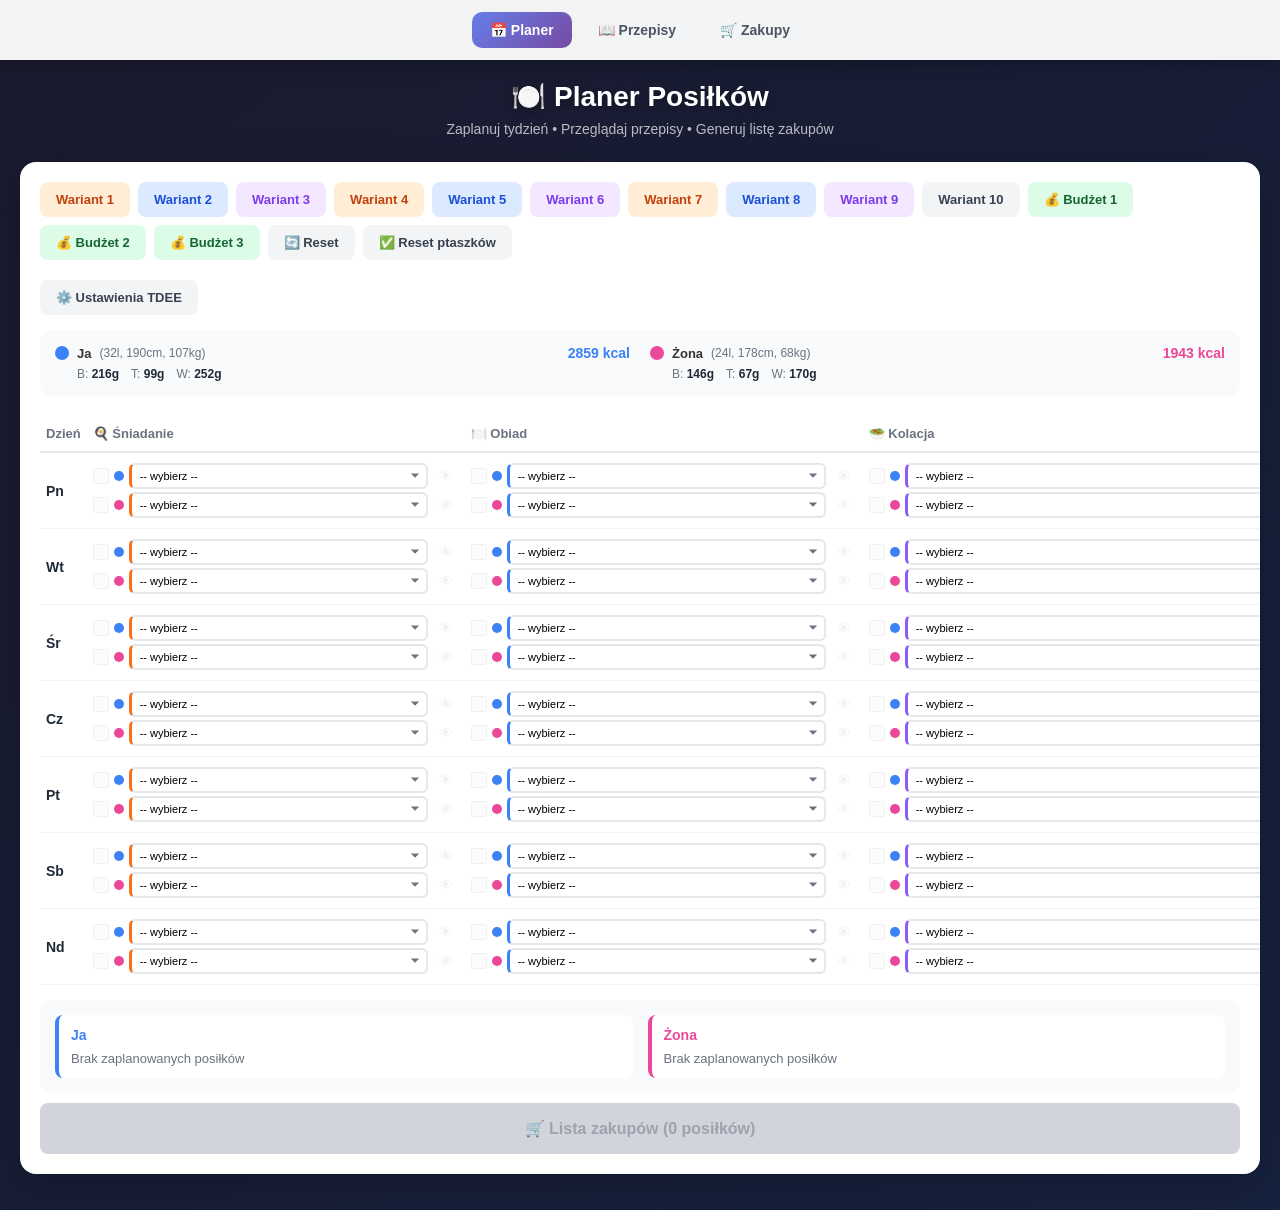
<file: Planer_Posilkow.html>
<!DOCTYPE html>
<html lang="pl">
<head>
    <meta charset="UTF-8">
    <meta name="viewport" content="width=device-width, initial-scale=1.0, maximum-scale=5.0, user-scalable=yes">
    <meta name="apple-mobile-web-app-capable" content="yes">
    <meta name="mobile-web-app-capable" content="yes">
    <title>Planer Posiłków</title>
    <style>
        * { margin: 0; padding: 0; box-sizing: border-box; }
        body { 
            font-family: -apple-system, BlinkMacSystemFont, 'Segoe UI', Roboto, sans-serif;
            background: linear-gradient(135deg, #1a1a2e 0%, #16213e 100%);
            min-height: 100vh;
            color: #333;
        }
        
        /* NAWIGACJA */
        .nav {
            background: rgba(255,255,255,0.95);
            padding: 12px 15px;
            display: flex;
            justify-content: center;
            gap: 8px;
            box-shadow: 0 2px 20px rgba(0,0,0,0.3);
            position: sticky;
            top: 0;
            z-index: 100;
            flex-wrap: wrap;
        }
        .nav-btn {
            padding: 10px 18px;
            border: none;
            border-radius: 10px;
            font-weight: 600;
            cursor: pointer;
            font-size: 14px;
            transition: all 0.2s;
            background: #f3f4f6;
            color: #4b5563;
        }
        .nav-btn:hover { background: #e5e7eb; }
        .nav-btn.active { background: linear-gradient(135deg, #667eea 0%, #764ba2 100%); color: white; }
        
        .container { max-width: 1500px; margin: 0 auto; padding: 20px; }
        
        h1 { 
            color: white; 
            text-align: center; 
            margin-bottom: 8px;
            font-size: 28px;
            text-shadow: 0 2px 10px rgba(0,0,0,0.3);
        }
        .subtitle {
            color: rgba(255,255,255,0.7);
            text-align: center;
            margin-bottom: 25px;
            font-size: 14px;
        }
        
        .card {
            background: white;
            border-radius: 16px;
            padding: 20px;
            margin-bottom: 16px;
            box-shadow: 0 10px 40px rgba(0,0,0,0.2);
            overflow-x: auto;
        }
        
        .section { display: none; }
        .section.active { display: block; }
        
        /* PRZYCISKI */
        .quick-buttons {
            display: flex;
            gap: 8px;
            flex-wrap: wrap;
            margin-bottom: 20px;
        }
        .btn {
            padding: 10px 16px;
            border: none;
            border-radius: 8px;
            font-weight: 600;
            cursor: pointer;
            font-size: 13px;
            transition: all 0.15s;
        }
        .btn:hover { transform: translateY(-2px); box-shadow: 0 4px 12px rgba(0,0,0,0.15); }
        .btn-orange { background: #ffedd5; color: #c2410c; }
        .btn-blue { background: #dbeafe; color: #1d4ed8; }
        .btn-purple { background: #f3e8ff; color: #7c3aed; }
        .btn-gray { background: #f3f4f6; color: #374151; }
        .btn-budget { background: #dcfce7; color: #166534; }
        .btn-green { background: linear-gradient(135deg, #22c55e 0%, #16a34a 100%); color: white; width: 100%; padding: 16px; font-size: 16px; margin-top: 10px; }
        .btn-green:disabled { background: #d1d5db; color: #9ca3af; cursor: not-allowed; transform: none; box-shadow: none; }
        .btn-share { background: linear-gradient(135deg, #8b5cf6 0%, #7c3aed 100%); color: white; }
        
        /* TABELA */
        .plan-table { width: 100%; border-collapse: collapse; min-width: 900px; }
        .plan-table th { 
            text-align: left; 
            padding: 10px 6px; 
            font-size: 13px;
            color: #6b7280;
            border-bottom: 2px solid #e5e7eb;
        }
        .plan-table td { 
            padding: 10px 6px; 
            border-bottom: 1px solid #f3f4f6;
            vertical-align: middle;
        }
        .day-name { font-weight: 700; color: #1f2937; font-size: 14px; }
        
        /* SELECT */
        .meal-select {
            width: 100%;
            padding: 8px 10px;
            border: 2px solid #e5e7eb;
            border-radius: 8px;
            font-size: 12px;
            cursor: pointer;
            background: white;
            transition: border-color 0.2s;
            appearance: none;
            background-image: url("data:image/svg+xml,%3Csvg xmlns='http://www.w3.org/2000/svg' width='12' height='12' viewBox='0 0 12 12'%3E%3Cpath fill='%236b7280' d='M6 8L1 3h10z'/%3E%3C/svg%3E");
            background-repeat: no-repeat;
            background-position: right 8px center;
            padding-right: 28px;
        }
        .meal-select:focus { outline: none; border-color: #8b5cf6; }
        .meal-select.breakfast { border-left: 4px solid #f97316; }
        .meal-select.lunch { border-left: 4px solid #3b82f6; }
        .meal-select.dinner { border-left: 4px solid #8b5cf6; }
        .meal-select.has-value.breakfast { background-color: #fff7ed; }
        .meal-select.has-value.lunch { background-color: #eff6ff; }
        .meal-select.has-value.dinner { background-color: #faf5ff; }
        
        .kcal-cell { text-align: right; font-weight: 700; font-size: 15px; }
        .kcal-value { color: #22c55e; }
        .kcal-empty { color: #d1d5db; }

        /* PANEL OSÓB */
        .persons-panel {
            display: flex;
            gap: 20px;
            padding: 15px;
            background: #f9fafb;
            border-radius: 12px;
            margin-bottom: 20px;
            flex-wrap: wrap;
        }
        .person-config {
            display: flex;
            align-items: center;
            gap: 10px;
            flex: 1;
            min-width: 200px;
        }
        .person-dot {
            width: 14px;
            height: 14px;
            border-radius: 50%;
            flex-shrink: 0;
        }
        .person-name {
            width: 80px;
            padding: 6px 10px;
            border: 2px solid #e5e7eb;
            border-radius: 6px;
            font-size: 13px;
            font-weight: 600;
        }
        .person-name:focus { outline: none; border-color: #8b5cf6; }
        .portion-slider {
            width: 80px;
            height: 6px;
            -webkit-appearance: none;
            appearance: none;
            background: #e5e7eb;
            border-radius: 3px;
            cursor: pointer;
        }
        .portion-slider::-webkit-slider-thumb {
            -webkit-appearance: none;
            width: 18px;
            height: 18px;
            background: linear-gradient(135deg, #667eea 0%, #764ba2 100%);
            border-radius: 50%;
            cursor: pointer;
        }
        .portion-value {
            font-weight: 700;
            font-size: 13px;
            color: #6b7280;
            min-width: 35px;
        }

        /* PODWÓJNE DROPDOWNY DLA OSÓB */
        .meal-cell-dual {
            display: flex;
            flex-direction: column;
            gap: 3px;
        }
        .person-meal-row {
            display: flex;
            align-items: center;
            gap: 5px;
        }
        .person-indicator {
            width: 10px;
            height: 10px;
            border-radius: 50%;
            flex-shrink: 0;
        }
        .meal-select-compact {
            flex: 1;
            padding: 5px 8px;
            border: 2px solid #e5e7eb;
            border-radius: 6px;
            font-size: 11px;
            cursor: pointer;
            background: white;
            transition: border-color 0.2s;
            appearance: none;
            background-image: url("data:image/svg+xml,%3Csvg xmlns='http://www.w3.org/2000/svg' width='10' height='10' viewBox='0 0 12 12'%3E%3Cpath fill='%236b7280' d='M6 8L1 3h10z'/%3E%3C/svg%3E");
            background-repeat: no-repeat;
            background-position: right 6px center;
            padding-right: 22px;
        }
        .meal-select-compact:focus { outline: none; border-color: #8b5cf6; }
        .meal-select-compact.breakfast { border-left: 3px solid #f97316; }
        .meal-select-compact.lunch { border-left: 3px solid #3b82f6; }
        .meal-select-compact.dinner { border-left: 3px solid #8b5cf6; }
        .meal-select-compact.has-value.breakfast { background-color: #fff7ed; }
        .meal-select-compact.has-value.lunch { background-color: #eff6ff; }
        .meal-select-compact.has-value.dinner { background-color: #faf5ff; }

        /* Style dla optgroup w dropdownach */
        .meal-select-compact optgroup {
            font-weight: bold;
            color: #374151;
            background: #f3f4f6;
            font-size: 11px;
        }
        .meal-select-compact option {
            font-weight: normal;
            padding-left: 10px;
            color: #1f2937;
        }

        /* KOLUMNY KALORII DLA OSÓB */
        .kcal-person {
            text-align: center;
            font-weight: 700;
            font-size: 13px;
            min-width: 50px;
        }
        .kcal-person.blue { color: #3b82f6; }
        .kcal-person.pink { color: #ec4899; }
        .kcal-person.empty { color: #d1d5db; }

        /* PANEL USTAWIEŃ TDEE */
        .settings-toggle {
            display: flex;
            align-items: center;
            gap: 8px;
            padding: 10px 16px;
            background: #f3f4f6;
            border: none;
            border-radius: 8px;
            cursor: pointer;
            font-weight: 600;
            font-size: 13px;
            color: #374151;
            margin-bottom: 15px;
            transition: all 0.2s;
        }
        .settings-toggle:hover { background: #e5e7eb; }
        .settings-toggle.active { background: #dbeafe; color: #1d4ed8; }
        .settings-panel {
            display: none;
            background: #f9fafb;
            border-radius: 12px;
            padding: 20px;
            margin-bottom: 20px;
        }
        .settings-panel.active { display: block; }
        .settings-grid {
            display: grid;
            grid-template-columns: repeat(auto-fit, minmax(280px, 1fr));
            gap: 20px;
        }
        .person-settings {
            background: white;
            border-radius: 10px;
            padding: 15px;
            border-left: 4px solid;
        }
        .person-settings.blue { border-color: #3b82f6; }
        .person-settings.pink { border-color: #ec4899; }
        .person-settings h4 {
            margin-bottom: 12px;
            font-size: 14px;
            display: flex;
            align-items: center;
            gap: 8px;
        }
        .settings-row {
            display: flex;
            gap: 10px;
            margin-bottom: 10px;
            flex-wrap: wrap;
        }
        .settings-field {
            display: flex;
            flex-direction: column;
            gap: 4px;
            flex: 1;
            min-width: 70px;
        }
        .settings-field label {
            font-size: 11px;
            color: #6b7280;
            text-transform: uppercase;
        }
        .settings-field input,
        .settings-field select {
            padding: 8px;
            border: 2px solid #e5e7eb;
            border-radius: 6px;
            font-size: 13px;
            font-weight: 600;
        }
        .settings-field input:focus,
        .settings-field select:focus {
            outline: none;
            border-color: #8b5cf6;
        }
        .tdee-result {
            background: #f3f4f6;
            padding: 10px;
            border-radius: 8px;
            margin-top: 10px;
            font-size: 12px;
            line-height: 1.6;
        }
        .tdee-result strong {
            color: #1f2937;
        }

        /* PODSUMOWANIE KALORII */
        .kcal-summary {
            display: flex;
            gap: 15px;
            margin-top: 15px;
            padding: 15px;
            background: #f9fafb;
            border-radius: 12px;
            flex-wrap: wrap;
        }
        .person-summary {
            flex: 1;
            min-width: 200px;
            padding: 12px;
            background: white;
            border-radius: 8px;
            border-left: 4px solid;
        }
        .person-summary.blue { border-color: #3b82f6; }
        .person-summary.pink { border-color: #ec4899; }
        .person-summary-header {
            display: flex;
            justify-content: space-between;
            align-items: center;
            margin-bottom: 8px;
        }
        .person-summary-name {
            font-weight: 700;
            font-size: 14px;
        }
        .person-summary-name.blue { color: #3b82f6; }
        .person-summary-name.pink { color: #ec4899; }
        .person-summary-percent {
            font-weight: 700;
            font-size: 13px;
            padding: 4px 8px;
            border-radius: 6px;
        }
        .person-summary-percent.good { background: #dcfce7; color: #16a34a; }
        .person-summary-percent.over { background: #fee2e2; color: #dc2626; }
        .person-summary-percent.under { background: #fef3c7; color: #d97706; }
        .person-summary-values {
            font-size: 13px;
            color: #6b7280;
        }
        .person-summary-values strong {
            color: #1f2937;
        }
        .progress-bar {
            height: 6px;
            background: #e5e7eb;
            border-radius: 3px;
            margin-top: 8px;
            overflow: hidden;
        }
        .progress-fill {
            height: 100%;
            border-radius: 3px;
            transition: width 0.3s;
        }
        .progress-fill.blue { background: #3b82f6; }
        .progress-fill.pink { background: #ec4899; }
        .progress-fill.over { background: #dc2626; }

        /* NAGŁÓWKI TABELI Z CELEM */
        .kcal-header {
            font-size: 11px;
            text-align: center;
        }
        .kcal-header-target {
            font-weight: 700;
            font-size: 12px;
        }

        /* ALERT LOADED */
        .loaded-alert {
            background: linear-gradient(135deg, #22c55e 0%, #16a34a 100%);
            color: white;
            padding: 15px 20px;
            border-radius: 12px;
            margin-bottom: 20px;
            display: flex;
            align-items: center;
            gap: 15px;
            flex-wrap: wrap;
        }
        .loaded-alert span { flex: 1; }
        .loaded-alert .btn { background: white; color: #16a34a; }
        
        /* LISTA ZAKUPÓW */
        .list-header {
            display: flex;
            justify-content: space-between;
            align-items: center;
            margin-bottom: 20px;
            flex-wrap: wrap;
            gap: 10px;
        }
        .list-header h2 { color: #16a34a; font-size: 22px; }
        
        .category {
            background: #f9fafb;
            border-radius: 12px;
            padding: 16px;
            margin-bottom: 12px;
        }
        .category h3 {
            font-size: 16px;
            color: #374151;
            margin-bottom: 12px;
            padding-bottom: 8px;
            border-bottom: 2px solid #e5e7eb;
        }
        .item {
            display: flex;
            align-items: center;
            gap: 12px;
            padding: 10px 0;
            border-bottom: 1px solid #e5e7eb;
        }
        .item:last-child { border-bottom: none; }
        .item input[type="checkbox"] {
            width: 22px;
            height: 22px;
            cursor: pointer;
            accent-color: #22c55e;
        }
        .item-name { flex: 1; color: #374151; font-size: 14px; }
        .item-name.checked { text-decoration: line-through; color: #9ca3af; }
        .item-amount {
            background: #dcfce7;
            color: #16a34a;
            padding: 5px 12px;
            border-radius: 8px;
            font-weight: 700;
            font-size: 13px;
        }

        /* PANEL FILTRÓW ZAKUPÓW */
        .shopping-filters {
            background: #f8fafc;
            border-radius: 12px;
            padding: 20px;
            margin-bottom: 20px;
        }
        .shopping-filter-section {
            margin-bottom: 15px;
        }
        .shopping-filter-section:last-child {
            margin-bottom: 0;
        }
        .shopping-filter-section h4 {
            margin: 0 0 10px 0;
            font-size: 14px;
            color: #374151;
        }
        .shopping-days-grid {
            display: grid;
            grid-template-columns: repeat(7, 1fr);
            gap: 8px;
            margin-bottom: 10px;
        }
        .shopping-day-checkbox {
            display: flex;
            flex-direction: column;
            align-items: center;
            padding: 10px 4px;
            background: white;
            border: 2px solid #e5e7eb;
            border-radius: 8px;
            cursor: pointer;
            transition: all 0.2s;
            user-select: none;
        }
        .shopping-day-checkbox:hover {
            border-color: #3b82f6;
        }
        .shopping-day-checkbox.selected {
            background: #3b82f6;
            border-color: #3b82f6;
            color: white;
        }
        .shopping-day-checkbox input {
            display: none;
        }
        .shopping-day-name {
            font-size: 12px;
            font-weight: 600;
        }
        .shopping-quick-btns {
            display: flex;
            gap: 8px;
            flex-wrap: wrap;
        }
        .shopping-quick-btns button {
            padding: 6px 12px;
            font-size: 12px;
            background: white;
            border: 1px solid #d1d5db;
            border-radius: 6px;
            cursor: pointer;
            transition: all 0.2s;
        }
        .shopping-quick-btns button:hover {
            background: #f3f4f6;
            border-color: #3b82f6;
        }
        .shopping-meals-grid {
            display: flex;
            gap: 12px;
            flex-wrap: wrap;
        }
        .shopping-meal-checkbox {
            display: flex;
            align-items: center;
            gap: 8px;
            padding: 10px 16px;
            background: white;
            border: 2px solid #e5e7eb;
            border-radius: 8px;
            cursor: pointer;
            transition: all 0.2s;
            user-select: none;
        }
        .shopping-meal-checkbox:hover {
            border-color: #10b981;
        }
        .shopping-meal-checkbox:has(input:checked) {
            border-color: #10b981;
            background: #ecfdf5;
        }
        .shopping-meal-checkbox input {
            display: none;
        }
        .shopping-meal-checkbox .meal-label {
            font-weight: 500;
        }
        .shopping-meal-checkbox .meal-label.breakfast { color: #f97316; }
        .shopping-meal-checkbox .meal-label.lunch { color: #3b82f6; }
        .shopping-meal-checkbox .meal-label.dinner { color: #8b5cf6; }
        .shopping-summary {
            text-align: center;
            padding: 12px;
            background: #e0f2fe;
            border-radius: 8px;
            font-size: 14px;
            color: #0369a1;
            margin-top: 15px;
        }

        /* PRZEPISY */
        .recipes-grid {
            display: grid;
            grid-template-columns: repeat(auto-fill, minmax(280px, 1fr));
            gap: 16px;
        }
        .recipe-card {
            background: white;
            border-radius: 16px;
            overflow: hidden;
            box-shadow: 0 4px 20px rgba(0,0,0,0.1);
            transition: transform 0.2s, box-shadow 0.2s;
            cursor: pointer;
        }
        .recipe-card:hover {
            transform: translateY(-5px);
            box-shadow: 0 10px 40px rgba(0,0,0,0.15);
        }
        .recipe-header {
            padding: 16px;
            color: white;
        }
        .recipe-header.breakfast { background: linear-gradient(135deg, #f97316 0%, #ea580c 100%); }
        .recipe-header.lunch { background: linear-gradient(135deg, #3b82f6 0%, #2563eb 100%); }
        .recipe-header.dinner { background: linear-gradient(135deg, #8b5cf6 0%, #7c3aed 100%); }
        
        .recipe-type {
            font-size: 11px;
            text-transform: uppercase;
            letter-spacing: 1px;
            opacity: 0.9;
            margin-bottom: 4px;
        }
        .recipe-name {
            font-size: 17px;
            font-weight: 700;
        }
        .recipe-body {
            padding: 16px;
        }
        .recipe-macros {
            display: flex;
            gap: 10px;
            margin-bottom: 12px;
            flex-wrap: wrap;
        }
        .macro {
            background: #f3f4f6;
            padding: 6px 10px;
            border-radius: 6px;
            font-size: 12px;
        }
        .macro strong { color: #1f2937; }
        .recipe-preview {
            color: #6b7280;
            font-size: 13px;
            line-height: 1.4;
        }
        
        /* FILTER TABS */
        .filter-tabs {
            display: flex;
            gap: 8px;
            margin-bottom: 20px;
            flex-wrap: wrap;
        }
        .filter-tab {
            padding: 8px 16px;
            border: 2px solid #e5e7eb;
            border-radius: 8px;
            background: white;
            cursor: pointer;
            font-weight: 600;
            font-size: 13px;
            transition: all 0.2s;
        }
        .filter-tab:hover { border-color: #d1d5db; }
        .filter-tab.active { border-color: #8b5cf6; background: #faf5ff; color: #7c3aed; }

        /* WYSZUKIWARKA PRZEPISÓW */
        .search-container {
            position: relative;
            margin-bottom: 20px;
            max-width: 400px;
        }
        .recipe-search-input {
            width: 100%;
            padding: 12px 40px 12px 16px;
            border: 2px solid #e5e7eb;
            border-radius: 8px;
            font-size: 16px;
            transition: border-color 0.2s;
            box-sizing: border-box;
        }
        .recipe-search-input:focus {
            outline: none;
            border-color: #3b82f6;
        }
        .search-clear-btn {
            position: absolute;
            right: 10px;
            top: 50%;
            transform: translateY(-50%);
            background: none;
            border: none;
            color: #9ca3af;
            cursor: pointer;
            font-size: 18px;
            display: none;
        }
        .search-clear-btn.visible { display: block; }
        .no-results {
            text-align: center;
            padding: 40px;
            color: #6b7280;
            grid-column: 1 / -1;
        }
        .no-results button {
            margin-top: 15px;
            padding: 8px 16px;
            background: #3b82f6;
            color: white;
            border: none;
            border-radius: 8px;
            cursor: pointer;
        }

        /* MODAL PRZEPISU */
        .modal-overlay {
            display: none;
            position: fixed;
            top: 0; left: 0; right: 0; bottom: 0;
            background: rgba(0,0,0,0.7);
            z-index: 200;
            padding: 20px;
            overflow-y: auto;
        }
        .modal-overlay.active { display: flex; justify-content: center; align-items: flex-start; }
        
        .modal {
            background: white;
            border-radius: 20px;
            max-width: 600px;
            width: 100%;
            margin: 30px auto;
            overflow: hidden;
            box-shadow: 0 20px 60px rgba(0,0,0,0.3);
        }
        .modal-header {
            padding: 25px;
            color: white;
        }
        .modal-header.breakfast { background: linear-gradient(135deg, #f97316 0%, #ea580c 100%); }
        .modal-header.lunch { background: linear-gradient(135deg, #3b82f6 0%, #2563eb 100%); }
        .modal-header.dinner { background: linear-gradient(135deg, #8b5cf6 0%, #7c3aed 100%); }
        
        .modal-close {
            float: right;
            background: rgba(255,255,255,0.2);
            border: none;
            color: white;
            width: 36px;
            height: 36px;
            border-radius: 50%;
            font-size: 22px;
            cursor: pointer;
            transition: background 0.2s;
        }
        .modal-close:hover { background: rgba(255,255,255,0.3); }
        
        .modal-type {
            font-size: 12px;
            text-transform: uppercase;
            letter-spacing: 1px;
            opacity: 0.9;
            margin-bottom: 6px;
        }
        .modal-name {
            font-size: 24px;
            font-weight: 700;
        }
        
        .modal-body {
            padding: 25px;
        }
        .modal-macros {
            display: flex;
            gap: 12px;
            margin-bottom: 25px;
            flex-wrap: wrap;
        }
        .modal-macro {
            background: #f3f4f6;
            padding: 10px 16px;
            border-radius: 10px;
            text-align: center;
        }
        .modal-macro-value {
            font-size: 20px;
            font-weight: 700;
            color: #1f2937;
        }
        .modal-macro-label {
            font-size: 11px;
            color: #6b7280;
            text-transform: uppercase;
        }
        
        .modal-section {
            margin-bottom: 20px;
        }
        .modal-section h3 {
            font-size: 16px;
            color: #1f2937;
            margin-bottom: 12px;
            padding-bottom: 8px;
            border-bottom: 2px solid #e5e7eb;
        }
        .modal-section ul {
            list-style: none;
        }
        .modal-section li {
            padding: 8px 0;
            border-bottom: 1px solid #f3f4f6;
            display: flex;
            align-items: center;
            gap: 10px;
            font-size: 14px;
        }
        .modal-section li:last-child { border-bottom: none; }
        .modal-section li::before {
            content: "•";
            color: #8b5cf6;
            font-weight: bold;
            font-size: 18px;
        }
        
        .modal-steps li {
            counter-increment: step;
            padding-left: 0;
        }
        .modal-steps {
            counter-reset: step;
        }
        .modal-steps li::before {
            content: counter(step);
            background: linear-gradient(135deg, #667eea 0%, #764ba2 100%);
            color: white;
            min-width: 26px;
            height: 26px;
            border-radius: 50%;
            display: flex;
            align-items: center;
            justify-content: center;
            font-size: 13px;
            font-weight: 600;
        }
        
        /* PRZEŁĄCZNIK OSÓB W MODALU */
        .modal-persons-toggle {
            display: flex;
            gap: 8px;
            margin-bottom: 15px;
            background: #f3f4f6;
            padding: 6px;
            border-radius: 10px;
        }
        .modal-person-btn {
            flex: 1;
            padding: 10px 12px;
            border: none;
            border-radius: 8px;
            font-weight: 600;
            font-size: 13px;
            cursor: pointer;
            background: transparent;
            color: #6b7280;
            transition: all 0.2s;
            display: flex;
            align-items: center;
            justify-content: center;
            gap: 6px;
        }
        .modal-person-btn:hover { background: rgba(255,255,255,0.5); }
        .modal-person-btn.active {
            background: white;
            box-shadow: 0 2px 8px rgba(0,0,0,0.1);
        }
        .modal-person-btn.active.blue { color: #3b82f6; }
        .modal-person-btn.active.pink { color: #ec4899; }
        .modal-person-btn.active.both { color: #7c3aed; }
        .modal-person-dot {
            width: 10px;
            height: 10px;
            border-radius: 50%;
        }
        .modal-multiplier {
            font-size: 11px;
            color: #9ca3af;
            text-align: center;
            margin-bottom: 15px;
        }

        /* PRZYCISK PODGLĄDU PRZEPISU */
        .preview-btn {
            background: none;
            border: none;
            cursor: pointer;
            padding: 2px 6px;
            font-size: 14px;
            opacity: 0.6;
            transition: opacity 0.2s;
        }
        .preview-btn:hover {
            opacity: 1;
        }
        .preview-btn:disabled {
            opacity: 0.2;
            cursor: default;
        }

        .hidden { display: none; }

        /* CHECKBOX DLA ZJEDZONYCH POSIŁKÓW */
        .eaten-checkbox {
            width: 16px;
            height: 16px;
            cursor: pointer;
            accent-color: #22c55e;
            flex-shrink: 0;
        }
        .eaten-checkbox:disabled {
            opacity: 0.3;
            cursor: default;
        }
        .person-meal-row.eaten {
            background-color: #f0fdf4;
            border-radius: 4px;
            padding: 2px 4px;
            margin: -2px -4px;
        }
        .person-meal-row.eaten .meal-select-compact {
            opacity: 0.6;
            text-decoration: line-through;
        }
        .kcal-split {
            display: flex;
            flex-direction: column;
            align-items: center;
            gap: 1px;
        }
        .kcal-eaten {
            color: #22c55e;
            font-weight: 700;
        }
        .kcal-planned {
            color: #9ca3af;
            font-size: 10px;
        }
        .eaten-summary {
            margin-top: 8px;
            padding-top: 8px;
            border-top: 1px dashed #e5e7eb;
        }
        .eaten-progress-bar {
            height: 4px;
            background: #e5e7eb;
            border-radius: 2px;
            margin-top: 4px;
        }
        .eaten-progress-fill {
            height: 100%;
            background: #22c55e;
            border-radius: 2px;
            transition: width 0.3s;
        }

        /* SERDUSZKA - ULUBIONE PRZEPISY */
        .favorite-btn {
            position: absolute;
            top: 10px;
            right: 10px;
            background: rgba(255,255,255,0.9);
            border: none;
            border-radius: 50%;
            width: 32px;
            height: 32px;
            cursor: pointer;
            font-size: 16px;
            display: flex;
            align-items: center;
            justify-content: center;
            transition: all 0.2s;
            box-shadow: 0 2px 8px rgba(0,0,0,0.1);
            z-index: 10;
        }
        .favorite-btn:hover {
            transform: scale(1.15);
            box-shadow: 0 4px 12px rgba(0,0,0,0.2);
        }
        .favorite-btn.active {
            background: #fef2f2;
        }
        .recipe-header {
            position: relative;
        }
        .filter-tab.favorites {
            background: #fef2f2;
            border-color: #fecaca;
            color: #dc2626;
        }
        .filter-tab.favorites:hover {
            background: #fee2e2;
        }
        .filter-tab.favorites.active {
            background: #fee2e2;
            border-color: #ef4444;
            color: #dc2626;
        }
        .no-favorites {
            grid-column: 1 / -1;
            text-align: center;
            padding: 40px;
            color: #9ca3af;
        }
        .no-favorites-icon {
            font-size: 48px;
            margin-bottom: 16px;
        }
        .no-favorites-text {
            font-size: 16px;
        }
        .no-favorites-hint {
            font-size: 14px;
            margin-top: 8px;
        }

        /* RESPONSYWNOŚĆ - Tablet */
        @media (max-width: 1024px) {
            .container { max-width: 100%; padding: 15px; }
            .plan-table { min-width: 800px; }
        }

        /* RESPONSYWNOŚĆ - iPhone 14 Pro Max i podobne (430px szerokości) */
        @media (max-width: 500px) {
            /* Nawigacja */
            .nav { padding: 8px; gap: 4px; }
            .nav-btn { padding: 8px 10px; font-size: 11px; }

            /* Kontener i karty */
            .container { padding: 10px; }
            .card { padding: 12px; overflow-x: auto; }
            h1 { font-size: 20px; }
            .subtitle { font-size: 12px; }

            /* Przyciski wariantów */
            .quick-buttons { gap: 5px; }
            .quick-buttons .btn {
                padding: 8px 10px;
                font-size: 11px;
                flex: 1 1 calc(33% - 5px);
                min-width: 90px;
            }

            /* Tabela planera - scroll poziomy */
            .plan-table { min-width: 600px; font-size: 10px; }
            .plan-table th { padding: 6px 4px; font-size: 10px; }
            .plan-table td { padding: 5px 3px; }
            .day-name { font-size: 11px; }

            /* Dropdowny posiłków */
            .meal-select-compact {
                padding: 4px 6px;
                font-size: 9px;
                padding-right: 18px;
                background-position: right 4px center;
            }
            .person-indicator { width: 8px; height: 8px; }
            .person-meal-row { gap: 3px; }
            .preview-btn { font-size: 12px; padding: 2px 4px; }

            /* Kolumny kalorii */
            .kcal-person { font-size: 11px !important; padding: 4px 2px !important; }

            /* Panel osób/ustawień */
            .persons-panel {
                flex-direction: column;
                gap: 12px;
                padding: 10px;
            }
            .person-config {
                min-width: 100%;
                flex-wrap: wrap;
                gap: 8px;
            }
            .person-name { width: 70px; font-size: 12px; padding: 5px 8px; }
            .portion-slider { width: 60px; }
            .portion-value { font-size: 11px; }

            /* Panel ustawień TDEE */
            .settings-panel { padding: 12px; }
            .settings-panel .input-group { flex-direction: column; gap: 8px; }
            .settings-panel input, .settings-panel select {
                width: 100%;
                font-size: 14px;
                padding: 10px;
            }
            .settings-toggle { font-size: 12px; padding: 8px 12px; }

            /* Podsumowanie kalorii */
            .kcal-summary {
                flex-direction: column;
                gap: 8px;
                padding: 12px;
            }
            .kcal-summary-item {
                padding: 8px 12px;
                font-size: 12px;
            }

            /* Przepisy */
            .recipes-grid { grid-template-columns: 1fr; gap: 12px; }
            .recipe-card { padding: 12px; }
            .recipe-name { font-size: 14px; }
            .recipe-macros { gap: 8px; }
            .macro { padding: 4px 8px; font-size: 11px; }

            /* Modal przepisu */
            .modal {
                width: 95%;
                max-height: 90vh;
                margin: 5vh auto;
                -webkit-transform: translateZ(0);
                transform: translateZ(0);
            }
            .modal-header { padding: 15px; }
            .modal-name { font-size: 18px; }
            .modal-body {
                padding: 15px;
                max-height: calc(90vh - 120px);
                overflow-y: auto;
                -webkit-overflow-scrolling: touch;
            }
            .modal-overlay.active {
                -webkit-overflow-scrolling: touch;
            }
            .modal-macros { gap: 8px; }
            .modal-macro { padding: 8px 10px; }
            .modal-macro-value { font-size: 16px; }
            .modal-persons-toggle { flex-direction: column; gap: 6px; }
            .modal-person-btn { padding: 10px; font-size: 12px; }

            /* Lista zakupów */
            .shopping-list { padding: 12px; }
            .shopping-category h3 { font-size: 14px; }
            .shopping-item { font-size: 13px; padding: 8px 0; }

            /* Filtry zakupów - mobilne */
            .shopping-filters { padding: 15px; }
            .shopping-days-grid { grid-template-columns: repeat(4, 1fr); }
            .shopping-day-name { font-size: 10px; }
            .shopping-day-checkbox { padding: 8px 2px; }
            .shopping-meals-grid { flex-direction: column; gap: 8px; }
            .shopping-meal-checkbox { justify-content: center; }
            .shopping-quick-btns { justify-content: center; }
            .shopping-quick-btns button { padding: 5px 10px; font-size: 11px; }
            .shopping-summary { font-size: 12px; padding: 10px; }

            /* Przyciski akcji */
            .btn-green { padding: 12px; font-size: 14px; }
            .btn-share { padding: 10px 15px; font-size: 12px; }

            /* Alert */
            .loaded-alert {
                flex-direction: column;
                gap: 10px;
                padding: 12px;
                font-size: 13px;
            }
        }

        /* RESPONSYWNOŚĆ - Bardzo małe ekrany (iPhone SE, itp.) */
        @media (max-width: 380px) {
            .nav-btn { padding: 6px 8px; font-size: 10px; }
            h1 { font-size: 18px; }
            .quick-buttons .btn {
                flex: 1 1 calc(50% - 5px);
                font-size: 10px;
                padding: 6px 8px;
            }
            .plan-table { min-width: 550px; }
            .meal-select-compact { font-size: 8px; }
        }

        /* RESPONSYWNOŚĆ - iPhone poziomo */
        @media (max-height: 500px) and (orientation: landscape) {
            .nav { padding: 5px; }
            .nav-btn { padding: 6px 10px; }
            h1 { font-size: 18px; margin-bottom: 5px; }
            .subtitle { display: none; }
            .container { padding: 8px; }
            .card { padding: 10px; }
            .quick-buttons { margin-bottom: 10px; }
            .quick-buttons .btn { padding: 6px 10px; font-size: 10px; }
            .plan-table { min-width: 700px; }
            .settings-panel { max-height: 200px; overflow-y: auto; }

            /* Modal w poziomie */
            .modal {
                max-height: 95vh;
                margin: 2vh auto;
            }
            .modal-body {
                max-height: 60vh;
                overflow-y: auto;
            }
        }
    </style>
</head>
<body>
    <nav class="nav">
        <button class="nav-btn active" onclick="showSection('planner', this)">📅 Planer</button>
        <button class="nav-btn" onclick="showSection('recipes', this)">📖 Przepisy</button>
        <button class="nav-btn" onclick="showSection('shopping', this)">🛒 Zakupy</button>
    </nav>

    <div class="container">
        <h1>🍽️ Planer Posiłków</h1>
        <p class="subtitle">Zaplanuj tydzień • Przeglądaj przepisy • Generuj listę zakupów</p>
        
        <!-- ALERT: Plan załadowany z linku -->
        <div id="loaded-alert" class="loaded-alert" style="display: none;">
            <span>✅ Plan został załadowany z linku!</span>
            <button class="btn" onclick="hideLoadedAlert()">OK</button>
        </div>
        
        <!-- SEKCJA: PLANER -->
        <div id="section-planner" class="section active">
            <div class="card">
                <div class="quick-buttons">
                    <button class="btn btn-orange" onclick="fillAllWith(1)">Wariant 1</button>
                    <button class="btn btn-blue" onclick="fillAllWith(2)">Wariant 2</button>
                    <button class="btn btn-purple" onclick="fillAllWith(3)">Wariant 3</button>
                    <button class="btn btn-orange" onclick="fillAllWith(4)">Wariant 4</button>
                    <button class="btn btn-blue" onclick="fillAllWith(5)">Wariant 5</button>
                    <button class="btn btn-purple" onclick="fillAllWith(6)">Wariant 6</button>
                    <button class="btn btn-orange" onclick="fillAllWith(7)">Wariant 7</button>
                    <button class="btn btn-blue" onclick="fillAllWith(8)">Wariant 8</button>
                    <button class="btn btn-purple" onclick="fillAllWith(9)">Wariant 9</button>
                    <button class="btn btn-gray" onclick="fillAllWith(10)">Wariant 10</button>
                    <button class="btn btn-budget" onclick="fillAllWith(11)">💰 Budżet 1</button>
                    <button class="btn btn-budget" onclick="fillAllWith(12)">💰 Budżet 2</button>
                    <button class="btn btn-budget" onclick="fillAllWith(13)">💰 Budżet 3</button>
                    <button class="btn btn-gray" onclick="resetPlan()">🔄 Reset</button>
                    <button class="btn btn-gray" onclick="resetEatenStatus()">✅ Reset ptaszków</button>
                </div>

                <!-- Przycisk toggle ustawień -->
                <button class="settings-toggle" id="settings-toggle" onclick="toggleSettings()">
                    ⚙️ Ustawienia TDEE
                </button>

                <!-- Panel ustawień TDEE -->
                <div class="settings-panel" id="settings-panel"></div>

                <!-- Podsumowanie osób (kompaktowe) -->
                <div class="persons-panel" id="persons-panel"></div>

                <table class="plan-table">
                    <thead>
                        <tr>
                            <th style="width: 50px;">Dzień</th>
                            <th>🍳 Śniadanie</th>
                            <th>🍽️ Obiad</th>
                            <th>🥗 Kolacja</th>
                            <th id="kcal-header-1" class="kcal-header" style="width: 55px;"></th>
                            <th id="kcal-header-2" class="kcal-header" style="width: 55px;"></th>
                        </tr>
                    </thead>
                    <tbody id="plan-table-body"></tbody>
                </table>

                <!-- Podsumowanie kalorii -->
                <div class="kcal-summary" id="kcal-summary"></div>

                <button class="btn btn-green" id="generate-btn" onclick="showSection('shopping')" disabled>
                    🛒 Lista zakupów (0 posiłków)
                </button>
            </div>
        </div>
        
        <!-- SEKCJA: PRZEPISY -->
        <div id="section-recipes" class="section">
            <div class="card">
                <div class="filter-tabs">
                    <button class="filter-tab active" onclick="filterRecipes('all', this)">Wszystkie</button>
                    <button class="filter-tab favorites" onclick="filterRecipes('favorites', this)">❤️ Ulubione</button>
                    <button class="filter-tab" onclick="filterRecipes('breakfast', this)">🍳 Śniadania</button>
                    <button class="filter-tab" onclick="filterRecipes('lunch', this)">🍽️ Obiady</button>
                    <button class="filter-tab" onclick="filterRecipes('dinner', this)">🥗 Kolacje</button>
                </div>
                <div class="search-container">
                    <input type="text"
                           id="recipeSearch"
                           class="recipe-search-input"
                           placeholder="Szukaj przepisu po nazwie..."
                           oninput="searchRecipes(this.value)">
                    <button class="search-clear-btn" onclick="clearSearch()">✕</button>
                </div>
                <div class="recipes-grid" id="recipes-grid"></div>
            </div>
        </div>
        
        <!-- SEKCJA: LISTA ZAKUPÓW -->
        <div id="section-shopping" class="section">
            <div class="card">
                <div class="list-header">
                    <h2>🛒 Lista zakupów</h2>
                    <button class="btn btn-share" onclick="copyShoppingList()">📋 Kopiuj listę</button>
                </div>
                <p id="shopping-info" style="color: #6b7280; margin-bottom: 15px;"></p>

                <!-- Panel filtrów zakupów -->
                <div class="shopping-filters">
                    <div class="shopping-filter-section">
                        <h4>📅 Wybierz dni:</h4>
                        <div class="shopping-days-grid" id="shopping-days"></div>
                        <div class="shopping-quick-btns">
                            <button onclick="selectAllDays()">Wszystkie</button>
                            <button onclick="selectWeekdays()">Pon-Pt</button>
                            <button onclick="selectWeekend()">Sob-Nd</button>
                            <button onclick="deselectAllDays()">Odznacz</button>
                        </div>
                    </div>
                    <div class="shopping-filter-section">
                        <h4>🍽️ Wybierz posiłki:</h4>
                        <div class="shopping-meals-grid" id="shopping-meals">
                            <label class="shopping-meal-checkbox">
                                <input type="checkbox" id="meal-breakfast" checked onchange="toggleShoppingMealType('breakfast')">
                                <span class="meal-label breakfast">🍳 Śniadania</span>
                            </label>
                            <label class="shopping-meal-checkbox">
                                <input type="checkbox" id="meal-lunch" checked onchange="toggleShoppingMealType('lunch')">
                                <span class="meal-label lunch">🍲 Obiady</span>
                            </label>
                            <label class="shopping-meal-checkbox">
                                <input type="checkbox" id="meal-dinner" checked onchange="toggleShoppingMealType('dinner')">
                                <span class="meal-label dinner">🥗 Kolacje</span>
                            </label>
                        </div>
                    </div>
                    <div class="shopping-summary" id="shopping-summary"></div>
                </div>

                <div id="shopping-list"></div>
            </div>
        </div>
    </div>
    
    <!-- MODAL: PRZEPIS -->
    <div class="modal-overlay" id="modal-overlay" onclick="closeModal(event)">
        <div class="modal" onclick="event.stopPropagation()">
            <div class="modal-header" id="modal-header">
                <button class="modal-close" onclick="closeModal()">&times;</button>
                <div class="modal-type" id="modal-type"></div>
                <div class="modal-name" id="modal-name"></div>
            </div>
            <div class="modal-body">
                <div class="modal-persons-toggle" id="modal-persons-toggle"></div>
                <div class="modal-multiplier" id="modal-multiplier"></div>
                <div class="modal-macros" id="modal-macros"></div>
                <div class="modal-section">
                    <h3>📝 Składniki</h3>
                    <ul id="modal-ingredients"></ul>
                </div>
                <div class="modal-section">
                    <h3>👨‍🍳 Przygotowanie</h3>
                    <ul class="modal-steps" id="modal-steps"></ul>
                </div>
            </div>
        </div>
    </div>

    <script>
        // ===========================================
        // BAZA PRZEPISÓW
        // ===========================================
        const recipes = {
            breakfast: [
                {
                    id: 'b1',
                    name: "Jajecznica z szynką + kanapki",
                    category: "🍳 Jajka",
                    kcal: 820, protein: 62, fat: 28, carbs: 72,
                    ingredients: [
                        { item: "Jajka", amount: 4, unit: "szt" },
                        { item: "Szynka z indyka", amount: 150, unit: "g" },
                        { item: "Chleb żytni razowy", amount: 3, unit: "kromki" },
                        { item: "Masło", amount: 8, unit: "g" },
                        { item: "Pomidor", amount: 1, unit: "szt" },
                        { item: "Serek wiejski", amount: 100, unit: "g" }
                    ],
                    steps: [
                        "Rozgrzej patelnię z masłem na średnim ogniu.",
                        "Wbij jajka i mieszaj łopatką do ścięcia.",
                        "Pod koniec dodaj pokrojoną szynkę.",
                        "Dopraw solą i pieprzem.",
                        "Podawaj z chlebem, serkiem wiejskim i pomidorem."
                    ]
                },
                {
                    id: 'b2',
                    name: "Tosty z jajkiem i serem",
                    category: "🍳 Jajka",
                    kcal: 820, protein: 62, fat: 28, carbs: 72,
                    ingredients: [
                        { item: "Chleb tostowy pełnoziarnisty", amount: 4, unit: "kromki" },
                        { item: "Jajka", amount: 4, unit: "szt" },
                        { item: "Ser żółty (gouda)", amount: 60, unit: "g" },
                        { item: "Szynka z kurczaka", amount: 120, unit: "g" },
                        { item: "Masło", amount: 10, unit: "g" },
                        { item: "Ogórek", amount: 1, unit: "szt" }
                    ],
                    steps: [
                        "Usmaż jajka sadzone na maśle.",
                        "Złóż tosty: chleb + ser + szynka + jajko.",
                        "Opiecz w tosterze aż ser się roztopi.",
                        "Podawaj z ogórkiem."
                    ]
                },
                {
                    id: 'b3',
                    name: "Kanapki z łososiem",
                    category: "🥪 Kanapki/Wrapy",
                    kcal: 820, protein: 62, fat: 28, carbs: 72,
                    ingredients: [
                        { item: "Bułki grahamki", amount: 2, unit: "szt" },
                        { item: "Łosoś wędzony", amount: 120, unit: "g" },
                        { item: "Serek śmietankowy", amount: 40, unit: "g" },
                        { item: "Jajka", amount: 4, unit: "szt" },
                        { item: "Pomidorki koktajlowe", amount: 8, unit: "szt" }
                    ],
                    steps: [
                        "Ugotuj jajka na twardo (8 min).",
                        "Przekrój bułki, posmaruj serkiem.",
                        "Ułóż łososia i pokrojone jajka.",
                        "Podawaj z pomidorkami."
                    ]
                },
                {
                    id: 'b4',
                    name: "Skyr z orzechami i bananem",
                    category: "🥛 Nabiał",
                    kcal: 820, protein: 62, fat: 28, carbs: 72,
                    ingredients: [
                        { item: "Jogurt Skyr naturalny", amount: 400, unit: "g" },
                        { item: "Banan", amount: 1, unit: "szt" },
                        { item: "Mieszanka orzechów", amount: 35, unit: "g" },
                        { item: "Odżywka białkowa", amount: 15, unit: "g" }
                    ],
                    steps: [
                        "Banana pokrój w plastry.",
                        "Jogurt wymieszaj z odżywką białkową.",
                        "Dodaj orzechy i banana."
                    ]
                },
                {
                    id: 'b5',
                    name: "Tost z mozzarellą i szynką",
                    category: "🥪 Kanapki/Wrapy",
                    kcal: 820, protein: 62, fat: 28, carbs: 72,
                    ingredients: [
                        { item: "Chleb żytni razowy", amount: 3, unit: "kromki" },
                        { item: "Ser mozzarella", amount: 100, unit: "g" },
                        { item: "Szynka z kurczaka", amount: 150, unit: "g" },
                        { item: "Pomidorki koktajlowe", amount: 10, unit: "szt" },
                        { item: "Jajka", amount: 2, unit: "szt" }
                    ],
                    steps: [
                        "Jajka usmaż na patelni.",
                        "Na kromce chleba ułóż mozzarellę i szynkę, przykryj drugą kromką.",
                        "Podpiekaj na patelni 3 min pod przykryciem, obróć na kolejne 3 min.",
                        "Podawaj z jajkami i pomidorkami."
                    ]
                },
                {
                    id: 'b6',
                    name: "Sałatka a la cezar",
                    category: "🍲 Inne",
                    kcal: 820, protein: 62, fat: 28, carbs: 72,
                    ingredients: [
                        { item: "Pierś z kurczaka", amount: 200, unit: "g" },
                        { item: "Batat", amount: 200, unit: "g" },
                        { item: "Miks sałat", amount: 100, unit: "g" },
                        { item: "Pomidorki koktajlowe", amount: 6, unit: "szt" },
                        { item: "Ogórek", amount: 1, unit: "szt" },
                        { item: "Parmezan", amount: 15, unit: "g" },
                        { item: "Jogurt naturalny 2%", amount: 100, unit: "g" },
                        { item: "Oliwa z oliwek", amount: 1, unit: "łyżka" }
                    ],
                    steps: [
                        "Piekarnik nagrzej do 200°C.",
                        "Kurczaka dopraw i smaż na patelni 4 min z każdej strony.",
                        "Batata pokrój w kostkę, piecz 25 min.",
                        "Sałatę porwij, warzywa pokrój.",
                        "Dressing: jogurt + parmezan + sól + pieprz.",
                        "Ułóż sałatkę, na wierzch kurczaka i bataty, polej dressingiem."
                    ]
                },
                {
                    id: 'b7',
                    name: "Quesadilla z kurczakiem",
                    category: "🥪 Kanapki/Wrapy",
                    kcal: 820, protein: 62, fat: 28, carbs: 72,
                    ingredients: [
                        { item: "Pierś z kurczaka", amount: 180, unit: "g" },
                        { item: "Tortilla pełnoziarnista", amount: 1, unit: "szt" },
                        { item: "Papryka czerwona", amount: 0.5, unit: "szt" },
                        { item: "Cebula czerwona", amount: 0.5, unit: "szt" },
                        { item: "Ser mozzarella", amount: 50, unit: "g" },
                        { item: "Jogurt grecki", amount: 80, unit: "g" },
                        { item: "Oliwa z oliwek", amount: 8, unit: "g" }
                    ],
                    steps: [
                        "Kurczaka pokrój w paski, dopraw i usmaż.",
                        "Paprykę i cebulę pokrój w paski, podsmaż.",
                        "Tortillę posmaruj jogurtem, ułóż kurczaka, warzywa, ser.",
                        "Złóż na pół i podpiekaj aż ser się rozpuści."
                    ]
                },
                {
                    id: 'b8',
                    name: "Fit Placuszki proteinowe",
                    category: "🥞 Naleśniki",
                    kcal: 820, protein: 62, fat: 28, carbs: 72,
                    ingredients: [
                        { item: "Jajka", amount: 3, unit: "szt" },
                        { item: "Mąka pszenna pełnoziarnista", amount: 60, unit: "g" },
                        { item: "Odżywka białkowa", amount: 40, unit: "g" },
                        { item: "Mleko 1.5%", amount: 100, unit: "ml" },
                        { item: "Borówki amerykańskie", amount: 50, unit: "g" },
                        { item: "Jogurt Skyr naturalny", amount: 150, unit: "g" },
                        { item: "Olej rzepakowy", amount: 10, unit: "g" }
                    ],
                    steps: [
                        "Wymieszaj jajka z mlekiem, mąką i odżywką.",
                        "Smaż placuszki na oleju z obu stron.",
                        "Podawaj z jogurtem i borówkami."
                    ]
                },
                {
                    id: 'b9',
                    name: "Chrupiące tosty z jajkiem i szpinakiem",
                    category: "🍳 Jajka",
                    kcal: 820, protein: 62, fat: 28, carbs: 72,
                    ingredients: [
                        { item: "Chleb żytni razowy", amount: 3, unit: "kromki" },
                        { item: "Jajka", amount: 4, unit: "szt" },
                        { item: "Szpinak świeży", amount: 50, unit: "g" },
                        { item: "Serek śmietankowy", amount: 30, unit: "g" },
                        { item: "Szynka z indyka", amount: 100, unit: "g" },
                        { item: "Pomidor", amount: 1, unit: "szt" }
                    ],
                    steps: [
                        "Jajka usmaż na patelni.",
                        "Chleb podpiecz, posmaruj serkiem.",
                        "Ułóż szpinak, szynkę i jajka.",
                        "Podawaj z pomidorem."
                    ]
                },
                {
                    id: 'b10',
                    name: "Kanapki z serkiem i wędliną",
                    category: "🥪 Kanapki/Wrapy",
                    kcal: 820, protein: 62, fat: 28, carbs: 72,
                    ingredients: [
                        { item: "Chleb pszenny", amount: 4, unit: "kromki" },
                        { item: "Serek śmietankowy", amount: 75, unit: "g" },
                        { item: "Szynka z kurczaka", amount: 150, unit: "g" },
                        { item: "Pomidor", amount: 1, unit: "szt" },
                        { item: "Ogórek świeży", amount: 1, unit: "szt" },
                        { item: "Natka pietruszki", amount: 10, unit: "g" },
                        { item: "Oliwa z oliwek", amount: 5, unit: "g" },
                        { item: "Jajka", amount: 2, unit: "szt" }
                    ],
                    steps: [
                        "Ogórka obieramy i kroimy na plasterki.",
                        "Pomidora sparzamy, obieramy ze skórki i kroimy w kostkę.",
                        "Jajka ugotuj na twardo.",
                        "Pieczywo smarujemy serkiem, układamy wędlinę i kawałki ogórka.",
                        "Pomidora układamy obok kanapek, skrapiamy oliwą i posypujemy natką pietruszki.",
                        "Kanapki zjadamy z sałatką z pomidora i jajkami."
                    ]
                },
                {
                    id: 'b11',
                    name: "Pinsa z szynką i pomidorami",
                    category: "🍲 Inne",
                    kcal: 820, protein: 62, fat: 28, carbs: 72,
                    ingredients: [
                        { item: "Pinsa", amount: 0.5, unit: "szt" },
                        { item: "Pomidory z puszki", amount: 40, unit: "g" },
                        { item: "Ser mozzarella żółta", amount: 20, unit: "g" },
                        { item: "Rukola", amount: 20, unit: "g" },
                        { item: "Ser mozzarella kulka", amount: 80, unit: "g" },
                        { item: "Pomidorki koktajlowe", amount: 5, unit: "szt" },
                        { item: "Szynka z kurczaka", amount: 100, unit: "g" },
                        { item: "Pomidory suszone w oleju", amount: 40, unit: "g" },
                        { item: "Ser Grana Padano", amount: 10, unit: "g" },
                        { item: "Jajka", amount: 2, unit: "szt" }
                    ],
                    steps: [
                        "Nagrzewamy piekarnik według instrukcji na opakowaniu.",
                        "Pinsę smarujemy pomidorami z puszki, nakładamy tartą mozzarellę. Pieczemy tyle czasu, ile podaje producent.",
                        "Jajka ugotuj na twardo lub usmaż.",
                        "Na ciepłą pinsę nakładamy rukolę, mozzarellę pokrojoną w plasterki, pomidorki pokrojone na pół, porwaną szynkę, suszone pomidory oraz ser grana padano.",
                        "Podawaj z jajkami."
                    ]
                },
                {
                    id: 'b12',
                    name: "Sałatka z melonem i fetą",
                    category: "🍲 Inne",
                    kcal: 820, protein: 62, fat: 28, carbs: 72,
                    ingredients: [
                        { item: "Szpinak", amount: 100, unit: "g" },
                        { item: "Brzoskwinia świeża lub mrożona", amount: 90, unit: "g" },
                        { item: "Melon", amount: 95, unit: "g" },
                        { item: "Ser typu Feta", amount: 150, unit: "g" },
                        { item: "Orzechy włoskie", amount: 20, unit: "g" },
                        { item: "Chleb żytni razowy", amount: 2, unit: "kromki" },
                        { item: "Oliwa z oliwek", amount: 5, unit: "g" },
                        { item: "Sok z limonki", amount: 6, unit: "g" },
                        { item: "Miód", amount: 6, unit: "g" },
                        { item: "Pierś z kurczaka", amount: 100, unit: "g" }
                    ],
                    steps: [
                        "Kurczaka usmaż na patelni, dopraw solą i pieprzem.",
                        "Pieczywo kroimy w niewielką kostkę. Podsmażamy na suchej patelni do zarumienienia.",
                        "Owoce kroimy w kostkę. Orzechy siekamy.",
                        "Na talerzu układamy szpinak, kawałki owoców, grzanki, orzechy, pokruszony ser i kurczaka.",
                        "W małej miseczce mieszamy składniki dressingu (oliwę, sok z limonki oraz miód).",
                        "Sałatkę przed podaniem polewamy dressingiem."
                    ]
                },
                {
                    id: 'b13',
                    name: "Waniliowa owsianka z wiśniami",
                    category: "🥣 Owsianki",
                    kcal: 820, protein: 62, fat: 28, carbs: 72,
                    ingredients: [
                        { item: "Płatki owsiane górskie", amount: 50, unit: "g" },
                        { item: "Mleko 1.5%", amount: 200, unit: "ml" },
                        { item: "Jogurt Skyr naturalny", amount: 200, unit: "g" },
                        { item: "Wiśnie świeże lub mrożone", amount: 100, unit: "g" },
                        { item: "Migdały", amount: 25, unit: "g" },
                        { item: "Odżywka białkowa waniliowa", amount: 25, unit: "g" },
                        { item: "Wanilia ekstrakt", amount: 1.5, unit: "g" }
                    ],
                    steps: [
                        "Płatki owsiane gotujemy w mleku do miękkości, można dodać odrobinę wody.",
                        "Płatki owsiane mieszamy ze skyrem, odżywką i ekstraktem waniliowym.",
                        "Wiśnie podgrzewamy na patelni, aż puszczą sok.",
                        "Owsiankę podajemy z wiśniami i migdałami."
                    ]
                },
                {
                    id: 'b14',
                    name: "Pieczywo z serkiem wiejskim i warzywami",
                    category: "🥛 Nabiał",
                    kcal: 820, protein: 62, fat: 28, carbs: 72,
                    ingredients: [
                        { item: "Serek wiejski naturalny", amount: 350, unit: "g" },
                        { item: "Rzodkiewka", amount: 6, unit: "szt" },
                        { item: "Ogórek świeży", amount: 1, unit: "szt" },
                        { item: "Szczypiorek siekany", amount: 10, unit: "g" },
                        { item: "Koper posiekany", amount: 4, unit: "g" },
                        { item: "Chleb żytni razowy", amount: 4, unit: "kromki" },
                        { item: "Oliwa z oliwek", amount: 10, unit: "g" },
                        { item: "Jajka", amount: 2, unit: "szt" }
                    ],
                    steps: [
                        "Jajka ugotuj na twardo.",
                        "Warzywa kroimy w drobną kostkę. Koperek oraz szczypiorek siekamy, dodajemy do serka. Serek doprawiamy solą oraz pieprzem.",
                        "Serek wiejski z warzywami podajemy z pieczywem skropionym oliwą i jajkami."
                    ]
                },
                {
                    id: 'b15',
                    name: "Jogurt skyr z waflami ryżowymi",
                    category: "🥛 Nabiał",
                    kcal: 820, protein: 62, fat: 28, carbs: 72,
                    ingredients: [
                        { item: "Jogurt Skyr naturalny", amount: 300, unit: "g" },
                        { item: "Wafle ryżowe", amount: 5, unit: "szt" },
                        { item: "Mieszanka orzechów", amount: 35, unit: "g" },
                        { item: "Banan", amount: 1, unit: "szt" },
                        { item: "Odżywka białkowa", amount: 25, unit: "g" }
                    ],
                    steps: [
                        "Jogurt skyr wymieszaj z odżywką białkową.",
                        "Zjedz z waflami ryżowymi, orzechami oraz bananem."
                    ]
                },
                {
                    id: 'b16',
                    name: "Sałatka z serem i kukurydzą",
                    category: "🍲 Inne",
                    kcal: 820, protein: 62, fat: 28, carbs: 72,
                    ingredients: [
                        { item: "Miks sałat", amount: 25, unit: "g" },
                        { item: "Kukurydza konserwowa", amount: 80, unit: "g" },
                        { item: "Ser typu Feta", amount: 150, unit: "g" },
                        { item: "Pomidorki koktajlowe", amount: 5, unit: "szt" },
                        { item: "Oliwa z oliwek", amount: 10, unit: "g" },
                        { item: "Sok z cytryny", amount: 6, unit: "g" },
                        { item: "Chleb żytni razowy", amount: 3, unit: "kromki" },
                        { item: "Pierś z kurczaka", amount: 100, unit: "g" }
                    ],
                    steps: [
                        "Kurczaka usmaż na patelni, dopraw solą i pieprzem.",
                        "Kromki chleba żytniego razowego podpiekamy na suchej patelni lub w piekarniku.",
                        "Sałatę, kukurydzę konserwową, pokruszony ser typu Feta, kurczaka oraz pomidorki koktajlowe umieszczamy w misce.",
                        "Oliwę mieszamy z sokiem z cytryny, polewamy sałatkę. Całość oprószamy pieprzem. Podajemy z grzankami."
                    ]
                },
                {
                    id: 'b17',
                    name: "Tost z szynką, serem i warzywami",
                    category: "🥪 Kanapki/Wrapy",
                    kcal: 820, protein: 62, fat: 28, carbs: 72,
                    ingredients: [
                        { item: "Chleb żytni razowy", amount: 4, unit: "kromki" },
                        { item: "Serek śmietankowy", amount: 50, unit: "g" },
                        { item: "Szynka z kurczaka", amount: 100, unit: "g" },
                        { item: "Ser mozzarella kulka", amount: 120, unit: "g" },
                        { item: "Pomidor", amount: 1, unit: "szt" },
                        { item: "Rzodkiewka", amount: 5, unit: "szt" },
                        { item: "Szczypiorek siekany", amount: 5, unit: "g" },
                        { item: "Jajka", amount: 2, unit: "szt" }
                    ],
                    steps: [
                        "Piekarnik nagrzewamy do 180 stopni z funkcją termoobieg.",
                        "Jajka ugotuj na twardo.",
                        "Pieczywo smarujemy serkiem śmietankowym. Na pieczywie kładziemy mozzarellę oraz szynkę z kurczaka.",
                        "Wkładamy do piekarnika i pieczemy około 6 minut, do momentu rozpuszczenia się sera.",
                        "Na zapiekance układamy pomidora, jajka oraz rzodkiewkę. Posypujemy szczypiorkiem."
                    ]
                },
                {
                    id: 'b18',
                    name: "Tost z mozzarellą i szynką z kurczaka",
                    category: "🥪 Kanapki/Wrapy",
                    kcal: 820, protein: 62, fat: 28, carbs: 72,
                    ingredients: [
                        { item: "Chleb żytni razowy", amount: 4, unit: "kromki" },
                        { item: "Ser mozzarella kulka", amount: 120, unit: "g" },
                        { item: "Szynka z kurczaka", amount: 100, unit: "g" },
                        { item: "Pomidorki koktajlowe", amount: 8, unit: "szt" },
                        { item: "Jajka", amount: 2, unit: "szt" }
                    ],
                    steps: [
                        "Jajka ugotuj na twardo.",
                        "Na kromce chleba układamy mozzarellę oraz szynkę z kurczaka, przykrywamy drugą kromką.",
                        "Tosty podpiekamy na patelni przez 3 minuty pod przykryciem, następnie obracamy na kolejne 3 minuty.",
                        "Podajemy z pomidorkami koktajlowymi i jajkami."
                    ]
                },
                {
                    id: 'b19',
                    name: "Kanapki z kiszonym kalafiorem",
                    category: "🥪 Kanapki/Wrapy",
                    kcal: 820, protein: 62, fat: 28, carbs: 72,
                    ingredients: [
                        { item: "Chleb żytni razowy", amount: 4, unit: "kromki" },
                        { item: "Kalafior kiszony z kurkumą", amount: 125, unit: "g" },
                        { item: "Ser gouda", amount: 60, unit: "g" },
                        { item: "Szynka z kurczaka", amount: 100, unit: "g" },
                        { item: "Pomidor", amount: 1, unit: "szt" },
                        { item: "Cebula czerwona", amount: 0.5, unit: "szt" },
                        { item: "Majonez", amount: 20, unit: "g" },
                        { item: "Sos sriracha", amount: 10, unit: "g" },
                        { item: "Jajka", amount: 2, unit: "szt" }
                    ],
                    steps: [
                        "Jajka ugotuj na twardo.",
                        "W małej miseczce mieszamy składniki sosu (majonez, sos sriracha, sól oraz pieprz).",
                        "Kromki smarujemy sosem (pieczywo możemy najpierw przygrzać w tosterze lub piekarniku, aby było chrupiące).",
                        "Na pieczywie układamy ser gouda, szynkę z kurczaka, jajka oraz plastry pomidora. Posypujemy posiekaną cebulą.",
                        "Podajemy z różyczkami kalafiora."
                    ]
                },
                {
                    id: 'b20',
                    name: "Kanapka z jajkiem, awokado i serem cheddar",
                    category: "🥪 Kanapki/Wrapy",
                    kcal: 820, protein: 62, fat: 28, carbs: 72,
                    ingredients: [
                        { item: "Jajka", amount: 4, unit: "szt" },
                        { item: "Ser cheddar", amount: 60, unit: "g" },
                        { item: "Awokado", amount: 30, unit: "g" },
                        { item: "Chleb żytni razowy", amount: 4, unit: "kromki" },
                        { item: "Pomidor", amount: 0.5, unit: "szt" },
                        { item: "Szynka z kurczaka", amount: 80, unit: "g" }
                    ],
                    steps: [
                        "Jajka umieszczamy w garnku i zalewamy wodą tak, aby je przykryła. Gotujemy na średnim ogniu przez ok. 6-7 minut od momentu zagotowania.",
                        "Awokado przekrawamy na pół, usuwamy pestkę, obieramy i kroimy w cienkie plasterki.",
                        "Na każdej kromce chleba układamy plasterki sera cheddar, szynkę, następnie plasterki awokado, a na wierzchu kawałki jajka. Doprawiamy solą oraz pieprzem.",
                        "Pomidora kroimy na mniejsze kawałki. Gotowe kanapki podajemy z pomidorem."
                    ]
                },
                {
                    id: 'b21',
                    name: "Serek proteinowy z owocami",
                    category: "🥛 Nabiał",
                    kcal: 820, protein: 62, fat: 28, carbs: 72,
                    ingredients: [
                        { item: "Serek high protein", amount: 200, unit: "g" },
                        { item: "Płatki owsiane górskie", amount: 40, unit: "g" },
                        { item: "Borówki amerykańskie", amount: 100, unit: "g" },
                        { item: "Pomarańcza", amount: 1, unit: "szt" },
                        { item: "Mieszanka orzechów", amount: 35, unit: "g" },
                        { item: "Odżywka białkowa", amount: 20, unit: "g" }
                    ],
                    steps: [
                        "Pomarańczę obieramy, dzielimy na cząstki, które następnie kroimy na mniejsze kawałki.",
                        "Do miseczki dodajemy płatki, orzechy oraz owoce. Następnie dodajemy serek proteinowy wymieszany z odżywką i mieszamy."
                    ]
                },
                {
                    id: 'b22',
                    name: "Omlet z serem gouda i szynką",
                    category: "🍳 Jajka",
                    kcal: 820, protein: 62, fat: 28, carbs: 72,
                    ingredients: [
                        { item: "Jajka", amount: 4, unit: "szt" },
                        { item: "Ser gouda", amount: 30, unit: "g" },
                        { item: "Szynka z kurczaka", amount: 80, unit: "g" },
                        { item: "Cebula", amount: 0.5, unit: "szt" },
                        { item: "Czosnek świeży", amount: 2, unit: "ząbki" },
                        { item: "Pieczarki", amount: 100, unit: "g" },
                        { item: "Pomidorki koktajlowe", amount: 10, unit: "szt" },
                        { item: "Oliwa z oliwek", amount: 10, unit: "g" },
                        { item: "Chleb żytni razowy", amount: 4, unit: "kromki" }
                    ],
                    steps: [
                        "Jajka wbijamy do miski, dodajemy starty ser, sól i pieprz. Dokładnie mieszamy.",
                        "Na rozgrzanej patelni z oliwą smażymy pokrojone szynkę z kurczaka, cebulę, czosnek oraz pieczarki.",
                        "Do usmażonych warzyw dodajemy pomidorki koktajlowe i zalewamy masą jajeczną. Całość dusimy pod przykryciem na małym ogniu, aż jajka się zetną.",
                        "Gotowy omlet przekładamy na talerz. Podajemy z pieczywem."
                    ]
                },
                {
                    id: 'b23',
                    name: "Jajecznica z kiełbaską roślinną",
                    category: "🍳 Jajka",
                    kcal: 820, protein: 62, fat: 28, carbs: 72,
                    ingredients: [
                        { item: "Oliwa z oliwek", amount: 5, unit: "g" },
                        { item: "Kiełbaski roślinne", amount: 90, unit: "g" },
                        { item: "Jajka", amount: 4, unit: "szt" },
                        { item: "Chleb żytni razowy", amount: 4, unit: "kromki" },
                        { item: "Ogórek świeży", amount: 0.5, unit: "szt" },
                        { item: "Szynka z kurczaka", amount: 80, unit: "g" }
                    ],
                    steps: [
                        "Oliwę rozgrzewamy na patelni. Dodajemy pokrojoną kiełbaskę, smażymy, aż się zarumieni.",
                        "Wbijamy jajko i smażymy.",
                        "Podajemy z pieczywem, szynką i warzywami."
                    ]
                },
                {
                    id: 'b24',
                    name: "Tosty a la pizza",
                    category: "🥪 Kanapki/Wrapy",
                    kcal: 820, protein: 62, fat: 28, carbs: 72,
                    ingredients: [
                        { item: "Chleb tostowy pełnoziarnisty", amount: 4, unit: "kromki" },
                        { item: "Koncentrat pomidorowy", amount: 2, unit: "łyżki" },
                        { item: "Ser mozzarella", amount: 80, unit: "g" },
                        { item: "Szynka z indyka", amount: 150, unit: "g" },
                        { item: "Pieczarki", amount: 100, unit: "g" },
                        { item: "Papryka czerwona", amount: 0.5, unit: "szt" },
                        { item: "Oregano", amount: 1, unit: "szczypta" },
                        { item: "Białko w proszku neutralne", amount: 20, unit: "g" }
                    ],
                    steps: [
                        "Piekarnik rozgrzewamy do 200°C.",
                        "Kromki chleba smarujemy koncentratem pomidorowym.",
                        "Na każdą kromkę układamy szynkę, pokrojone pieczarki i paprykę.",
                        "Posypujemy startym serem mozzarella i oregano.",
                        "Pieczemy przez 10-12 minut, aż ser się rozpuści i lekko zarumieni.",
                        "Podajemy z koktajlem proteinowym (białko w proszku z wodą)."
                    ]
                },
                {
                    id: 'b25',
                    name: "Chrupiące tosty z serkiem, szpinakiem i pomidorem",
                    category: "🍳 Jajka",
                    kcal: 820, protein: 62, fat: 28, carbs: 72,
                    ingredients: [
                        { item: "Chleb tostowy pełnoziarnisty", amount: 4, unit: "kromki" },
                        { item: "Serek kremowy", amount: 60, unit: "g" },
                        { item: "Szpinak świeży", amount: 50, unit: "g" },
                        { item: "Pomidor", amount: 1, unit: "szt" },
                        { item: "Szynka z indyka", amount: 150, unit: "g" },
                        { item: "Jajka", amount: 3, unit: "szt" },
                        { item: "Masło", amount: 10, unit: "g" }
                    ],
                    steps: [
                        "Tosty opiekamy w tosterze lub na suchej patelni.",
                        "Smarujemy każdy tost serkiem kremowym.",
                        "Układamy liście szpinaku i plastry pomidora.",
                        "Na patelni z masłem smażymy jajka sadzone.",
                        "Na tosty układamy szynkę i jajka sadzone.",
                        "Doprawiamy solą i pieprzem do smaku."
                    ]
                },
                {
                    id: 'b26',
                    name: "Jajka w koszulkach z bułką",
                    category: "🍳 Jajka",
                    kcal: 820, protein: 62, fat: 28, carbs: 72,
                    ingredients: [
                        { item: "Jajka", amount: 4, unit: "szt" },
                        { item: "Bułka graham", amount: 2, unit: "szt" },
                        { item: "Masło", amount: 15, unit: "g" },
                        { item: "Szynka z indyka", amount: 150, unit: "g" },
                        { item: "Rukola", amount: 30, unit: "g" },
                        { item: "Ser żółty", amount: 40, unit: "g" },
                        { item: "Ocet winny", amount: 1, unit: "łyżka" }
                    ],
                    steps: [
                        "W garnku zagotowujemy wodę z odrobiną octu.",
                        "Jajka wbijamy pojedynczo do miseczki, a następnie delikatnie wsuwamy do wirującej wody.",
                        "Gotujemy 3-4 minuty na jajka z płynnym żółtkiem.",
                        "Bułki przekrawamy i smarujemy masłem, lekko opiekamy.",
                        "Na bułki układamy rukolę, szynkę, ser i jajka w koszulkach.",
                        "Doprawiamy solą i pieprzem."
                    ]
                },
                {
                    id: 'b27',
                    name: "Tosty z serem pleśniowym i szynką",
                    category: "🥪 Kanapki/Wrapy",
                    kcal: 820, protein: 62, fat: 28, carbs: 72,
                    ingredients: [
                        { item: "Chleb tostowy pełnoziarnisty", amount: 4, unit: "kromki" },
                        { item: "Ser pleśniowy", amount: 60, unit: "g" },
                        { item: "Szynka parmeńska", amount: 80, unit: "g" },
                        { item: "Pierś z kurczaka gotowana", amount: 100, unit: "g" },
                        { item: "Rukola", amount: 30, unit: "g" },
                        { item: "Miód", amount: 1, unit: "łyżeczka" },
                        { item: "Orzechy włoskie", amount: 20, unit: "g" },
                        { item: "Jajka", amount: 2, unit: "szt" }
                    ],
                    steps: [
                        "Tosty opiekamy do złotego koloru.",
                        "Na każdy tost układamy ser pleśniowy.",
                        "Dodajemy pokrojoną pierś z kurczaka i szynkę parmeńską.",
                        "Posypujemy posiekanymi orzechami włoskimi.",
                        "Skrapiamy miodem i układamy rukolę.",
                        "Jajka gotujemy na miękko i podajemy obok tostów."
                    ]
                },
                {
                    id: 'b28',
                    name: "Quesadilla z kurczakiem",
                    category: "🥪 Kanapki/Wrapy",
                    kcal: 820, protein: 62, fat: 28, carbs: 72,
                    ingredients: [
                        { item: "Tortilla pszenna", amount: 2, unit: "szt" },
                        { item: "Pierś z kurczaka", amount: 200, unit: "g" },
                        { item: "Ser żółty", amount: 60, unit: "g" },
                        { item: "Papryka czerwona", amount: 0.5, unit: "szt" },
                        { item: "Cebula", amount: 0.5, unit: "szt" },
                        { item: "Śmietana 18%", amount: 2, unit: "łyżki" },
                        { item: "Oliwa z oliwek", amount: 10, unit: "g" },
                        { item: "Przyprawy meksykańskie", amount: 1, unit: "łyżeczka" }
                    ],
                    steps: [
                        "Pierś z kurczaka kroimy w kostkę i smażymy na patelni z oliwą.",
                        "Dodajemy pokrojoną paprykę i cebulę, smażymy do miękkości.",
                        "Doprawiamy przyprawami meksykańskimi.",
                        "Na tortillę układamy połowę sera, mięso z warzywami i resztę sera.",
                        "Przykrywamy drugą tortillą i smażymy na suchej patelni z obu stron.",
                        "Kroimy na trójkąty i podajemy ze śmietaną."
                    ]
                },
                {
                    id: 'b29',
                    name: "Tosty z kurczakiem i awokado",
                    category: "🥪 Kanapki/Wrapy",
                    kcal: 820, protein: 62, fat: 28, carbs: 72,
                    ingredients: [
                        { item: "Chleb tostowy pełnoziarnisty", amount: 4, unit: "kromki" },
                        { item: "Pierś z kurczaka", amount: 200, unit: "g" },
                        { item: "Awokado", amount: 1, unit: "szt" },
                        { item: "Jajka", amount: 2, unit: "szt" },
                        { item: "Pomidor", amount: 1, unit: "szt" },
                        { item: "Sok z limonki", amount: 1, unit: "łyżka" },
                        { item: "Oliwa z oliwek", amount: 5, unit: "g" }
                    ],
                    steps: [
                        "Pierś z kurczaka doprawiamy i smażymy na patelni z oliwą. Kroimy w plastry.",
                        "Awokado rozgniatamy widelcem z sokiem z limonki, solą i pieprzem.",
                        "Tosty opiekamy do złotego koloru.",
                        "Jajka gotujemy na miękko (6 minut).",
                        "Na tosty nakładamy pastę z awokado, plastry kurczaka, pomidora i przekrojone jajka.",
                        "Doprawiamy solą i pieprzem."
                    ]
                },
                {
                    id: 'b30',
                    name: "Bajgiel z domowym twarożkiem",
                    category: "🥪 Kanapki/Wrapy",
                    kcal: 820, protein: 62, fat: 28, carbs: 72,
                    ingredients: [
                        { item: "Bajgiel pełnoziarnisty", amount: 2, unit: "szt" },
                        { item: "Twaróg półtłusty", amount: 150, unit: "g" },
                        { item: "Szczypiorek", amount: 2, unit: "łyżki" },
                        { item: "Rzodkiewka", amount: 4, unit: "szt" },
                        { item: "Łosoś wędzony", amount: 100, unit: "g" },
                        { item: "Jajka", amount: 2, unit: "szt" },
                        { item: "Ogórek świeży", amount: 0.5, unit: "szt" }
                    ],
                    steps: [
                        "Twaróg mieszamy z posiekanym szczypiorkiem, solą i pieprzem.",
                        "Bajgle przekrawamy na pół i lekko opiekamy.",
                        "Jajka gotujemy na twardo (10 minut), obieramy i kroimy w plastry.",
                        "Na bajgle nakładamy twarożek, łososia wędzonego, plastry jajek.",
                        "Dodajemy pokrojone rzodkiewki i ogórek.",
                        "Doprawiamy pieprzem i podajemy."
                    ]
                },
                {
                    id: 'b31',
                    name: "Nadziewane kajzerki z kurczakiem",
                    category: "🥪 Kanapki/Wrapy",
                    kcal: 820, protein: 65, fat: 24, carbs: 86,
                    ingredients: [
                        { item: "Kajzerki", amount: 2.5, unit: "szt" },
                        { item: "Pierś z kurczaka", amount: 190, unit: "g" },
                        { item: "Mozzarella", amount: 25, unit: "g" },
                        { item: "Papryka czerwona", amount: 0.3, unit: "szt" },
                        { item: "Cebula czerwona", amount: 0.3, unit: "szt" },
                        { item: "Jajko", amount: 0.6, unit: "szt" },
                        { item: "Oliwa", amount: 13, unit: "ml" },
                        { item: "Czosnek", amount: 1, unit: "ząbek" },
                        { item: "Natka pietruszki", amount: 5, unit: "g" }
                    ],
                    steps: [
                        "Kurczaka pokrój w kostkę, obtocz w oliwie i przyprawach, usmaż 2 min z każdej strony.",
                        "Paprykę i cebulę pokrój w kostkę, wymieszaj z kurczakiem i serem.",
                        "Dodaj roztrzepane jajko z mlekiem i przyprawami.",
                        "Kajzerki natnij gwiaździście, uklepnij środek, posmaruj oliwą z czosnkiem.",
                        "Nadziej kajzerki farszem, posyp serem i piecz 8-10 min w 200°C."
                    ]
                },
                {
                    id: 'b32',
                    name: "Owsianka proteinowa z masłem orzechowym",
                    category: "🥣 Owsianki",
                    kcal: 820, protein: 58, fat: 32, carbs: 78,
                    ingredients: [
                        { item: "Płatki owsiane górskie", amount: 80, unit: "g" },
                        { item: "Mleko 2%", amount: 300, unit: "ml" },
                        { item: "Odżywka białkowa (whey)", amount: 30, unit: "g" },
                        { item: "Masło orzechowe", amount: 30, unit: "g" },
                        { item: "Banan", amount: 1, unit: "szt" },
                        { item: "Miód", amount: 15, unit: "g" }
                    ],
                    steps: [
                        "Płatki zalej mlekiem i gotuj 5 min mieszając.",
                        "Zdejmij z ognia, dodaj odżywkę białkową i wymieszaj.",
                        "Pokrój banana, dodaj na wierzch.",
                        "Polej masłem orzechowym i miodem."
                    ]
                },
                {
                    id: 'b33',
                    name: "Jajecznica na bekonie z tostami",
                    category: "🍳 Jajka",
                    kcal: 820, protein: 62, fat: 38, carbs: 58,
                    ingredients: [
                        { item: "Jajka", amount: 5, unit: "szt" },
                        { item: "Bekon", amount: 80, unit: "g" },
                        { item: "Chleb tostowy", amount: 4, unit: "kromki" },
                        { item: "Masło", amount: 15, unit: "g" },
                        { item: "Ser żółty", amount: 40, unit: "g" },
                        { item: "Pomidor", amount: 1, unit: "szt" },
                        { item: "Szczypiorek", amount: 10, unit: "g" }
                    ],
                    steps: [
                        "Bekon pokrój i podsmaż na patelni do chrupkości.",
                        "Na tym samym tłuszczu usmaż jajecznicę.",
                        "Tosty opiecz, posmaruj masłem.",
                        "Podawaj z serem, pomidorem i szczypiorkiem."
                    ]
                },
                {
                    id: 'b34',
                    name: "Wrap śniadaniowy z kurczakiem i jajkiem",
                    category: "🥪 Kanapki/Wrapy",
                    kcal: 820, protein: 64, fat: 28, carbs: 76,
                    ingredients: [
                        { item: "Tortilla pszenna", amount: 2, unit: "szt" },
                        { item: "Pierś z kurczaka (plastry)", amount: 150, unit: "g" },
                        { item: "Jajka", amount: 3, unit: "szt" },
                        { item: "Ser żółty", amount: 50, unit: "g" },
                        { item: "Sałata lodowa", amount: 50, unit: "g" },
                        { item: "Pomidor", amount: 1, unit: "szt" },
                        { item: "Sos czosnkowy", amount: 30, unit: "g" }
                    ],
                    steps: [
                        "Kurczaka pokrój i podsmaż na patelni 5 min.",
                        "Na drugiej patelni zrób jajecznicę.",
                        "Tortille podgrzej, posmaruj sosem.",
                        "Nałóż sałatę, kurczaka, jajecznicę, ser i pomidor.",
                        "Zwiń w wrap i podawaj."
                    ]
                },
                {
                    id: 'b35',
                    name: "Shakshuka ekspresowa z fetą",
                    category: "🍳 Jajka",
                    kcal: 820, protein: 56, fat: 34, carbs: 72,
                    ingredients: [
                        { item: "Jajka", amount: 4, unit: "szt" },
                        { item: "Pomidory krojone (puszka)", amount: 400, unit: "g" },
                        { item: "Ser feta", amount: 80, unit: "g" },
                        { item: "Cebula", amount: 1, unit: "szt" },
                        { item: "Papryka", amount: 1, unit: "szt" },
                        { item: "Chleb pszenny", amount: 3, unit: "kromki" },
                        { item: "Oliwa", amount: 15, unit: "ml" },
                        { item: "Czosnek", amount: 2, unit: "ząbki" }
                    ],
                    steps: [
                        "Cebulę i paprykę pokrój, podsmaż na oliwie 3 min.",
                        "Dodaj czosnek, pomidory, przyprawy. Gotuj 5 min.",
                        "Zrób 4 wgłębienia, wbij jajka.",
                        "Przykryj i gotuj 5-7 min aż białka zetną się.",
                        "Pokrusz fetę na wierzch, podawaj z chlebem."
                    ]
                },
                {
                    id: 'b36',
                    name: "Serek wiejski z owocami i orzechami",
                    category: "🥛 Nabiał",
                    kcal: 820, protein: 58, fat: 32, carbs: 72,
                    ingredients: [
                        { item: "Serek wiejski wysokobiałkowy", amount: 400, unit: "g" },
                        { item: "Banan", amount: 1.5, unit: "szt" },
                        { item: "Jagody/borówki", amount: 100, unit: "g" },
                        { item: "Orzechy włoskie", amount: 40, unit: "g" },
                        { item: "Miód", amount: 25, unit: "g" }
                    ],
                    steps: [
                        "Serek przełóż do pojemnika.",
                        "Dodaj pokrojonego banana i jagody.",
                        "Posyp orzechami, polej miodem.",
                        "Zamknij i zabierz do pracy!"
                    ]
                },
                {
                    id: 'b37',
                    name: "Jogurt grecki z granolą i owocami",
                    category: "🥛 Nabiał",
                    kcal: 820, protein: 52, fat: 30, carbs: 82,
                    ingredients: [
                        { item: "Jogurt grecki", amount: 300, unit: "g" },
                        { item: "Granola", amount: 80, unit: "g" },
                        { item: "Banan", amount: 1, unit: "szt" },
                        { item: "Truskawki", amount: 100, unit: "g" },
                        { item: "Masło orzechowe", amount: 25, unit: "g" },
                        { item: "Miód", amount: 15, unit: "g" }
                    ],
                    steps: [
                        "Jogurt przełóż do pojemnika.",
                        "Granolę spakuj osobno (żeby nie zmiękła).",
                        "Owoce pokrój, dodaj masło orzechowe.",
                        "W pracy połącz wszystko i jedz!"
                    ]
                },
                {
                    id: 'b38',
                    name: "Skyr z bananem i masłem orzechowym",
                    category: "🥛 Nabiał",
                    kcal: 820, protein: 62, fat: 28, carbs: 76,
                    ingredients: [
                        { item: "Skyr naturalny", amount: 350, unit: "g" },
                        { item: "Banan", amount: 2, unit: "szt" },
                        { item: "Masło orzechowe", amount: 40, unit: "g" },
                        { item: "Płatki owsiane", amount: 40, unit: "g" },
                        { item: "Miód", amount: 20, unit: "g" }
                    ],
                    steps: [
                        "Skyr wymieszaj z płatkami owsianymi.",
                        "Dodaj masło orzechowe i miód.",
                        "Banana pokrój na wierzch.",
                        "Gotowe do zabrania - pojemnik zamykany!"
                    ]
                },
                {
                    id: 'b39',
                    name: "Twarożek z rodzynkami i jabłkiem",
                    category: "🥛 Nabiał",
                    kcal: 820, protein: 56, fat: 26, carbs: 84,
                    ingredients: [
                        { item: "Twaróg półtłusty", amount: 300, unit: "g" },
                        { item: "Jogurt naturalny", amount: 100, unit: "g" },
                        { item: "Jabłko", amount: 1.5, unit: "szt" },
                        { item: "Rodzynki", amount: 40, unit: "g" },
                        { item: "Orzechy laskowe", amount: 30, unit: "g" },
                        { item: "Miód", amount: 25, unit: "g" },
                        { item: "Cynamon", amount: 3, unit: "g" }
                    ],
                    steps: [
                        "Twaróg wymieszaj z jogurtem.",
                        "Jabłko zetrzyj na tarce lub pokrój w kostkę.",
                        "Dodaj rodzynki, orzechy, cynamon i miód.",
                        "Zamknij w pojemniku - śniadanie gotowe!"
                    ]
                },
                {
                    id: 'b40',
                    name: "Jajka w koszulce na tostach z awokado",
                    category: "🍳 Jajka",
                    kcal: 820, protein: 42, fat: 48, carbs: 56,
                    ingredients: [
                        { item: "Jajka", amount: 4, unit: "szt" },
                        { item: "Chleb pszenny (tosty)", amount: 4, unit: "kromki" },
                        { item: "Awokado", amount: 1, unit: "szt" },
                        { item: "Bekon", amount: 60, unit: "g" },
                        { item: "Masło", amount: 20, unit: "g" },
                        { item: "Ocet winny", amount: 15, unit: "ml" },
                        { item: "Szczypiorek", amount: 10, unit: "g" },
                        { item: "Cytryna (sok)", amount: 5, unit: "ml" }
                    ],
                    steps: [
                        "Wodę zagotuj z octem (pomaga utrzymać kształt jajek).",
                        "Zmniejsz ogień - woda ma się lekko gotować, nie wrzeć.",
                        "Jajko wbij do miseczki, a potem delikatnie wsuń do wody.",
                        "Gotuj 3-4 min (białko ścięte, żółtko płynne). Wyjmij łyżką cedzakową.",
                        "Bekon usmaż na chrupko.",
                        "Awokado rozgnieć z sokiem z cytryny, solą i pieprzem.",
                        "Tosty opiecz i posmaruj masłem.",
                        "Na tostach ułóż pastę z awokado, bekon i jajka w koszulce.",
                        "Posyp szczypiorkiem i podawaj od razu."
                    ]
                },
                {
                    id: 'b41',
                    name: "Jajka w koszulce po benedyktyńsku",
                    category: "🍳 Jajka",
                    kcal: 820, protein: 48, fat: 52, carbs: 46,
                    ingredients: [
                        { item: "Jajka", amount: 4, unit: "szt" },
                        { item: "Bułka angielska (English muffin)", amount: 2, unit: "szt" },
                        { item: "Szynka", amount: 100, unit: "g" },
                        { item: "Żółtko jajka (do sosu)", amount: 2, unit: "szt" },
                        { item: "Masło", amount: 60, unit: "g" },
                        { item: "Cytryna (sok)", amount: 10, unit: "ml" },
                        { item: "Ocet winny", amount: 15, unit: "ml" },
                        { item: "Szczypiorek", amount: 5, unit: "g" }
                    ],
                    steps: [
                        "Sos holenderski: masło rozpuść. Żółtka ubij z sokiem z cytryny.",
                        "Powoli wlewaj ciepłe masło do żółtek, cały czas mieszając.",
                        "Dopraw solą i pieprzem - sos ma być gładki i kremowy.",
                        "Jajka ugotuj w koszulkach (jak w poprzednim przepisie).",
                        "Bułki przekrój i opiecz na maśle.",
                        "Szynkę lekko podsmaż na patelni.",
                        "Na bułki połóż szynkę, jajka w koszulce.",
                        "Polej sosem holenderskim i posyp szczypiorkiem."
                    ]
                },
                // ============ OWSIANKI ============
                {
                    id: 'b42',
                    name: "Overnight oats - owsianka na zimno",
                    category: "🥣 Owsianki",
                    kcal: 820, protein: 52, fat: 28, carbs: 92,
                    ingredients: [
                        { item: "Płatki owsiane górskie", amount: 100, unit: "g" },
                        { item: "Mleko 2%", amount: 250, unit: "ml" },
                        { item: "Jogurt grecki", amount: 150, unit: "g" },
                        { item: "Odżywka białkowa waniliowa", amount: 25, unit: "g" },
                        { item: "Banan", amount: 1, unit: "szt" },
                        { item: "Jagody", amount: 80, unit: "g" },
                        { item: "Miód", amount: 20, unit: "g" },
                        { item: "Nasiona chia", amount: 10, unit: "g" }
                    ],
                    steps: [
                        "Wieczorem: płatki zalej mlekiem, dodaj jogurt i odżywkę.",
                        "Dodaj nasiona chia, wymieszaj dokładnie.",
                        "Przykryj i wstaw do lodówki na noc (min. 6h).",
                        "Rano: dodaj pokrojonego banana i jagody.",
                        "Polej miodem i gotowe - bez gotowania!"
                    ]
                },
                {
                    id: 'b43',
                    name: "Owsianka jabłkowo-cynamonowa",
                    category: "🥣 Owsianki",
                    kcal: 820, protein: 48, fat: 26, carbs: 102,
                    ingredients: [
                        { item: "Płatki owsiane górskie", amount: 100, unit: "g" },
                        { item: "Mleko 2%", amount: 350, unit: "ml" },
                        { item: "Jabłko", amount: 2, unit: "szt" },
                        { item: "Odżywka białkowa waniliowa", amount: 25, unit: "g" },
                        { item: "Masło", amount: 15, unit: "g" },
                        { item: "Miód", amount: 25, unit: "g" },
                        { item: "Cynamon", amount: 5, unit: "g" },
                        { item: "Orzechy włoskie", amount: 25, unit: "g" }
                    ],
                    steps: [
                        "Jedno jabłko pokrój w kostkę, podsmaż na maśle z cynamonem i miodem.",
                        "Płatki zalej mlekiem, gotuj 5 min mieszając.",
                        "Zdejmij z ognia, dodaj odżywkę białkową, wymieszaj.",
                        "Drugie jabłko zetrzyj na tarce, dodaj do owsianki.",
                        "Na wierzch połóż karmelizowane jabłko i orzechy.",
                        "Smakuje jak szarlotka!"
                    ]
                },
                {
                    id: 'b44',
                    name: "Owsianka z owocami leśnymi",
                    category: "🥣 Owsianki",
                    kcal: 820, protein: 50, fat: 24, carbs: 104,
                    ingredients: [
                        { item: "Płatki owsiane górskie", amount: 100, unit: "g" },
                        { item: "Mleko 2%", amount: 300, unit: "ml" },
                        { item: "Mrożone owoce leśne", amount: 150, unit: "g" },
                        { item: "Jogurt grecki", amount: 100, unit: "g" },
                        { item: "Odżywka białkowa", amount: 25, unit: "g" },
                        { item: "Miód", amount: 25, unit: "g" },
                        { item: "Migdały płatki", amount: 20, unit: "g" }
                    ],
                    steps: [
                        "Owoce leśne podgrzej na patelni z łyżką miodu aż puszczą sok.",
                        "Płatki zalej mlekiem, gotuj 5 min.",
                        "Zdejmij z ognia, dodaj odżywkę i jogurt, wymieszaj.",
                        "Przełóż do miski, na wierzch połóż ciepłe owoce.",
                        "Posyp płatkami migdałów i polej resztą miodu."
                    ]
                },
                {
                    id: 'b45',
                    name: "Owsianka bananowo-orzechowa",
                    category: "🥣 Owsianki",
                    kcal: 820, protein: 54, fat: 32, carbs: 86,
                    ingredients: [
                        { item: "Płatki owsiane górskie", amount: 80, unit: "g" },
                        { item: "Mleko 2%", amount: 300, unit: "ml" },
                        { item: "Banan", amount: 2, unit: "szt" },
                        { item: "Masło orzechowe", amount: 40, unit: "g" },
                        { item: "Odżywka białkowa", amount: 30, unit: "g" },
                        { item: "Miód", amount: 15, unit: "g" },
                        { item: "Orzechy nerkowca", amount: 20, unit: "g" }
                    ],
                    steps: [
                        "Jednego banana rozgnieć widelcem.",
                        "Płatki zalej mlekiem, dodaj rozgniecionego banana.",
                        "Gotuj 5 min mieszając.",
                        "Zdejmij z ognia, dodaj odżywkę białkową.",
                        "Drugiego banana pokrój w plastry.",
                        "Na owsiankę połóż banana, masło orzechowe i orzechy.",
                        "Polej miodem."
                    ]
                },
                {
                    id: 'b46',
                    name: "Owsianka z karmelizowaną gruszką",
                    category: "🥣 Owsianki",
                    kcal: 820, protein: 46, fat: 28, carbs: 98,
                    ingredients: [
                        { item: "Płatki owsiane górskie", amount: 100, unit: "g" },
                        { item: "Mleko 2%", amount: 350, unit: "ml" },
                        { item: "Gruszka", amount: 2, unit: "szt" },
                        { item: "Masło", amount: 20, unit: "g" },
                        { item: "Miód", amount: 30, unit: "g" },
                        { item: "Jogurt grecki", amount: 100, unit: "g" },
                        { item: "Cynamon", amount: 3, unit: "g" },
                        { item: "Orzechy pekan", amount: 25, unit: "g" }
                    ],
                    steps: [
                        "Gruszki pokrój w ćwiartki, usuń gniazda nasienne.",
                        "Na maśle smaż gruszki z miodem i cynamonem 5-7 min.",
                        "Płatki zalej mlekiem, gotuj 5 min.",
                        "Dodaj jogurt grecki, wymieszaj.",
                        "Na wierzch ułóż karmelizowane gruszki.",
                        "Posyp posiekanymi orzechami pekan."
                    ]
                },
                {
                    id: 'b47',
                    name: "Owsianka tiramisu",
                    category: "🥣 Owsianki",
                    kcal: 820, protein: 52, fat: 26, carbs: 94,
                    ingredients: [
                        { item: "Płatki owsiane górskie", amount: 80, unit: "g" },
                        { item: "Mleko 2%", amount: 300, unit: "ml" },
                        { item: "Serek mascarpone", amount: 60, unit: "g" },
                        { item: "Odżywka białkowa waniliowa", amount: 30, unit: "g" },
                        { item: "Kawa rozpuszczalna", amount: 2, unit: "łyżeczki" },
                        { item: "Kakao", amount: 10, unit: "g" },
                        { item: "Miód", amount: 20, unit: "g" },
                        { item: "Biszkopty", amount: 30, unit: "g" }
                    ],
                    steps: [
                        "Kawę rozpuść w 50ml ciepłej wody.",
                        "Płatki zalej mlekiem z połową kawy, gotuj 5 min.",
                        "Zdejmij z ognia, dodaj odżywkę i mascarpone, wymieszaj.",
                        "Biszkopty pokrusz, zamocz w reszcie kawy.",
                        "Na owsiankę połóż biszkopty.",
                        "Posyp kakao i polej miodem.",
                        "Smakuje jak deser tiramisu!"
                    ]
                },
                {
                    id: 'b48',
                    name: "Owsianka słony karmel",
                    category: "🥣 Owsianki",
                    kcal: 820, protein: 50, fat: 30, carbs: 90,
                    ingredients: [
                        { item: "Płatki owsiane górskie", amount: 80, unit: "g" },
                        { item: "Mleko 2%", amount: 300, unit: "ml" },
                        { item: "Odżywka białkowa waniliowa", amount: 30, unit: "g" },
                        { item: "Masło orzechowe", amount: 30, unit: "g" },
                        { item: "Daktyle", amount: 50, unit: "g" },
                        { item: "Banan", amount: 1, unit: "szt" },
                        { item: "Sól morska", amount: 2, unit: "g" },
                        { item: "Orzechy laskowe", amount: 20, unit: "g" }
                    ],
                    steps: [
                        "Daktyle zalej wrzątkiem na 10 min, zblenduj na pastę.",
                        "Płatki zalej mlekiem, gotuj 5 min.",
                        "Zdejmij z ognia, dodaj odżywkę.",
                        "Na wierzch połóż masło orzechowe i pastę daktylową.",
                        "Dodaj pokrojonego banana i orzechy.",
                        "Posyp szczyptą soli morskiej - to robi różnicę!"
                    ]
                },
                // ============ NALEŚNIKI ============
                {
                    id: 'b49',
                    name: "Naleśniki z serem i truskawkami",
                    category: "🥞 Naleśniki",
                    kcal: 820, protein: 48, fat: 28, carbs: 94,
                    ingredients: [
                        { item: "Mąka pszenna", amount: 100, unit: "g" },
                        { item: "Jajka", amount: 2, unit: "szt" },
                        { item: "Mleko 2%", amount: 250, unit: "ml" },
                        { item: "Twaróg", amount: 200, unit: "g" },
                        { item: "Truskawki", amount: 150, unit: "g" },
                        { item: "Cukier", amount: 30, unit: "g" },
                        { item: "Masło", amount: 20, unit: "g" },
                        { item: "Śmietana", amount: 50, unit: "g" }
                    ],
                    steps: [
                        "Ciasto: mąkę, jajka, mleko i szczyptę soli zmiksuj na gładką masę.",
                        "Smaż cienkie naleśniki na maśle.",
                        "Twaróg wymieszaj z cukrem i połową truskawek (pokrojonych).",
                        "Na każdy naleśnik nałóż porcję farszu.",
                        "Zwiń w rulonik lub koperty.",
                        "Podawaj ze śmietaną i resztą truskawek."
                    ]
                },
                {
                    id: 'b50',
                    name: "Pancakes amerykańskie z syropem",
                    category: "🥞 Naleśniki",
                    kcal: 820, protein: 42, fat: 32, carbs: 96,
                    ingredients: [
                        { item: "Mąka pszenna", amount: 120, unit: "g" },
                        { item: "Jajka", amount: 2, unit: "szt" },
                        { item: "Mleko 2%", amount: 150, unit: "ml" },
                        { item: "Proszek do pieczenia", amount: 5, unit: "g" },
                        { item: "Masło", amount: 30, unit: "g" },
                        { item: "Syrop klonowy", amount: 50, unit: "ml" },
                        { item: "Banan", amount: 1, unit: "szt" },
                        { item: "Jagody", amount: 80, unit: "g" },
                        { item: "Bita śmietana", amount: 40, unit: "g" }
                    ],
                    steps: [
                        "Mąkę wymieszaj z proszkiem do pieczenia.",
                        "Dodaj jajka, mleko, rozpuszczone masło. Wymieszaj do gładkości.",
                        "Na rozgrzanej patelni smaż małe placki (średnica ~10cm).",
                        "Gdy pojawią się bąbelki, przewróć na drugą stronę.",
                        "Ułóż stos z 4-5 pancakes.",
                        "Na wierzch: banan, jagody, bita śmietana.",
                        "Obficie polej syropem klonowym."
                    ]
                },
                {
                    id: 'b51',
                    name: "Naleśniki z kurczakiem i warzywami",
                    category: "🥞 Naleśniki",
                    kcal: 820, protein: 58, fat: 32, carbs: 72,
                    ingredients: [
                        { item: "Mąka pszenna", amount: 80, unit: "g" },
                        { item: "Jajka", amount: 2, unit: "szt" },
                        { item: "Mleko 2%", amount: 200, unit: "ml" },
                        { item: "Pierś z kurczaka", amount: 180, unit: "g" },
                        { item: "Pieczarki", amount: 100, unit: "g" },
                        { item: "Papryka", amount: 1, unit: "szt" },
                        { item: "Śmietana 18%", amount: 100, unit: "g" },
                        { item: "Ser żółty", amount: 50, unit: "g" },
                        { item: "Masło", amount: 15, unit: "g" }
                    ],
                    steps: [
                        "Ciasto na naleśniki: mąka, jajka, mleko, sól - zmiksuj.",
                        "Usmaż 4 naleśniki.",
                        "Kurczaka pokrój, usmaż z pieczarkami i papryką.",
                        "Dodaj śmietanę, gotuj 3 min.",
                        "Na naleśniki nałóż farsz, zwiń.",
                        "Ułóż w naczyniu żaroodpornym, posyp serem.",
                        "Zapiekaj 10 min w 180°C."
                    ]
                },
                {
                    id: 'b52',
                    name: "Racuchy z jabłkami",
                    category: "🥞 Naleśniki",
                    kcal: 820, protein: 38, fat: 28, carbs: 104,
                    ingredients: [
                        { item: "Mąka pszenna", amount: 150, unit: "g" },
                        { item: "Jajka", amount: 2, unit: "szt" },
                        { item: "Mleko 2%", amount: 200, unit: "ml" },
                        { item: "Drożdże instant", amount: 5, unit: "g" },
                        { item: "Jabłka", amount: 2, unit: "szt" },
                        { item: "Cukier", amount: 30, unit: "g" },
                        { item: "Olej do smażenia", amount: 30, unit: "ml" },
                        { item: "Cukier puder", amount: 20, unit: "g" },
                        { item: "Cynamon", amount: 5, unit: "g" }
                    ],
                    steps: [
                        "Mąkę wymieszaj z drożdżami, jajkami, mlekiem i cukrem.",
                        "Odstaw ciasto na 30 min do wyrośnięcia.",
                        "Jabłka obierz i pokrój w cienkie plasterki.",
                        "Jabłka dodaj do ciasta.",
                        "Smaż racuchy na oleju do złotego koloru.",
                        "Posyp cukrem pudrem z cynamonem."
                    ]
                },
                {
                    id: 'b53',
                    name: "Tosty z ricottą, szpinakiem i jajkiem",
                    category: "🥪 Kanapki/Wrapy",
                    kcal: 820, protein: 62, fat: 30, carbs: 75,
                    ingredients: [
                        { item: "Chleb tostowy pełnoziarnisty", amount: 4, unit: "kromki" },
                        { item: "Ricotta", amount: 130, unit: "g" },
                        { item: "Szpinak świeży", amount: 65, unit: "g" },
                        { item: "Jajka", amount: 3, unit: "szt" },
                        { item: "Pomidorki koktajlowe", amount: 8, unit: "szt" },
                        { item: "Szynka z indyka", amount: 110, unit: "g" },
                        { item: "Oliwa z oliwek", amount: 10, unit: "g" },
                        { item: "Czosnek", amount: 1, unit: "ząbek" }
                    ],
                    steps: [
                        "Tosty opiekamy do złotego koloru.",
                        "Szpinak podsmażamy na patelni z oliwą i czosnkiem.",
                        "Jajka smażymy na sadzone.",
                        "Na tosty nakładamy ricottę, szpinak, szynkę.",
                        "Układamy jajka sadzone i pomidorki koktajlowe.",
                        "Doprawiamy solą i pieprzem."
                    ]
                }
            ],
            lunch: [
                {
                    id: 'l1',
                    name: "Kurczak z ryżem i brokułem",
                    category: "🍗 Kurczak",
                    kcal: 850, protein: 64, fat: 28, carbs: 72,
                    ingredients: [
                        { item: "Pierś z kurczaka", amount: 280, unit: "g" },
                        { item: "Ryż basmati", amount: 80, unit: "g" },
                        { item: "Brokuł mrożony", amount: 200, unit: "g" },
                        { item: "Oliwa z oliwek", amount: 2, unit: "łyżki" }
                    ],
                    steps: [
                        "Ugotuj ryż według instrukcji.",
                        "Kurczaka pokrój w kostkę, dopraw.",
                        "Smaż na oliwie 6-8 minut.",
                        "Brokuł ugotuj na parze 5 min.",
                        "Podawaj razem."
                    ]
                },
                {
                    id: 'l2',
                    name: "Mielone z frytkami",
                    category: "🥩 Wołowina/Wieprzowina",
                    kcal: 850, protein: 64, fat: 28, carbs: 72,
                    ingredients: [
                        { item: "Mięso mielone z indyka", amount: 280, unit: "g" },
                        { item: "Frytki mrożone", amount: 180, unit: "g" },
                        { item: "Cebula", amount: 0.5, unit: "szt" },
                        { item: "Jajka", amount: 1, unit: "szt" },
                        { item: "Kapusta pekińska", amount: 200, unit: "g" },
                        { item: "Jogurt naturalny", amount: 50, unit: "g" }
                    ],
                    steps: [
                        "Frytki piecz 220°C, 20-25 min (BEZ oleju!).",
                        "Mielone wymieszaj z jajkiem i cebulą.",
                        "Uformuj kotlety, smaż 4-5 min z każdej strony.",
                        "Kapustę wymieszaj z jogurtem na surówkę."
                    ]
                },
                {
                    id: 'l3',
                    name: "Makaron z kurczakiem",
                    category: "🍝 Makarony",
                    kcal: 850, protein: 64, fat: 28, carbs: 72,
                    ingredients: [
                        { item: "Makaron pełnoziarnisty", amount: 80, unit: "g" },
                        { item: "Pierś z kurczaka", amount: 250, unit: "g" },
                        { item: "Passata pomidorowa", amount: 150, unit: "g" },
                        { item: "Cukinia", amount: 100, unit: "g" },
                        { item: "Parmezan", amount: 25, unit: "g" },
                        { item: "Czosnek", amount: 2, unit: "ząbki" },
                        { item: "Oliwa z oliwek", amount: 1, unit: "łyżka" }
                    ],
                    steps: [
                        "Ugotuj makaron al dente.",
                        "Kurczaka pokrój w paski, smaż z czosnkiem.",
                        "Dodaj cukinię i passatę, gotuj 5 min.",
                        "Wymieszaj z makaronem, posyp parmezanem."
                    ]
                },
                {
                    id: 'l4',
                    name: "Frytki z batatów z kurczakiem",
                    category: "🍗 Kurczak",
                    kcal: 850, protein: 64, fat: 28, carbs: 72,
                    ingredients: [
                        { item: "Batat", amount: 200, unit: "g" },
                        { item: "Pierś z kurczaka", amount: 250, unit: "g" },
                        { item: "Oliwa z oliwek", amount: 2, unit: "łyżki" },
                        { item: "Szpinak świeży", amount: 50, unit: "g" },
                        { item: "Brokuł mrożony", amount: 150, unit: "g" },
                        { item: "Pomidorki koktajlowe", amount: 8, unit: "szt" },
                        { item: "Ogórek", amount: 1, unit: "szt" },
                        { item: "Sok z cytryny", amount: 15, unit: "g" },
                        { item: "Czosnek", amount: 1, unit: "ząbek" }
                    ],
                    steps: [
                        "Piekarnik nagrzej do 200°C, tryb góra-dół.",
                        "Bataty pokrój w paski jak frytki, kurczaka też w paski.",
                        "Polej oliwą (1.5 łyżki), dopraw solą, pieprzem, tymiankiem, papryką.",
                        "Piecz kurczaka 20-25 min, frytki 30-35 min.",
                        "Brokuł ugotuj w osolonej wodzie do miękkości.",
                        "Dressing: sok z cytryny + oliwa (1 łyżka) + czosnek przez praskę.",
                        "Sałatkę (szpinak, brokuł, pomidorki, ogórek) polej dressingiem.",
                        "Podawaj frytki i mięso z sałatką."
                    ]
                },
                {
                    id: 'l5',
                    name: "Kurczak teriyaki z ryżem",
                    category: "🍚 Ryż/Azja",
                    kcal: 850, protein: 64, fat: 28, carbs: 72,
                    ingredients: [
                        { item: "Pierś z kurczaka", amount: 250, unit: "g" },
                        { item: "Ryż basmati", amount: 70, unit: "g" },
                        { item: "Papryka czerwona", amount: 0.5, unit: "szt" },
                        { item: "Seler naciowy", amount: 45, unit: "g" },
                        { item: "Marchew", amount: 0.5, unit: "szt" },
                        { item: "Szczypiorek", amount: 5, unit: "g" },
                        { item: "Sezam", amount: 5, unit: "g" },
                        { item: "Papryczka chilli", amount: 0.5, unit: "szt" },
                        { item: "Czosnek", amount: 1, unit: "ząbek" },
                        { item: "Imbir świeży", amount: 5, unit: "g" },
                        { item: "Miód", amount: 8, unit: "g" },
                        { item: "Sos sojowy", amount: 20, unit: "g" },
                        { item: "Ocet ryżowy", amount: 5, unit: "g" },
                        { item: "Olej rzepakowy", amount: 2, unit: "łyżki" }
                    ],
                    steps: [
                        "Kurczaka pokrój w paski 1cm. Chilli, czosnek i imbir drobno posiekaj.",
                        "Marynata: połącz miód, sos sojowy, ocet, olej (1 łyżka), czosnek, imbir, chilli.",
                        "Połowę marynaty dodaj do kurczaka, odstaw na 10 min.",
                        "Paprykę, seler i marchew pokrój w cienkie paski.",
                        "Ryż ugotuj według instrukcji.",
                        "Na rozgrzanej patelni smaż kurczaka 8 min, zdejmij na talerz.",
                        "Na tej samej patelni podsmaż warzywa kilka minut.",
                        "Dodaj mięso i resztę marynaty, dolej wodę, duś kilka minut.",
                        "Podawaj z ryżem, posyp szczypiorkiem i sezamem."
                    ]
                },
                {
                    id: 'l6',
                    name: "Kurczak pieczony z ziemniakami",
                    category: "🍗 Kurczak",
                    kcal: 850, protein: 64, fat: 28, carbs: 72,
                    ingredients: [
                        { item: "Pierś z kurczaka", amount: 260, unit: "g" },
                        { item: "Ziemniaki", amount: 200, unit: "g" },
                        { item: "Oliwa z oliwek", amount: 2, unit: "łyżki" },
                        { item: "Papryka czerwona", amount: 1, unit: "szt" },
                        { item: "Cebula", amount: 1, unit: "szt" },
                        { item: "Cukinia", amount: 0.5, unit: "szt" },
                        { item: "Czosnek", amount: 1, unit: "ząbek" },
                        { item: "Kumin", amount: 5, unit: "g" },
                        { item: "Kurkuma", amount: 3, unit: "g" }
                    ],
                    steps: [
                        "Piekarnik nagrzej do 200°C, tryb góra-dół.",
                        "Ziemniaki obierz, pokrój w kostkę, gotuj 5-6 min i odcedź.",
                        "Na blaszce wysyp kumin i kurkumę, dodaj warzywa i ziemniaki.",
                        "Kurczaka spłaszcz, żeby był równej grubości, ułóż na blaszce.",
                        "Polej oliwą, dopraw solą i pieprzem, wymieszaj.",
                        "Piecz 25 min bez przykrycia."
                    ]
                },
                {
                    id: 'l7',
                    name: "Makaron po włosku ze szpinakiem",
                    category: "🍝 Makarony",
                    kcal: 850, protein: 64, fat: 28, carbs: 72,
                    ingredients: [
                        { item: "Makaron spaghetti pełnoziarnisty", amount: 80, unit: "g" },
                        { item: "Ser mozzarella", amount: 80, unit: "g" },
                        { item: "Pierś z kurczaka", amount: 150, unit: "g" },
                        { item: "Pesto zielone", amount: 20, unit: "g" },
                        { item: "Pomidorki koktajlowe", amount: 6, unit: "szt" },
                        { item: "Szpinak świeży", amount: 50, unit: "g" },
                        { item: "Ogórek", amount: 0.5, unit: "szt" },
                        { item: "Bazylia świeża", amount: 3, unit: "g" },
                        { item: "Parmezan", amount: 15, unit: "g" }
                    ],
                    steps: [
                        "Makaron ugotuj według instrukcji na opakowaniu.",
                        "Mozzarellę pokrój w plastry, pomidorki i ogórka też pokrój, bazylię posiekaj.",
                        "Do miski z makaronem dodaj warzywa, szpinak, bazylię, pesto i mozzarellę.",
                        "Całość dokładnie wymieszaj, dopraw solą i pieprzem.",
                        "Przełóż na talerz, posyp startym parmezanem."
                    ]
                },
                {
                    id: 'l8',
                    name: "Kebab gyros",
                    category: "🍕 Pizza/Kebab",
                    kcal: 850, protein: 64, fat: 28, carbs: 72,
                    ingredients: [
                        { item: "Pierś z kurczaka", amount: 250, unit: "g" },
                        { item: "Tortilla pełnoziarnista", amount: 2, unit: "szt" },
                        { item: "Miks sałat", amount: 50, unit: "g" },
                        { item: "Pomidor", amount: 1, unit: "szt" },
                        { item: "Ogórek", amount: 1, unit: "szt" },
                        { item: "Cebula czerwona", amount: 0.5, unit: "szt" },
                        { item: "Jogurt naturalny 2%", amount: 50, unit: "g" },
                        { item: "Sos Sriracha", amount: 15, unit: "g" },
                        { item: "Sok z cytryny", amount: 6, unit: "g" },
                        { item: "Czosnek", amount: 1, unit: "ząbek" },
                        { item: "Przyprawa gyros", amount: 10, unit: "g" },
                        { item: "Oliwa z oliwek", amount: 1, unit: "łyżka" }
                    ],
                    steps: [
                        "Schab pokrój w paski, dopraw przyprawą gyros, oliwą, solą i pieprzem.",
                        "Warzywa pokrój w paski.",
                        "Sos: jogurt + sriracha + czosnek przez praskę + sok z cytryny + sól + pieprz.",
                        "Schab smaż na patelni 6-7 min na średnim ogniu.",
                        "Tortillę podgrzej, posmaruj sosem, ułóż mięso i warzywa.",
                        "Złóż i polej resztą sosu."
                    ]
                },
                {
                    id: 'l9',
                    name: "Makaron z indykiem i szpinakiem",
                    category: "🍝 Makarony",
                    kcal: 850, protein: 64, fat: 28, carbs: 72,
                    ingredients: [
                        { item: "Makaron pełnoziarnisty", amount: 80, unit: "g" },
                        { item: "Pierś z indyka", amount: 230, unit: "g" },
                        { item: "Szpinak świeży", amount: 100, unit: "g" },
                        { item: "Pomidorki koktajlowe", amount: 10, unit: "szt" },
                        { item: "Czosnek", amount: 2, unit: "ząbki" },
                        { item: "Parmezan", amount: 20, unit: "g" },
                        { item: "Oliwa z oliwek", amount: 20, unit: "g" }
                    ],
                    steps: [
                        "Makaron ugotuj według instrukcji.",
                        "Indyka pokrój w paski 2-3 cm, dopraw solą, pieprzem i startym czosnkiem.",
                        "Na patelni rozgrzej oliwę i smaż indyka 6-8 min.",
                        "Dodaj pomidorki i szpinak, mieszaj.",
                        "Dodaj makaron, dopraw solą i pieprzem, wymieszaj.",
                        "Przełóż na talerz i posyp parmezanem."
                    ]
                },
                {
                    id: 'l10',
                    name: "Kurczak słodko kwaśny",
                    category: "🍚 Ryż/Azja",
                    kcal: 850, protein: 64, fat: 28, carbs: 72,
                    ingredients: [
                        { item: "Pierś z kurczaka", amount: 250, unit: "g" },
                        { item: "Ryż basmati", amount: 60, unit: "g" },
                        { item: "Papryka czerwona", amount: 1, unit: "szt" },
                        { item: "Brokuł mrożony", amount: 150, unit: "g" },
                        { item: "Marchew", amount: 1, unit: "szt" },
                        { item: "Ananas mrożony", amount: 80, unit: "g" },
                        { item: "Cebula", amount: 0.5, unit: "szt" },
                        { item: "Czosnek", amount: 1, unit: "ząbek" },
                        { item: "Imbir świeży", amount: 5, unit: "g" },
                        { item: "Sos sojowy", amount: 10, unit: "g" },
                        { item: "Sok z cytryny", amount: 12, unit: "g" },
                        { item: "Oliwa z oliwek", amount: 20, unit: "g" },
                        { item: "Sezam", amount: 5, unit: "g" }
                    ],
                    steps: [
                        "Kurczaka pokrój w paski, dodaj czosnek, imbir, sól, pieprz i połowę oliwy.",
                        "Ryż ugotuj według instrukcji.",
                        "Brokuł podziel na różyczki, ananas i warzywa pokrój w paski.",
                        "Smaż kurczaka na mocnym ogniu 4-5 min, odłóż.",
                        "Na tej samej patelni podsmaż warzywa i ananas 5 min.",
                        "Dodaj kurczaka, sos sojowy i sok z cytryny, mieszaj minutę.",
                        "Podawaj z ryżem, posyp sezamem."
                    ]
                },
                {
                    id: 'l11',
                    name: "Makaron z kurczakiem w sosie gorgonzola",
                    category: "🍝 Makarony",
                    kcal: 850, protein: 64, fat: 28, carbs: 72,
                    ingredients: [
                        { item: "Makaron pełnoziarnisty", amount: 80, unit: "g" },
                        { item: "Pierś z kurczaka", amount: 220, unit: "g" },
                        { item: "Szpinak", amount: 75, unit: "g" },
                        { item: "Ser gorgonzola", amount: 35, unit: "g" },
                        { item: "Śmietana 12%", amount: 54, unit: "g" },
                        { item: "Pomidory suszone w oleju", amount: 40, unit: "g" },
                        { item: "Czosnek", amount: 2, unit: "ząbki" },
                        { item: "Bulion warzywny", amount: 125, unit: "g" },
                        { item: "Oliwa z oliwek", amount: 5, unit: "g" }
                    ],
                    steps: [
                        "Makaron gotujemy zgodnie z instrukcją na opakowaniu.",
                        "Mięso kroimy w kostkę. Szpinak dokładnie myjemy. Suszone pomidory oraz czosnek drobno siekamy.",
                        "Na patelni rozgrzewamy oliwę, dodajemy mięso. Następnie dokładamy czosnek. Doprawiamy solą oraz pieprzem. Smażymy na średnim ogniu przez ok. 10-15 minut, do zarumienienia mięsa.",
                        "Zmniejszamy moc palnika i wlewamy bulion warzywny. Dodajemy szpinak i suszone pomidory. Całość dusimy na wolnym ogniu do momentu, aż szpinak zmniejszy swoją objętość.",
                        "Z patelni zbieramy 2-3 łyżki bulionu i dodajemy do śmietany, dokładnie mieszamy. Zahartowaną śmietanę wlewamy na patelnię. Doprawiamy solą oraz pieprzem.",
                        "Wyłączamy palnik, dodajemy kawałki sera i mieszamy do momentu, aż ser się rozpuści.",
                        "Do sosu dodajemy makaron i dokładnie mieszamy."
                    ]
                },
                {
                    id: 'l12',
                    name: "Placek po węgiersku",
                    category: "🍲 Inne",
                    kcal: 850, protein: 64, fat: 28, carbs: 72,
                    ingredients: [
                        { item: "Placki ziemniaczane mrożone", amount: 300, unit: "g" },
                        { item: "Pierś z kurczaka", amount: 200, unit: "g" },
                        { item: "Papryka czerwona", amount: 1, unit: "szt" },
                        { item: "Cebula", amount: 1, unit: "szt" },
                        { item: "Czosnek", amount: 1, unit: "ząbek" },
                        { item: "Jogurt naturalny 2%", amount: 80, unit: "g" },
                        { item: "Papryka słodka", amount: 3, unit: "g" },
                        { item: "Majeranek", amount: 2, unit: "g" },
                        { item: "Olej rzepakowy", amount: 10, unit: "g" }
                    ],
                    steps: [
                        "Przygotowujemy placki ziemniaczane wg przepisu lub pieczemy mrożone.",
                        "Mięso kroimy w kostkę. Mieszamy z przyprawami (sól, pieprz, papryka i majeranek) i olejem (połowa). Odstawiamy do lodówki na ok. 30 minut.",
                        "Smażymy na dobrze rozgrzanej patelni. Podlewamy wodą (na wysokość mięsa), dusimy przez około 20 minut.",
                        "Warzywa obieramy, kroimy w kostkę. Podsmażamy na rozgrzanej patelni z pozostałym olejem.",
                        "Warzywa dodajemy do mięsa i dusimy przez kolejne 20 minut.",
                        "Do jogurtu dodajemy 2-3 łyżki wywaru i mieszamy. Całość wlewamy na patelnię. Przyprawiamy solą, pieprzem i papryką. Dokładnie mieszamy.",
                        "Placki podajemy z sosem."
                    ]
                },
                {
                    id: 'l13',
                    name: "Spaghetti bolognese z granulatem sojowym",
                    category: "🍝 Makarony",
                    kcal: 850, protein: 64, fat: 28, carbs: 72,
                    ingredients: [
                        { item: "Makaron spaghetti", amount: 70, unit: "g" },
                        { item: "Granulat sojowy", amount: 50, unit: "g" },
                        { item: "Pierś z kurczaka", amount: 100, unit: "g" },
                        { item: "Oliwa z oliwek", amount: 20, unit: "g" },
                        { item: "Passata pomidorowa", amount: 250, unit: "g" },
                        { item: "Marchew", amount: 1, unit: "szt" },
                        { item: "Cebula", amount: 0.5, unit: "szt" },
                        { item: "Seler korzeniowy", amount: 100, unit: "g" },
                        { item: "Tymianek suszony", amount: 1.5, unit: "g" },
                        { item: "Bazylia świeża", amount: 1.5, unit: "g" },
                        { item: "Parmezan", amount: 15, unit: "g" }
                    ],
                    steps: [
                        "Makaron gotujemy według instrukcji na opakowaniu.",
                        "Granulat umieszczamy w misce i zalewamy wrzątkiem ok. 2 cm nad wysokość granulatu. Pozostawiamy na 15 minut, odlewamy wodę i odciskamy z nadmiaru płynu.",
                        "Warzywa myjemy, obieramy i ścieramy na tarce o grubych oczkach. Cebulę drobno siekamy.",
                        "Kurczaka kroimy w drobną kostkę i smażymy na patelni.",
                        "Na patelni rozgrzewamy oliwę. Podsmażamy warzywa przez ok. 2-3 minuty stale mieszając. Dodajemy granulat i kurczaka, podsmażamy przez kolejne 3 minuty.",
                        "Na patelnię dodajemy passatę pomidorową. Doprawiamy tymiankiem suszonym, solą, pieprzem. Gotujemy na wolnym ogniu przez ok. 10-15 minut.",
                        "Na talerzu układamy makaron, całość polewamy sosem. Posypujemy parmezanem oraz bazylią świeżą."
                    ]
                },
                {
                    id: 'l14',
                    name: "Kebab z grilla",
                    category: "🍕 Pizza/Kebab",
                    kcal: 850, protein: 64, fat: 28, carbs: 72,
                    ingredients: [
                        { item: "Tortilla pełnoziarnista", amount: 2, unit: "szt" },
                        { item: "Pierś z kurczaka", amount: 220, unit: "g" },
                        { item: "Ogórek świeży", amount: 1, unit: "szt" },
                        { item: "Papryka czerwona", amount: 1, unit: "szt" },
                        { item: "Miks sałat", amount: 50, unit: "g" },
                        { item: "Ketchup", amount: 30, unit: "g" },
                        { item: "Oliwa z oliwek", amount: 15, unit: "g" },
                        { item: "Sos barbecue", amount: 20, unit: "g" },
                        { item: "Papryka wędzona", amount: 3, unit: "g" },
                        { item: "Papryka ostra suszona", amount: 1.5, unit: "g" }
                    ],
                    steps: [
                        "W miseczce mieszamy składniki marynaty (oliwa, sos barbecue, papryka wędzona, papryka ostra, sól).",
                        "Mięso kroimy w paski, polewamy marynatą, dokładnie mieszamy i odstawiamy na minimum 20 minut.",
                        "W tym czasie kroimy warzywa na kawałki.",
                        "Mięso grillujemy przez ok. 15 minut, obracając z jednej na drugą stronę od czasu do czasu.",
                        "Na tortillach układamy sałatę, kurczaka, paprykę czerwoną oraz ogórka. Zawartość tortilli polewamy ketchupem i zawijamy tortille."
                    ]
                },
                {
                    id: 'l15',
                    name: "Makaron z boczkiem i wędzonym twarogiem",
                    category: "🍝 Makarony",
                    kcal: 850, protein: 64, fat: 28, carbs: 72,
                    ingredients: [
                        { item: "Makaron pełnoziarnisty", amount: 90, unit: "g" },
                        { item: "Boczek", amount: 40, unit: "g" },
                        { item: "Pierś z kurczaka", amount: 120, unit: "g" },
                        { item: "Cebula", amount: 0.5, unit: "szt" },
                        { item: "Twaróg wędzony", amount: 100, unit: "g" },
                        { item: "Natka pietruszki", amount: 5, unit: "g" }
                    ],
                    steps: [
                        "Makaron gotujemy według przepisu na opakowaniu.",
                        "Kurczaka pokrój w kostkę i usmaż na patelni.",
                        "Boczek kroimy w drobną kostkę. Smażymy na rozgrzanej patelni, aż tłuszcz się wytopi.",
                        "Boczek zdejmujemy z patelni, wrzucamy pokrojoną cebulę. Dodajemy sól i pieprz. Smażymy, aż cebula się zeszkli.",
                        "Na patelnię przekładamy boczek, kurczaka i makaron, mieszamy.",
                        "Dodajemy pokruszony ser i chwilę podgrzewamy. Przekładamy na talerz. Posypujemy natką pietruszki."
                    ]
                },
                {
                    id: 'l16',
                    name: "Makaron z sosem z serka wiejskiego",
                    category: "🍝 Makarony",
                    kcal: 850, protein: 64, fat: 28, carbs: 72,
                    ingredients: [
                        { item: "Makaron pełnoziarnisty", amount: 80, unit: "g" },
                        { item: "Serek wiejski naturalny", amount: 200, unit: "g" },
                        { item: "Pierś z kurczaka", amount: 150, unit: "g" },
                        { item: "Oliwa z oliwek", amount: 15, unit: "g" },
                        { item: "Cebula", amount: 1, unit: "szt" },
                        { item: "Czosnek", amount: 1, unit: "ząbek" },
                        { item: "Pomidorki koktajlowe", amount: 10, unit: "szt" },
                        { item: "Szpinak", amount: 75, unit: "g" },
                        { item: "Czosnek granulowany", amount: 1.5, unit: "g" },
                        { item: "Bazylia świeża", amount: 1.5, unit: "g" },
                        { item: "Parmezan", amount: 15, unit: "g" }
                    ],
                    steps: [
                        "Makaron gotujemy według instrukcji na opakowaniu.",
                        "Kurczaka pokrój w kostkę i usmaż na patelni, dopraw solą i pieprzem.",
                        "Na patelni rozgrzewamy oliwę. Podsmażamy posiekane: cebulę oraz czosnek.",
                        "Blendujemy na gładką masę przyprawy, serek wiejski, cebulę oraz czosnek. Na patelnię wrzucamy pokrojone pomidory, szpinak i kurczaka, podsmażamy przez ok. 5 minut. Wyłączamy palnik.",
                        "Po tym czasie na patelnię dodajemy zblendowany serek, całość dokładnie mieszamy, dokładamy makaron, mieszamy.",
                        "Gotowe danie przekładamy na talerz i posypujemy bazylią świeżą oraz startym parmezanem."
                    ]
                },
                {
                    id: 'l17',
                    name: "Pulpety drobiowe z suszonymi pomidorami",
                    category: "🍗 Kurczak",
                    kcal: 850, protein: 64, fat: 28, carbs: 72,
                    ingredients: [
                        { item: "Kasza jaglana", amount: 80, unit: "g" },
                        { item: "Mięso mielone z kurczaka", amount: 250, unit: "g" },
                        { item: "Pomidory suszone w oleju", amount: 40, unit: "g" },
                        { item: "Płatki owsiane górskie", amount: 15, unit: "g" },
                        { item: "Cebula", amount: 0.5, unit: "szt" },
                        { item: "Czosnek", amount: 1, unit: "ząbek" },
                        { item: "Oliwa z oliwek", amount: 5, unit: "g" },
                        { item: "Oregano suszone", amount: 1.5, unit: "g" },
                        { item: "Pomidory z puszki", amount: 200, unit: "g" },
                        { item: "Szpinak", amount: 75, unit: "g" }
                    ],
                    steps: [
                        "Kaszę gotujemy według instrukcji na opakowaniu.",
                        "Cebulę oraz czosnek drobno siekamy, przekładamy na sitko i przelewamy wrzątkiem.",
                        "Suszone pomidory odsączamy i kroimy w drobną kostkę.",
                        "Piekarnik rozgrzewamy do 180 stopni, góra-dół.",
                        "W dużej misce łączymy mięso mielone z cebulą, czosnkiem oraz płatkami owsianymi, oliwą, suszonymi pomidorami, oregano, solą oraz pieprzem. Dokładnie wyrabiamy masę.",
                        "Z masy formujemy małe kulki wielkości orzecha włoskiego (około 3 cm średnicy).",
                        "Przygotowujemy sos pomidorowy: W naczyniu do zapiekania mieszamy pomidory z oregano, solą oraz pieprzem.",
                        "Układamy pulpety w sosie pomidorowym, lekko je dociskając, aby były zanurzone w sosie. Przykrywamy naczynie folią aluminiową lub pokrywką.",
                        "Pulpety pieczemy przez 30 minut. Na ostatnie 10 minut zdejmujemy folię, aby pulpety się zrumieniły.",
                        "Pulpety układamy na szpinaku. Podajemy z kaszą."
                    ]
                },
                {
                    id: 'l18',
                    name: "Makaron z kurczakiem, pesto i cukinią",
                    category: "🍝 Makarony",
                    kcal: 850, protein: 64, fat: 28, carbs: 72,
                    ingredients: [
                        { item: "Makaron pełnoziarnisty", amount: 70, unit: "g" },
                        { item: "Pierś z kurczaka", amount: 200, unit: "g" },
                        { item: "Rukola", amount: 40, unit: "g" },
                        { item: "Orzechy włoskie", amount: 20, unit: "g" },
                        { item: "Parmezan", amount: 10, unit: "g" },
                        { item: "Pomidorki koktajlowe", amount: 5, unit: "szt" },
                        { item: "Czosnek świeży", amount: 2, unit: "ząbki" },
                        { item: "Cukinia", amount: 100, unit: "g" },
                        { item: "Oliwa z oliwek", amount: 15, unit: "g" },
                        { item: "Bazylia świeża", amount: 3, unit: "g" },
                        { item: "Curry przyprawa", amount: 2, unit: "g" }
                    ],
                    steps: [
                        "Piekarnik rozgrzewamy do 170 stopni z termoobiegiem.",
                        "Makaron gotujemy według instrukcji na opakowaniu.",
                        "Mięso oczyszczamy. Kroimy w 2 cm kostkę i doprawiamy solą, pieprzem, curry oraz oliwą (połowa).",
                        "Cukinię kroimy w plastry, pomidorki koktajlowe na połówki.",
                        "Przygotowujemy pesto z bazylii świeżej, startego parmezanu, rukoli, czosnku oraz orzechów włoskich. Wszystkie składniki blendujemy.",
                        "Przyprawione mięso pieczemy przez około 15-20 minut.",
                        "Na patelnię dodajemy oliwę i podsmażamy lekko pomidorki koktajlowe oraz cukinię.",
                        "Ugotowany makaron odcedzamy i przekładamy ponownie do garnka. Dodajemy mięso, warzywa oraz pesto. Mieszamy i wykładamy na talerz."
                    ]
                },
                {
                    id: 'l19',
                    name: "Chilli con carne z ryżem",
                    category: "🌮 Meksykańskie",
                    kcal: 850, protein: 64, fat: 28, carbs: 72,
                    ingredients: [
                        { item: "Fasola czarna konserwowa", amount: 100, unit: "g" },
                        { item: "Mięso mielone z indyka", amount: 200, unit: "g" },
                        { item: "Pomidory z puszki", amount: 200, unit: "g" },
                        { item: "Papryka czerwona", amount: 1, unit: "szt" },
                        { item: "Cebula", amount: 0.5, unit: "szt" },
                        { item: "Czosnek świeży", amount: 1, unit: "ząbek" },
                        { item: "Papryczka chilli", amount: 1, unit: "szt" },
                        { item: "Kumin", amount: 5, unit: "g" },
                        { item: "Kakao", amount: 5, unit: "g" },
                        { item: "Ryż basmati", amount: 60, unit: "g" },
                        { item: "Papryka wędzona", amount: 3, unit: "g" },
                        { item: "Kolendra świeża", amount: 4, unit: "g" },
                        { item: "Oliwa z oliwek", amount: 15, unit: "g" }
                    ],
                    steps: [
                        "Ryż gotujemy według instrukcji umieszczonej na opakowaniu.",
                        "Cebulę, paprykę czerwoną, czosnek oraz papryczę chilli siekamy. W rondlu rozgrzewamy oliwę i dusimy na niej warzywa.",
                        "Gdy warzywa się zeszklą, dodajemy mięso i dusimy razem cały czas mieszając.",
                        "Dodajemy pomidory z puszki oraz wodę i gotujemy na wolnym ogniu, aż sos zgęstnieje, a mięso będzie miękkie.",
                        "Dodajemy czarną fasolę konserwową. Gotujemy wszystko razem i doprawiamy solą, pieprzem, kuminem, kakao, wędzoną papryką oraz posiekaną kolendrą.",
                        "Ugotowane chilli podajemy z ryżem."
                    ]
                },
                {
                    id: 'l20',
                    name: "Placek po węgiersku z wieprzowiną",
                    category: "🍲 Inne",
                    kcal: 850, protein: 64, fat: 28, carbs: 72,
                    ingredients: [
                        { item: "Placki ziemniaczane mrożone", amount: 250, unit: "g" },
                        { item: "Mięso wieprzowe z szynki", amount: 200, unit: "g" },
                        { item: "Papryka czerwona", amount: 1, unit: "szt" },
                        { item: "Cebula", amount: 1, unit: "szt" },
                        { item: "Czosnek świeży", amount: 1, unit: "ząbek" },
                        { item: "Jogurt naturalny 2%", amount: 80, unit: "g" },
                        { item: "Papryka słodka", amount: 3, unit: "g" },
                        { item: "Majeranek", amount: 2, unit: "g" },
                        { item: "Olej rzepakowy", amount: 10, unit: "g" }
                    ],
                    steps: [
                        "Przygotowujemy placki ziemniaczane wg przepisu lub pieczemy mrożone.",
                        "Mięso kroimy w kostkę. Mieszamy z przyprawami (sól, pieprz, papryka i majeranek) i olejem (połowa). Odstawiamy do lodówki na ok. 30 minut.",
                        "Smażymy na dobrze rozgrzanej patelni. Podlewamy wodą (na wysokość mięsa), dusimy przez około 20 minut.",
                        "Warzywa obieramy, kroimy w kostkę. Podsmażamy na rozgrzanej patelni z pozostałym olejem.",
                        "Warzywa dodajemy do mięsa i dusimy przez kolejne 20 minut.",
                        "Do jogurtu dodajemy 2-3 łyżki wywaru i mieszamy. Całość wlewamy na patelnię. Przyprawiamy do smaku solą, pieprzem i papryką.",
                        "Placki podajemy z sosem."
                    ]
                },
                {
                    id: 'l21',
                    name: "Kurczak po seczuańsku",
                    category: "🍚 Ryż/Azja",
                    kcal: 850, protein: 64, fat: 28, carbs: 72,
                    ingredients: [
                        { item: "Cebula", amount: 1, unit: "szt" },
                        { item: "Czosnek świeży", amount: 1, unit: "ząbek" },
                        { item: "Papryka czerwona", amount: 1, unit: "szt" },
                        { item: "Marchew", amount: 1, unit: "szt" },
                        { item: "Pierś z kurczaka", amount: 220, unit: "g" },
                        { item: "Ryż basmati", amount: 70, unit: "g" },
                        { item: "Papryka ostra suszona", amount: 3, unit: "g" },
                        { item: "Imbir", amount: 5, unit: "g" },
                        { item: "Sos sojowy", amount: 15, unit: "g" },
                        { item: "Ketchup", amount: 10, unit: "g" },
                        { item: "Oliwa z oliwek", amount: 15, unit: "g" },
                        { item: "Kumin", amount: 2.5, unit: "g" },
                        { item: "Papryka słodka", amount: 3, unit: "g" }
                    ],
                    steps: [
                        "Ryż gotujemy zgodnie z instrukcją na opakowaniu. Na patelni rozgrzewamy oliwę (połowa).",
                        "Podsmażamy posiekaną cebulę oraz czosnek.",
                        "Paprykę czerwoną oraz marchew kroimy, dodajemy na patelnię. Podsmażone warzywa zdejmujemy z patelni.",
                        "Mięso kroimy w średniej wielkości kostkę (ok. 1.5 cm). Mieszamy z sosem sojowym i posiekanym imbirem, marynujemy około 10 minut.",
                        "Kurczaka smażymy na oliwie (połowa), na tej samej patelni.",
                        "Dodajemy do kurczaka – warzywa, przyprawy (ostrą paprykę, kumin oraz słodką paprykę wedle uznania), ketchup i odrobinę wody.",
                        "Zmniejszamy moc palnika, przykrywamy i dusimy przez 15 minut.",
                        "Podajemy z ryżem."
                    ]
                },
                {
                    id: 'l22',
                    name: "Kurczak sweet chilli z papryką",
                    category: "🍚 Ryż/Azja",
                    kcal: 850, protein: 64, fat: 28, carbs: 72,
                    ingredients: [
                        { item: "Kurczak sweet chilli z papryką (gotowe danie)", amount: 350, unit: "g" },
                        { item: "Jogurt Skyr naturalny", amount: 300, unit: "g" },
                        { item: "Banan", amount: 1, unit: "szt" },
                        { item: "Odżywka białkowa", amount: 15, unit: "g" }
                    ],
                    steps: [
                        "Kurczaka przygotowujemy według opakowania.",
                        "Jogurt mieszamy z odżywką białkową. Owoce zjadamy na deser."
                    ]
                },
                {
                    id: 'l23',
                    name: "Pizza na gotowym spodzie z pieczarkami",
                    category: "🍕 Pizza/Kebab",
                    kcal: 850, protein: 64, fat: 28, carbs: 72,
                    ingredients: [
                        { item: "Placek pszenny Piadina", amount: 1, unit: "szt" },
                        { item: "Oliwa z oliwek", amount: 5, unit: "g" },
                        { item: "Passata pomidorowa", amount: 50, unit: "g" },
                        { item: "Zioła prowansalskie", amount: 1.5, unit: "g" },
                        { item: "Pieczarki", amount: 60, unit: "g" },
                        { item: "Ser mozzarella żółta", amount: 80, unit: "g" },
                        { item: "Cebula", amount: 0.5, unit: "szt" },
                        { item: "Szynka z indyka", amount: 120, unit: "g" },
                        { item: "Rukola", amount: 25, unit: "g" }
                    ],
                    steps: [
                        "Nagrzewamy piekarnik do 240 stopni, tryb góra-dół lub opcję grill.",
                        "Spód do pizzy smarujemy oliwą, następnie passatą pomidorową. Posypujemy solą oraz ziołami prowansalskimi.",
                        "Pieczarki kroimy na cienkie plasterki za pomocą mandoliny.",
                        "Na posmarowanym spodzie do pizzy układamy pieczarki, cebulę pokrojoną w krążki oraz szynkę z indyka. Wierzch posypujemy startym serem.",
                        "Pieczemy pizzę przez około 8 minut. Po upieczeniu posypujemy rukolą."
                    ]
                },
                {
                    id: 'l24',
                    name: "Tortelloni vegan z pesto",
                    category: "🍝 Makarony",
                    kcal: 850, protein: 64, fat: 28, carbs: 72,
                    ingredients: [
                        { item: "Tortelloni vegan z pomidorami i bazylią", amount: 125, unit: "g" },
                        { item: "Pierś z kurczaka", amount: 200, unit: "g" },
                        { item: "Rukola", amount: 25, unit: "g" },
                        { item: "Pomidory suszone w oleju", amount: 40, unit: "g" },
                        { item: "Nasiona słonecznika", amount: 20, unit: "g" },
                        { item: "Pesto zielone", amount: 30, unit: "g" }
                    ],
                    steps: [
                        "Kurczaka pokrój w kostkę i usmaż na patelni, dopraw solą i pieprzem.",
                        "Tortelloni przygotowujemy według przepisu na opakowaniu.",
                        "Pomidory suszone kroimy w paski.",
                        "Tortelloni mieszamy z pesto, kurczakiem, suszonymi pomidorami, słonecznikiem oraz rukolą."
                    ]
                },
                {
                    id: 'l25',
                    name: "Jednogarnkowe danie z mięsem mielonym",
                    category: "🍲 Inne",
                    kcal: 850, protein: 64, fat: 28, carbs: 72,
                    ingredients: [
                        { item: "Mięso mielone z indyka", amount: 250, unit: "g" },
                        { item: "Ryż basmati", amount: 80, unit: "g" },
                        { item: "Cukinia", amount: 1, unit: "szt" },
                        { item: "Papryka czerwona", amount: 1, unit: "szt" },
                        { item: "Cebula", amount: 1, unit: "szt" },
                        { item: "Passata pomidorowa", amount: 200, unit: "g" },
                        { item: "Czosnek", amount: 2, unit: "ząbki" },
                        { item: "Oliwa z oliwek", amount: 10, unit: "g" },
                        { item: "Przyprawy włoskie", amount: 1, unit: "łyżeczka" }
                    ],
                    steps: [
                        "Na rozgrzanej patelni z oliwą smażymy cebulę i czosnek.",
                        "Dodajemy mięso mielone, rozbijamy je i smażymy do zrumienienia.",
                        "Dodajemy pokrojoną cukinię i paprykę, smażymy 5 minut.",
                        "Wlewamy passatę, doprawiamy przyprawami włoskimi, solą i pieprzem.",
                        "Osobno gotujemy ryż według instrukcji na opakowaniu.",
                        "Podajemy danie z ryżem."
                    ]
                },
                {
                    id: 'l26',
                    name: "Burger curry z mięsa",
                    category: "🥩 Wołowina/Wieprzowina",
                    kcal: 850, protein: 64, fat: 28, carbs: 72,
                    ingredients: [
                        { item: "Mięso mielone wołowe chude", amount: 200, unit: "g" },
                        { item: "Bułka do burgera pełnoziarnista", amount: 2, unit: "szt" },
                        { item: "Ser cheddar", amount: 40, unit: "g" },
                        { item: "Sałata lodowa", amount: 30, unit: "g" },
                        { item: "Pomidor", amount: 1, unit: "szt" },
                        { item: "Cebula czerwona", amount: 0.5, unit: "szt" },
                        { item: "Jogurt grecki", amount: 50, unit: "g" },
                        { item: "Curry", amount: 1, unit: "łyżeczka" },
                        { item: "Pierś z kurczaka", amount: 80, unit: "g" }
                    ],
                    steps: [
                        "Mięso mielone mieszamy z curry, solą i pieprzem. Formujemy 2 kotlety.",
                        "Pierś z kurczaka kroimy w paski i smażymy na patelni.",
                        "Kotlety smażymy na patelni po 4-5 minut z każdej strony.",
                        "Pod koniec smażenia kładziemy na każdy kotlet plaster sera.",
                        "Bułki przekrawamy i lekko opiekamy.",
                        "Składamy burgery: bułka, sałata, kotlet z serem, kurczak, pomidor, cebula, jogurt, bułka."
                    ]
                },
                {
                    id: 'l27',
                    name: "Lekka sałatka cezar z kurczakiem",
                    category: "🥗 Sałatki",
                    kcal: 850, protein: 64, fat: 28, carbs: 72,
                    ingredients: [
                        { item: "Pierś z kurczaka", amount: 280, unit: "g" },
                        { item: "Sałata rzymska", amount: 150, unit: "g" },
                        { item: "Parmezan tarty", amount: 30, unit: "g" },
                        { item: "Grzanki pełnoziarniste", amount: 50, unit: "g" },
                        { item: "Jogurt grecki", amount: 80, unit: "g" },
                        { item: "Czosnek", amount: 1, unit: "ząbek" },
                        { item: "Sok z cytryny", amount: 1, unit: "łyżka" },
                        { item: "Oliwa z oliwek", amount: 15, unit: "g" },
                        { item: "Musztarda dijon", amount: 1, unit: "łyżeczka" }
                    ],
                    steps: [
                        "Pierś z kurczaka doprawiamy, smażymy na patelni z oliwą, kroimy w paski.",
                        "Przygotowujemy sos: mieszamy jogurt z parmezanem, przeciśniętym czosnkiem, sokiem z cytryny i musztardą.",
                        "Sałatę rwemy na kawałki, układamy na talerzu.",
                        "Dodajemy pokrojonego kurczaka i grzanki.",
                        "Polewamy sosem i posypujemy dodatkowym parmezanem."
                    ]
                },
                {
                    id: 'l28',
                    name: "Makaron z indykiem podsmażanym ze szpinakiem",
                    category: "🍝 Makarony",
                    kcal: 850, protein: 64, fat: 28, carbs: 72,
                    ingredients: [
                        { item: "Makaron penne", amount: 80, unit: "g" },
                        { item: "Filet z indyka", amount: 250, unit: "g" },
                        { item: "Szpinak świeży", amount: 100, unit: "g" },
                        { item: "Śmietanka 18%", amount: 100, unit: "ml" },
                        { item: "Czosnek", amount: 2, unit: "ząbki" },
                        { item: "Parmezan tarty", amount: 20, unit: "g" },
                        { item: "Oliwa z oliwek", amount: 10, unit: "g" },
                        { item: "Pomidory suszone", amount: 30, unit: "g" }
                    ],
                    steps: [
                        "Makaron gotujemy al dente według instrukcji.",
                        "Indyka kroimy w kostkę i smażymy na patelni z oliwą do zrumienienia.",
                        "Dodajemy posiekany czosnek i pokrojone suszone pomidory.",
                        "Wrzucamy szpinak, mieszamy aż zwiędnie.",
                        "Wlewamy śmietankę, gotujemy 2-3 minuty.",
                        "Dodajemy makaron i parmezan, mieszamy. Doprawiamy do smaku."
                    ]
                },
                {
                    id: 'l29',
                    name: "Chrupiące kotlety z kurczaka z pieczonymi ziemniakami",
                    category: "🍗 Kurczak",
                    kcal: 850, protein: 64, fat: 28, carbs: 72,
                    ingredients: [
                        { item: "Pierś z kurczaka", amount: 280, unit: "g" },
                        { item: "Bułka tarta", amount: 40, unit: "g" },
                        { item: "Jajko", amount: 1, unit: "szt" },
                        { item: "Mąka pszenna", amount: 20, unit: "g" },
                        { item: "Ziemniaki", amount: 200, unit: "g" },
                        { item: "Oliwa z oliwek", amount: 15, unit: "g" },
                        { item: "Papryka słodka mielona", amount: 1, unit: "łyżeczka" },
                        { item: "Ogórek kiszony", amount: 2, unit: "szt" }
                    ],
                    steps: [
                        "Ziemniaki kroimy w cząstki, skrapiamy oliwą, posypujemy papryką. Pieczemy 30 min w 200°C.",
                        "Pierś z kurczaka rozbijamy na cienkie kotlety.",
                        "Panierujemy: mąka, rozbite jajko, bułka tarta.",
                        "Smażymy na patelni z oliwą po 3-4 minuty z każdej strony.",
                        "Podajemy z pieczonymi ziemniakami i ogórkami kiszonymi."
                    ]
                },
                {
                    id: 'l30',
                    name: "Pieczone nuggetsy z ziemniakami",
                    category: "🍗 Kurczak",
                    kcal: 850, protein: 64, fat: 28, carbs: 72,
                    ingredients: [
                        { item: "Pierś z kurczaka", amount: 300, unit: "g" },
                        { item: "Płatki kukurydziane", amount: 50, unit: "g" },
                        { item: "Jajko", amount: 1, unit: "szt" },
                        { item: "Ziemniaki", amount: 200, unit: "g" },
                        { item: "Oliwa z oliwek", amount: 15, unit: "g" },
                        { item: "Ketchup", amount: 30, unit: "g" },
                        { item: "Czosnek granulowany", amount: 0.5, unit: "łyżeczki" }
                    ],
                    steps: [
                        "Piekarnik rozgrzewamy do 200°C.",
                        "Kurczaka kroimy w kawałki wielkości nuggetów.",
                        "Płatki kukurydziane kruszymy, mieszamy z czosnkiem granulowanym.",
                        "Kawałki kurczaka maczamy w roztrzepanym jajku, obtaczamy w płatkach.",
                        "Ziemniaki kroimy w frytki, skrapiamy oliwą.",
                        "Nuggetsy i frytki układamy na blasze, pieczemy 25-30 minut.",
                        "Podajemy z ketchupem."
                    ]
                },
                {
                    id: 'l31',
                    name: "Pikantne skrzydełka kurczaka z ryżem i surówką",
                    category: "🍗 Kurczak",
                    kcal: 850, protein: 64, fat: 28, carbs: 72,
                    ingredients: [
                        { item: "Skrzydełka z kurczaka", amount: 400, unit: "g" },
                        { item: "Ryż basmati", amount: 80, unit: "g" },
                        { item: "Sos sriracha", amount: 2, unit: "łyżki" },
                        { item: "Miód", amount: 1, unit: "łyżka" },
                        { item: "Sos sojowy", amount: 2, unit: "łyżki" },
                        { item: "Kapusta pekińska", amount: 100, unit: "g" },
                        { item: "Marchewka", amount: 1, unit: "szt" },
                        { item: "Ocet ryżowy", amount: 1, unit: "łyżka" }
                    ],
                    steps: [
                        "Skrzydełka marynujemy w mieszance srirachy, miodu i sosu sojowego przez 30 min.",
                        "Pieczemy w 200°C przez 35-40 minut, obracając w połowie.",
                        "Ryż gotujemy według instrukcji.",
                        "Kapustę szatkujemy, marchewkę ścieramy. Mieszamy z octem ryżowym.",
                        "Podajemy skrzydełka z ryżem i surówką."
                    ]
                },
                {
                    id: 'l32',
                    name: "Kurczak w sosie piwno-miodowym z ziemniakami",
                    category: "🍗 Kurczak",
                    kcal: 820, protein: 64, fat: 21, carbs: 101,
                    ingredients: [
                        { item: "Pierś z kurczaka", amount: 260, unit: "g" },
                        { item: "Ziemniaki", amount: 345, unit: "g" },
                        { item: "Szparagi", amount: 5, unit: "szt" },
                        { item: "Szynka szwarcwaldzka", amount: 46, unit: "g" },
                        { item: "Piwo bezalkoholowe", amount: 290, unit: "ml" },
                        { item: "Miód", amount: 34, unit: "g" },
                        { item: "Oliwa", amount: 23, unit: "ml" },
                        { item: "Sos sojowy", amount: 14, unit: "ml" },
                        { item: "Cebula", amount: 0.5, unit: "szt" },
                        { item: "Czosnek", amount: 2, unit: "ząbki" }
                    ],
                    steps: [
                        "Ziemniaki pokrój w łódeczki, obtocz w oliwie z papryką wędzoną. Piecz 45-50 min w 180°C.",
                        "Szparagi owiń szynką, posmaruj oliwą i piecz 15 min przed końcem pieczenia ziemniaków.",
                        "Kurczaka pokrój i usmaż na patelni do przyrumienienia, odłóż.",
                        "Na patelni zeszklij cebulę i czosnek, dodaj sos sojowy, piwo, miód.",
                        "Wygotuj sos, dodaj kurczaka i polewaj sosem aż zgęstnieje."
                    ]
                },
                {
                    id: 'l33',
                    name: "Döner Kebab z piekarnika",
                    category: "🍕 Pizza/Kebab",
                    kcal: 820, protein: 51, fat: 48, carbs: 45,
                    ingredients: [
                        { item: "Wołowina mielona", amount: 95, unit: "g" },
                        { item: "Wieprzowina mielona", amount: 95, unit: "g" },
                        { item: "Pita", amount: 1, unit: "szt" },
                        { item: "Skyr", amount: 35, unit: "g" },
                        { item: "Jogurt naturalny", amount: 35, unit: "g" },
                        { item: "Majonez", amount: 18, unit: "g" },
                        { item: "Mix sałat", amount: 30, unit: "g" },
                        { item: "Kapusta czerwona", amount: 30, unit: "g" },
                        { item: "Pomidor", amount: 50, unit: "g" },
                        { item: "Ogórek", amount: 30, unit: "g" },
                        { item: "Cebula", amount: 20, unit: "g" }
                    ],
                    steps: [
                        "Mięso mielone dopraw przyprawą i solą, wyrób na kleistą masę.",
                        "Rozpłaszcz mięso między papierem do pieczenia na cienki placek.",
                        "Piecz w 200°C aż się przyrumieni, potem porwij na paski.",
                        "Dopiecz paski na patelni dla chrupiących krawędzi.",
                        "Przygotuj sos z skyru, jogurtu i majonezu z przyprawą tzatziki.",
                        "Złóż kebaba w ciepłej picie z warzywami i sosem."
                    ]
                },
                {
                    id: 'l34',
                    name: "Wieprzowina po chińsku z ryżem",
                    category: "🍚 Ryż/Azja",
                    kcal: 820, protein: 52, fat: 25, carbs: 96,
                    ingredients: [
                        { item: "Schab wieprzowy", amount: 180, unit: "g" },
                        { item: "Ryż basmati", amount: 80, unit: "g" },
                        { item: "Marchew", amount: 80, unit: "g" },
                        { item: "Miód", amount: 24, unit: "g" },
                        { item: "Sos sojowy jasny", amount: 36, unit: "ml" },
                        { item: "Sos sojowy ciemny", amount: 12, unit: "ml" },
                        { item: "Imbir", amount: 10, unit: "g" },
                        { item: "Czosnek", amount: 2, unit: "ząbki" },
                        { item: "Olej", amount: 18, unit: "ml" },
                        { item: "Skrobia ziemniaczana", amount: 5, unit: "g" },
                        { item: "Zielona cebulka", amount: 10, unit: "g" }
                    ],
                    steps: [
                        "Schab pokrój w plastry, zamarynuj w sosie sojowym z pieprzem i skrobią.",
                        "Ugotuj ryż. Pokrój marchew, imbir i czosnek.",
                        "Na rozgrzanym oleju przysmaż imbir, czosnek i cebulkę.",
                        "Dodaj mięso, smaż do przyrumienienia, dodaj marchew.",
                        "Wlej wodę z sosem sojowym ciemnym, gotuj 5-6 min.",
                        "Na końcu dodaj miód, ocet i skrobię, zagotuj do zgęstnienia."
                    ]
                },
                {
                    id: 'l35',
                    name: "Medaliony z indyka z młodymi ziemniakami",
                    category: "🍗 Kurczak",
                    kcal: 820, protein: 67, fat: 20, carbs: 85,
                    ingredients: [
                        { item: "Polędwica z indyka", amount: 220, unit: "g" },
                        { item: "Młode ziemniaki", amount: 585, unit: "g" },
                        { item: "Ser feta", amount: 73, unit: "g" },
                        { item: "Brokuł", amount: 75, unit: "g" },
                        { item: "Suszone pomidory", amount: 15, unit: "g" },
                        { item: "Jajko", amount: 1.5, unit: "szt" },
                        { item: "Oliwa", amount: 10, unit: "ml" },
                        { item: "Skyr", amount: 50, unit: "g" },
                        { item: "Jogurt naturalny", amount: 50, unit: "g" },
                        { item: "Koperek", amount: 5, unit: "g" },
                        { item: "Mix sałat", amount: 30, unit: "g" }
                    ],
                    steps: [
                        "Ziemniaki ugotuj 10 min, nastroszyj i obtocz w oliwie z przyprawami.",
                        "Brokuł ugotuj na parze 5 min, pokrój w kostkę.",
                        "Indyka posiekaj, wymieszaj z brokułem, fetą, pomidorami i jajkiem.",
                        "Uformuj kotlety, piecz z ziemniakami 20 min w 200°C.",
                        "Przygotuj sos z skyru, jogurtu, koperku i czosnku.",
                        "Podawaj z sałatką z ogórka i rzodkiewki."
                    ]
                },
                {
                    id: 'l36',
                    name: "Makaron z kurczakiem w sosie śmietanowym",
                    category: "🍝 Makarony",
                    kcal: 820, protein: 62, fat: 26, carbs: 84,
                    ingredients: [
                        { item: "Makaron penne", amount: 100, unit: "g" },
                        { item: "Pierś z kurczaka", amount: 200, unit: "g" },
                        { item: "Śmietanka 18%", amount: 150, unit: "ml" },
                        { item: "Pieczarki", amount: 150, unit: "g" },
                        { item: "Cebula", amount: 0.5, unit: "szt" },
                        { item: "Parmezan", amount: 30, unit: "g" },
                        { item: "Czosnek", amount: 2, unit: "ząbki" },
                        { item: "Oliwa", amount: 10, unit: "ml" }
                    ],
                    steps: [
                        "Makaron ugotuj al dente.",
                        "Kurczaka pokrój w kostkę, usmaż na oliwie 6 min.",
                        "Dodaj pokrojone pieczarki i cebulę, smaż 4 min.",
                        "Wlej śmietankę, dodaj czosnek, gotuj 3 min.",
                        "Wymieszaj z makaronem, posyp parmezanem."
                    ]
                },
                {
                    id: 'l37',
                    name: "Ryż smażony z kurczakiem i warzywami",
                    category: "🍚 Ryż/Azja",
                    kcal: 820, protein: 48, fat: 24, carbs: 102,
                    ingredients: [
                        { item: "Ryż basmati", amount: 120, unit: "g" },
                        { item: "Pierś z kurczaka", amount: 150, unit: "g" },
                        { item: "Jajka", amount: 2, unit: "szt" },
                        { item: "Mieszanka warzyw mrożona", amount: 150, unit: "g" },
                        { item: "Sos sojowy", amount: 30, unit: "ml" },
                        { item: "Olej sezamowy", amount: 15, unit: "ml" },
                        { item: "Czosnek", amount: 2, unit: "ząbki" },
                        { item: "Zielona cebulka", amount: 20, unit: "g" }
                    ],
                    steps: [
                        "Ugotuj ryż, odstaw do ostygnięcia.",
                        "Kurczaka pokrój i usmaż na oleju 5 min.",
                        "Dodaj warzywa i smaż 3 min.",
                        "Wrzuć ryż, smaż 2 min mieszając.",
                        "Zrób miejsce, usmaż jajka, połącz z resztą.",
                        "Dodaj sos sojowy i cebulkę."
                    ]
                },
                {
                    id: 'l38',
                    name: "Kotlet schabowy z ziemniakami i surówką",
                    category: "🥩 Wołowina/Wieprzowina",
                    kcal: 820, protein: 58, fat: 32, carbs: 72,
                    ingredients: [
                        { item: "Schab wieprzowy", amount: 180, unit: "g" },
                        { item: "Jajko", amount: 1, unit: "szt" },
                        { item: "Bułka tarta", amount: 40, unit: "g" },
                        { item: "Ziemniaki", amount: 300, unit: "g" },
                        { item: "Kapusta kiszona", amount: 100, unit: "g" },
                        { item: "Olej do smażenia", amount: 25, unit: "ml" },
                        { item: "Masło", amount: 15, unit: "g" }
                    ],
                    steps: [
                        "Ziemniaki ugotuj w osolonej wodzie.",
                        "Schab rozbij, dopraw, obtocz w jajku i bułce tartej.",
                        "Smaż na oleju 4-5 min z każdej strony.",
                        "Ziemniaki odcedź, dodaj masło.",
                        "Podawaj z surówką z kapusty kiszonej."
                    ]
                },
                {
                    id: 'l39',
                    name: "Taco bowl z mięsem mielonym",
                    category: "🌮 Meksykańskie",
                    kcal: 820, protein: 54, fat: 36, carbs: 68,
                    ingredients: [
                        { item: "Mięso mielone wołowo-wieprzowe", amount: 200, unit: "g" },
                        { item: "Ryż", amount: 60, unit: "g" },
                        { item: "Fasola czerwona (puszka)", amount: 100, unit: "g" },
                        { item: "Kukurydza (puszka)", amount: 80, unit: "g" },
                        { item: "Ser żółty tarty", amount: 50, unit: "g" },
                        { item: "Śmietana", amount: 50, unit: "g" },
                        { item: "Pomidor", amount: 1, unit: "szt" },
                        { item: "Sałata lodowa", amount: 50, unit: "g" },
                        { item: "Przyprawa taco", amount: 10, unit: "g" }
                    ],
                    steps: [
                        "Ugotuj ryż.",
                        "Mięso usmaż z przyprawą taco 8 min.",
                        "Dodaj fasolę i kukurydzę, podgrzej 2 min.",
                        "Na talerz daj ryż, mięso z warzywami.",
                        "Dodaj sałatę, pomidora, ser i śmietanę."
                    ]
                },
                {
                    id: 'l40',
                    name: "Kurczak śródziemnomorski z frytkami z piekarnika",
                    category: "🍗 Kurczak",
                    kcal: 820, protein: 58, fat: 32, carbs: 68,
                    ingredients: [
                        { item: "Udka z kurczaka", amount: 300, unit: "g" },
                        { item: "Ziemniaki (na frytki)", amount: 250, unit: "g" },
                        { item: "Cukinia", amount: 150, unit: "g" },
                        { item: "Papryka czerwona", amount: 1, unit: "szt" },
                        { item: "Pomidorki koktajlowe", amount: 100, unit: "g" },
                        { item: "Cebula", amount: 1, unit: "szt" },
                        { item: "Oliwa z oliwek", amount: 25, unit: "ml" },
                        { item: "Czosnek", amount: 3, unit: "ząbki" },
                        { item: "Zioła prowansalskie", amount: 10, unit: "g" }
                    ],
                    steps: [
                        "Piekarnik nagrzej do 200°C.",
                        "Ziemniaki pokrój w frytki, obtocz w oliwie z papryką, rozłóż na blasze.",
                        "Udka natryj ziołami i solą, ułóż w naczyniu żaroodpornym.",
                        "Wokół kurczaka ułóż pokrojone warzywa, skrop oliwą.",
                        "Piecz wszystko razem 40-45 min, aż kurczak będzie złocisty."
                    ]
                },
                {
                    id: 'l41',
                    name: "Kurczak z brokułem i marchewką z ziemniakami",
                    category: "🍗 Kurczak",
                    kcal: 820, protein: 62, fat: 28, carbs: 72,
                    ingredients: [
                        { item: "Pierś z kurczaka", amount: 250, unit: "g" },
                        { item: "Ziemniaki", amount: 300, unit: "g" },
                        { item: "Brokuł", amount: 200, unit: "g" },
                        { item: "Marchew", amount: 150, unit: "g" },
                        { item: "Cebula", amount: 1, unit: "szt" },
                        { item: "Masło", amount: 25, unit: "g" },
                        { item: "Czosnek", amount: 2, unit: "ząbki" },
                        { item: "Bulion drobiowy", amount: 100, unit: "ml" }
                    ],
                    steps: [
                        "Piekarnik nagrzej do 190°C.",
                        "Ziemniaki pokrój w ćwiartki, obtocz w oliwie, piecz na blasze.",
                        "Kurczaka pokrój w paski, ułóż w naczyniu żaroodpornym.",
                        "Dodaj brokuł, marchew, cebulę, czosnek i masło.",
                        "Wlej bulion, przykryj folią, piecz 35-40 min."
                    ]
                },
                {
                    id: 'l42',
                    name: "Kurczak fajita z kolorowymi paprykami i frytkami",
                    category: "🍗 Kurczak",
                    kcal: 820, protein: 56, fat: 30, carbs: 76,
                    ingredients: [
                        { item: "Pierś z kurczaka", amount: 220, unit: "g" },
                        { item: "Ziemniaki (na frytki)", amount: 280, unit: "g" },
                        { item: "Papryka czerwona", amount: 1, unit: "szt" },
                        { item: "Papryka żółta", amount: 1, unit: "szt" },
                        { item: "Cebula", amount: 1, unit: "szt" },
                        { item: "Oliwa", amount: 20, unit: "ml" },
                        { item: "Przyprawa fajita", amount: 15, unit: "g" },
                        { item: "Śmietana 18%", amount: 50, unit: "g" },
                        { item: "Limonka", amount: 0.5, unit: "szt" }
                    ],
                    steps: [
                        "Piekarnik nagrzej do 200°C.",
                        "Frytki obtocz w oliwie z papryką, rozłóż na blasze.",
                        "Kurczaka pokrój w paski, wymieszaj z przyprawą fajita.",
                        "W naczyniu żaroodpornym ułóż kurczaka z paprykami i cebulą.",
                        "Piecz 35 min. Podawaj ze śmietaną i limonką."
                    ]
                },
                {
                    id: 'l43',
                    name: "Kurczak z pieczarkami w śmietanie z ziemniakami",
                    category: "🍗 Kurczak",
                    kcal: 820, protein: 60, fat: 34, carbs: 64,
                    ingredients: [
                        { item: "Udka z kurczaka (bez kości)", amount: 280, unit: "g" },
                        { item: "Ziemniaki", amount: 280, unit: "g" },
                        { item: "Pieczarki", amount: 250, unit: "g" },
                        { item: "Cebula", amount: 1, unit: "szt" },
                        { item: "Śmietanka 18%", amount: 150, unit: "ml" },
                        { item: "Czosnek", amount: 3, unit: "ząbki" },
                        { item: "Masło", amount: 20, unit: "g" },
                        { item: "Tymianek", amount: 5, unit: "g" }
                    ],
                    steps: [
                        "Piekarnik nagrzej do 190°C.",
                        "Ziemniaki pokrój, obtocz w oliwie, piecz na blasze.",
                        "Kurczaka obsmaż na patelni z masłem 2 min z każdej strony.",
                        "W naczyniu żaroodpornym ułóż kurczaka, pieczarki, cebulę.",
                        "Zalej śmietanką z czosnkiem, piecz 35 min przykryte, 10 min odkryte."
                    ]
                },
                {
                    id: 'l44',
                    name: "Kurczak cytrynowo-ziołowy z młodymi ziemniakami",
                    category: "🍗 Kurczak",
                    kcal: 820, protein: 60, fat: 30, carbs: 70,
                    ingredients: [
                        { item: "Udka z kurczaka", amount: 300, unit: "g" },
                        { item: "Młode ziemniaki", amount: 300, unit: "g" },
                        { item: "Cytryna", amount: 1, unit: "szt" },
                        { item: "Czosnek", amount: 4, unit: "ząbki" },
                        { item: "Rozmaryn świeży", amount: 10, unit: "g" },
                        { item: "Oliwa z oliwek", amount: 25, unit: "ml" },
                        { item: "Masło", amount: 20, unit: "g" },
                        { item: "Bulion drobiowy", amount: 100, unit: "ml" }
                    ],
                    steps: [
                        "Piekarnik nagrzej do 200°C.",
                        "Ziemniaki przekrój na pół, ułóż w naczyniu żaroodpornym.",
                        "Udka natryj solą, pieprzem i rozmarynem, ułóż na ziemniakach.",
                        "Cytrynę pokrój, rozłóż wokół. Dodaj czosnek i masło.",
                        "Wlej bulion, piecz 45 min polewając sosem."
                    ]
                },
                {
                    id: 'l45',
                    name: "Kurczak z batatami i szpinakiem",
                    category: "🍗 Kurczak",
                    kcal: 820, protein: 58, fat: 28, carbs: 76,
                    ingredients: [
                        { item: "Pierś z kurczaka", amount: 250, unit: "g" },
                        { item: "Bataty", amount: 300, unit: "g" },
                        { item: "Szpinak świeży", amount: 100, unit: "g" },
                        { item: "Cebula czerwona", amount: 1, unit: "szt" },
                        { item: "Ser feta", amount: 50, unit: "g" },
                        { item: "Oliwa", amount: 20, unit: "ml" },
                        { item: "Miód", amount: 15, unit: "g" },
                        { item: "Czosnek", amount: 2, unit: "ząbki" }
                    ],
                    steps: [
                        "Piekarnik nagrzej do 190°C.",
                        "Bataty pokrój w kostkę, obtocz w oliwie z miodem, piecz na blasze.",
                        "Kurczaka pokrój, ułóż w naczyniu z cebulą i czosnkiem.",
                        "Piecz 35 min. Na końcu dodaj szpinak i fetę.",
                        "Piecz jeszcze 5 min aż szpinak zwiędnie."
                    ]
                },
                {
                    id: 'l46',
                    name: "Kurczak z cukinią i pomidorami w ziołach",
                    category: "🍗 Kurczak",
                    kcal: 820, protein: 62, fat: 32, carbs: 64,
                    ingredients: [
                        { item: "Udka z kurczaka (bez kości)", amount: 280, unit: "g" },
                        { item: "Ziemniaki", amount: 250, unit: "g" },
                        { item: "Cukinia", amount: 200, unit: "g" },
                        { item: "Pomidory", amount: 150, unit: "g" },
                        { item: "Cebula", amount: 1, unit: "szt" },
                        { item: "Oliwa z oliwek", amount: 25, unit: "ml" },
                        { item: "Bazylia świeża", amount: 10, unit: "g" },
                        { item: "Parmezan", amount: 30, unit: "g" }
                    ],
                    steps: [
                        "Piekarnik nagrzej do 200°C.",
                        "Ziemniaki pokrój w plastry, ułóż na dnie naczynia.",
                        "Dodaj pokrojoną cukinię, pomidory i cebulę.",
                        "Na wierzchu ułóż kurczaka, skrop oliwą.",
                        "Piecz 40 min, na końcu posyp parmezanem i bazylią."
                    ]
                },
                {
                    id: 'l47',
                    name: "Kurczak z dynią piżmową i rozmarynem",
                    category: "🍗 Kurczak",
                    kcal: 820, protein: 56, fat: 30, carbs: 78,
                    ingredients: [
                        { item: "Udka z kurczaka", amount: 280, unit: "g" },
                        { item: "Dynia piżmowa", amount: 300, unit: "g" },
                        { item: "Ziemniaki", amount: 200, unit: "g" },
                        { item: "Cebula", amount: 1, unit: "szt" },
                        { item: "Rozmaryn", amount: 10, unit: "g" },
                        { item: "Oliwa", amount: 25, unit: "ml" },
                        { item: "Miód", amount: 20, unit: "g" },
                        { item: "Czosnek", amount: 3, unit: "ząbki" }
                    ],
                    steps: [
                        "Piekarnik nagrzej do 190°C.",
                        "Dynię i ziemniaki pokrój w kostkę, obtocz w oliwie z miodem.",
                        "Ułóż warzywa w naczyniu, na wierzch połóż udka.",
                        "Posyp rozmarynem i czosnkiem.",
                        "Piecz 50 min aż dynia będzie miękka."
                    ]
                },
                {
                    id: 'l48',
                    name: "Klasyczny befsztyk tatarski z grzankami",
                    category: "🥩 Wołowina/Wieprzowina",
                    kcal: 820, protein: 62, fat: 38, carbs: 52,
                    ingredients: [
                        { item: "Polędwica wołowa", amount: 200, unit: "g" },
                        { item: "Żółtko jajka", amount: 2, unit: "szt" },
                        { item: "Cebula", amount: 50, unit: "g" },
                        { item: "Ogórek kiszony", amount: 60, unit: "g" },
                        { item: "Kapary", amount: 15, unit: "g" },
                        { item: "Oliwa z oliwek", amount: 20, unit: "ml" },
                        { item: "Musztarda Dijon", amount: 10, unit: "g" },
                        { item: "Chleb żytni (grzanki)", amount: 100, unit: "g" },
                        { item: "Masło", amount: 15, unit: "g" }
                    ],
                    steps: [
                        "Polędwicę wołową bardzo drobno posiekaj ostrym nożem (nie miel!).",
                        "Cebulę, ogórki i kapary drobno posiekaj.",
                        "Mięso wymieszaj z oliwą, musztardą, solą i pieprzem.",
                        "Uformuj kopczyk na talerzu, na wierzchu zrób wgłębienie na żółtko.",
                        "Wokół ułóż posiekane dodatki - cebulę, ogórki, kapary.",
                        "Chleb pokrój w trójkąty, posmaruj masłem i opiecz na patelni.",
                        "Podawaj od razu z gorącymi grzankami."
                    ]
                },
                {
                    id: 'l49',
                    name: "Tatar na ciepło z jajkiem sadzonym",
                    category: "🥩 Wołowina/Wieprzowina",
                    kcal: 820, protein: 58, fat: 42, carbs: 48,
                    ingredients: [
                        { item: "Polędwica wołowa", amount: 180, unit: "g" },
                        { item: "Jajka", amount: 2, unit: "szt" },
                        { item: "Cebula czerwona", amount: 40, unit: "g" },
                        { item: "Ogórek kiszony", amount: 50, unit: "g" },
                        { item: "Sos Worcester", amount: 10, unit: "ml" },
                        { item: "Masło", amount: 25, unit: "g" },
                        { item: "Bagietka", amount: 80, unit: "g" },
                        { item: "Szczypiorek", amount: 10, unit: "g" }
                    ],
                    steps: [
                        "Polędwicę bardzo drobno posiekaj nożem.",
                        "Wymieszaj z sosem Worcester, solą, pieprzem i drobno posiekaną cebulą.",
                        "Na patelni rozgrzej masło, delikatnie podsmaż tatar 1 min z każdej strony.",
                        "Na osobnej patelni usmaż jajka sadzone.",
                        "Bagietkę pokrój i opiecz na patelni.",
                        "Tatara przełóż na talerz, na wierzch połóż jajka sadzone.",
                        "Posyp szczypiorkiem, podawaj z grzankami i ogórkami."
                    ]
                },
                {
                    id: 'l50',
                    name: "Tatar azjatycki z sezamem i imbirem",
                    category: "🥩 Wołowina/Wieprzowina",
                    kcal: 820, protein: 56, fat: 36, carbs: 58,
                    ingredients: [
                        { item: "Polędwica wołowa", amount: 180, unit: "g" },
                        { item: "Żółtko jajka", amount: 1, unit: "szt" },
                        { item: "Sos sojowy", amount: 20, unit: "ml" },
                        { item: "Olej sezamowy", amount: 15, unit: "ml" },
                        { item: "Imbir świeży", amount: 10, unit: "g" },
                        { item: "Sezam", amount: 15, unit: "g" },
                        { item: "Zielona cebulka", amount: 20, unit: "g" },
                        { item: "Awokado", amount: 0.5, unit: "szt" },
                        { item: "Ryż do sushi", amount: 80, unit: "g" }
                    ],
                    steps: [
                        "Ryż ugotuj według instrukcji, ostudź.",
                        "Polędwicę bardzo drobno posiekaj nożem.",
                        "Imbir zetrzyj na tarce, cebulkę pokrój w krążki.",
                        "Mięso wymieszaj z sosem sojowym, olejem sezamowym i imbirem.",
                        "Awokado pokrój w plastry.",
                        "Na talerz wyłóż ryż, na wierzch tatara z żółtkiem.",
                        "Udekoruj sezamem, cebulką i awokado."
                    ]
                },
                // ============ KEBABY ============
                {
                    id: 'l51',
                    name: "Klasyczny kebab w picie",
                    category: "🍕 Pizza/Kebab",
                    kcal: 820, protein: 52, fat: 36, carbs: 72,
                    ingredients: [
                        { item: "Mięso mielone wołowo-wieprzowe", amount: 180, unit: "g" },
                        { item: "Pita", amount: 1.5, unit: "szt" },
                        { item: "Kapusta pekińska", amount: 80, unit: "g" },
                        { item: "Pomidor", amount: 1, unit: "szt" },
                        { item: "Cebula czerwona", amount: 50, unit: "g" },
                        { item: "Ogórek", amount: 50, unit: "g" },
                        { item: "Jogurt naturalny", amount: 80, unit: "g" },
                        { item: "Majonez", amount: 20, unit: "g" },
                        { item: "Czosnek", amount: 2, unit: "ząbki" },
                        { item: "Przyprawa kebab-gyros", amount: 10, unit: "g" }
                    ],
                    steps: [
                        "Mięso wymieszaj z przyprawą kebab-gyros, uformuj płaski placek.",
                        "Smaż na patelni 4-5 min z każdej strony, pokrój w paski.",
                        "Przygotuj sos: jogurt + majonez + czosnek + sól.",
                        "Kapustę poszatkuj, warzywa pokrój.",
                        "Pitę podgrzej na suchej patelni.",
                        "Nałóż mięso, warzywa i obficie polej sosem.",
                        "Zwiń i podawaj od razu."
                    ]
                },
                {
                    id: 'l52',
                    name: "Kebab na talerzu z frytkami",
                    category: "🍕 Pizza/Kebab",
                    kcal: 820, protein: 48, fat: 38, carbs: 76,
                    ingredients: [
                        { item: "Mięso mielone wołowo-wieprzowe", amount: 160, unit: "g" },
                        { item: "Ziemniaki (frytki)", amount: 250, unit: "g" },
                        { item: "Sałata lodowa", amount: 60, unit: "g" },
                        { item: "Pomidor", amount: 1, unit: "szt" },
                        { item: "Cebula", amount: 40, unit: "g" },
                        { item: "Ogórek kiszony", amount: 50, unit: "g" },
                        { item: "Sos czosnkowy", amount: 60, unit: "g" },
                        { item: "Olej do smażenia", amount: 25, unit: "ml" },
                        { item: "Przyprawa kebab-gyros", amount: 10, unit: "g" }
                    ],
                    steps: [
                        "Ziemniaki pokrój w frytki, smaż w oleju do złotego koloru.",
                        "Mięso wymieszaj z przyprawą, uformuj i usmaż na patelni.",
                        "Pokrój mięso w paski.",
                        "Na talerz ułóż frytki, sałatę, pomidora, cebulę.",
                        "Na wierzch połóż mięso kebab.",
                        "Polej obficie sosem czosnkowym.",
                        "Podawaj z ogórkami kiszonymi."
                    ]
                },
                {
                    id: 'l53',
                    name: "Chicken shawarma wrap",
                    category: "🍕 Pizza/Kebab",
                    kcal: 820, protein: 58, fat: 32, carbs: 74,
                    ingredients: [
                        { item: "Pierś z kurczaka", amount: 200, unit: "g" },
                        { item: "Tortilla pszenna", amount: 2, unit: "szt" },
                        { item: "Hummus", amount: 60, unit: "g" },
                        { item: "Sałata lodowa", amount: 50, unit: "g" },
                        { item: "Pomidor", amount: 1, unit: "szt" },
                        { item: "Cebula czerwona", amount: 40, unit: "g" },
                        { item: "Jogurt naturalny", amount: 50, unit: "g" },
                        { item: "Kumin", amount: 5, unit: "g" },
                        { item: "Papryka słodka", amount: 5, unit: "g" },
                        { item: "Oliwa", amount: 15, unit: "ml" }
                    ],
                    steps: [
                        "Kurczaka pokrój w paski, obtocz w kuminie, papryce i oliwie.",
                        "Smaż na mocnym ogniu 5-6 min aż będzie złocisty.",
                        "Tortille podgrzej na suchej patelni.",
                        "Posmaruj hummusem i jogurtem.",
                        "Nałóż sałatę, pomidora, cebulę i kurczaka.",
                        "Zwiń ciasno w wrap.",
                        "Opcjonalnie: opiecz wrap na patelni z obu stron."
                    ]
                },
                // ============ PIZZE ============
                {
                    id: 'l54',
                    name: "Pizza Margherita domowa",
                    category: "🍕 Pizza/Kebab",
                    kcal: 820, protein: 38, fat: 32, carbs: 96,
                    ingredients: [
                        { item: "Mąka pszenna", amount: 120, unit: "g" },
                        { item: "Drożdże instant", amount: 3, unit: "g" },
                        { item: "Passata pomidorowa", amount: 100, unit: "g" },
                        { item: "Mozzarella", amount: 150, unit: "g" },
                        { item: "Parmezan", amount: 20, unit: "g" },
                        { item: "Oliwa z oliwek", amount: 20, unit: "ml" },
                        { item: "Bazylia świeża", amount: 10, unit: "g" },
                        { item: "Czosnek", amount: 1, unit: "ząbek" },
                        { item: "Oregano", amount: 3, unit: "g" }
                    ],
                    steps: [
                        "Mąkę wymieszaj z drożdżami, szczyptą soli i ciepłą wodą (60ml).",
                        "Wyrabiaj 5 min, odstaw na 30 min do wyrośnięcia.",
                        "Ciasto rozwałkuj na cienki placek.",
                        "Posmaruj passatą z czosnkiem i oregano.",
                        "Rozłóż mozzarellę i skrop oliwą.",
                        "Piecz w 250°C przez 10-12 min.",
                        "Posyp parmezanem i świeżą bazylią."
                    ]
                },
                {
                    id: 'l55',
                    name: "Pizza z kurczakiem BBQ",
                    category: "🍕 Pizza/Kebab",
                    kcal: 820, protein: 52, fat: 28, carbs: 88,
                    ingredients: [
                        { item: "Mąka pszenna", amount: 100, unit: "g" },
                        { item: "Drożdże instant", amount: 3, unit: "g" },
                        { item: "Pierś z kurczaka", amount: 150, unit: "g" },
                        { item: "Sos BBQ", amount: 60, unit: "g" },
                        { item: "Mozzarella", amount: 120, unit: "g" },
                        { item: "Cebula czerwona", amount: 50, unit: "g" },
                        { item: "Kukurydza", amount: 50, unit: "g" },
                        { item: "Oliwa", amount: 15, unit: "ml" },
                        { item: "Kolendra świeża", amount: 5, unit: "g" }
                    ],
                    steps: [
                        "Przygotuj ciasto jak w przepisie na Margheritę.",
                        "Kurczaka pokrój i usmaż z połową sosu BBQ.",
                        "Ciasto rozwałkuj, posmaruj resztą sosu BBQ.",
                        "Rozłóż kurczaka, cebulę w krążki i kukurydzę.",
                        "Posyp mozzarellą.",
                        "Piecz w 250°C przez 10-12 min.",
                        "Udekoruj kolendrą."
                    ]
                },
                {
                    id: 'l56',
                    name: "Pizza pepperoni z jalapeno",
                    category: "🍕 Pizza/Kebab",
                    kcal: 820, protein: 42, fat: 38, carbs: 78,
                    ingredients: [
                        { item: "Mąka pszenna", amount: 100, unit: "g" },
                        { item: "Drożdże instant", amount: 3, unit: "g" },
                        { item: "Passata pomidorowa", amount: 80, unit: "g" },
                        { item: "Pepperoni (salami)", amount: 80, unit: "g" },
                        { item: "Mozzarella", amount: 140, unit: "g" },
                        { item: "Jalapeno marynowane", amount: 30, unit: "g" },
                        { item: "Oliwa", amount: 15, unit: "ml" },
                        { item: "Oregano", amount: 3, unit: "g" },
                        { item: "Chili płatki", amount: 2, unit: "g" }
                    ],
                    steps: [
                        "Przygotuj ciasto jak w przepisie na Margheritę.",
                        "Ciasto rozwałkuj, posmaruj passatą z oregano.",
                        "Rozłóż mozzarellę i plastry pepperoni.",
                        "Dodaj jalapeno i płatki chili.",
                        "Skrop oliwą.",
                        "Piecz w 250°C przez 10-12 min.",
                        "Podawaj gorącą!"
                    ]
                },
                // ============ BURGERY ============
                {
                    id: 'l57',
                    name: "Klasyczny burger wołowy",
                    category: "🥩 Wołowina/Wieprzowina",
                    kcal: 820, protein: 52, fat: 42, carbs: 58,
                    ingredients: [
                        { item: "Wołowina mielona", amount: 180, unit: "g" },
                        { item: "Bułka burgerowa", amount: 1.5, unit: "szt" },
                        { item: "Ser cheddar", amount: 40, unit: "g" },
                        { item: "Sałata lodowa", amount: 30, unit: "g" },
                        { item: "Pomidor", amount: 50, unit: "g" },
                        { item: "Cebula", amount: 30, unit: "g" },
                        { item: "Ogórek kiszony", amount: 30, unit: "g" },
                        { item: "Ketchup", amount: 20, unit: "g" },
                        { item: "Musztarda", amount: 10, unit: "g" },
                        { item: "Masło", amount: 10, unit: "g" }
                    ],
                    steps: [
                        "Z mięsa uformuj kotlet, dopraw solą i pieprzem.",
                        "Smaż na rozgrzanej patelni 3-4 min z każdej strony.",
                        "Pod koniec połóż ser, przykryj by się rozpuścił.",
                        "Bułkę przekrój i opiecz na maśle.",
                        "Na dolną część połóż sałatę, pomidora, kotlet z serem.",
                        "Dodaj cebulę, ogórka, ketchup i musztardę.",
                        "Przykryj górną bułką i podawaj."
                    ]
                },
                {
                    id: 'l58',
                    name: "Burger z kurczaka crispy",
                    category: "🍗 Kurczak",
                    kcal: 820, protein: 56, fat: 36, carbs: 68,
                    ingredients: [
                        { item: "Pierś z kurczaka", amount: 180, unit: "g" },
                        { item: "Bułka burgerowa", amount: 1.5, unit: "szt" },
                        { item: "Jajko", amount: 1, unit: "szt" },
                        { item: "Bułka tarta", amount: 40, unit: "g" },
                        { item: "Sałata lodowa", amount: 30, unit: "g" },
                        { item: "Pomidor", amount: 50, unit: "g" },
                        { item: "Majonez", amount: 30, unit: "g" },
                        { item: "Ogórek kiszony", amount: 30, unit: "g" },
                        { item: "Olej do smażenia", amount: 25, unit: "ml" }
                    ],
                    steps: [
                        "Pierś rozbij na równą grubość, dopraw.",
                        "Obtocz w jajku, potem w bułce tartej.",
                        "Smaż na oleju 4-5 min z każdej strony do złotego.",
                        "Bułkę przekrój i opiecz.",
                        "Posmaruj majonezem.",
                        "Nałóż sałatę, kurczaka, pomidora, ogórka.",
                        "Zamknij bułkę i podawaj."
                    ]
                },
                {
                    id: 'l59',
                    name: "Smash burger podwójny",
                    category: "🥩 Wołowina/Wieprzowina",
                    kcal: 820, protein: 58, fat: 48, carbs: 52,
                    ingredients: [
                        { item: "Wołowina mielona", amount: 200, unit: "g" },
                        { item: "Bułka burgerowa", amount: 1, unit: "szt" },
                        { item: "Ser amerykański (plastry)", amount: 60, unit: "g" },
                        { item: "Cebula", amount: 40, unit: "g" },
                        { item: "Ogórek kiszony", amount: 40, unit: "g" },
                        { item: "Ketchup", amount: 15, unit: "g" },
                        { item: "Musztarda", amount: 10, unit: "g" },
                        { item: "Masło", amount: 15, unit: "g" }
                    ],
                    steps: [
                        "Mięso podziel na 2 kulki po 100g.",
                        "Na rozgrzanej patelni połóż kulkę i natychmiast zmiażdż szpatułką.",
                        "Smaż 2 min, posól, połóż ser, przewróć na 30 sek.",
                        "Powtórz z drugą kulką.",
                        "Bułkę przekrój, posmaruj musztardą i ketchupem.",
                        "Ułóż oba kotlety, cebulę i ogórki.",
                        "Zamknij i jedz od razu - musi być gorący!"
                    ]
                },
                // ============ MAKARONY ============
                {
                    id: 'l60',
                    name: "Spaghetti carbonara",
                    category: "🍝 Makarony",
                    kcal: 820, protein: 42, fat: 38, carbs: 78,
                    ingredients: [
                        { item: "Spaghetti", amount: 120, unit: "g" },
                        { item: "Boczek wędzony (guanciale)", amount: 100, unit: "g" },
                        { item: "Żółtko jajka", amount: 3, unit: "szt" },
                        { item: "Parmezan", amount: 50, unit: "g" },
                        { item: "Pecorino romano", amount: 20, unit: "g" },
                        { item: "Czarny pieprz", amount: 3, unit: "g" },
                        { item: "Sól", amount: 5, unit: "g" }
                    ],
                    steps: [
                        "Makaron ugotuj al dente w osolonej wodzie. Zachowaj szklankę wody z gotowania.",
                        "Boczek pokrój w kostkę, smaż na suchej patelni do chrupkości.",
                        "Żółtka ubij z tartym parmezanem i pecorino.",
                        "Gorący makaron wrzuć na patelnię z boczkiem (WYŁĄCZ ogień!).",
                        "Szybko wlej masę jajeczną, mieszając energicznie.",
                        "Dodaj trochę wody z makaronu dla kremowej konsystencji.",
                        "Posyp obficie pieprzem i parmezanem. Podawaj natychmiast!"
                    ]
                },
                {
                    id: 'l61',
                    name: "Spaghetti bolognese",
                    category: "🍝 Makarony",
                    kcal: 820, protein: 48, fat: 32, carbs: 82,
                    ingredients: [
                        { item: "Spaghetti", amount: 100, unit: "g" },
                        { item: "Mięso mielone wołowe", amount: 180, unit: "g" },
                        { item: "Passata pomidorowa", amount: 150, unit: "g" },
                        { item: "Cebula", amount: 1, unit: "szt" },
                        { item: "Marchew", amount: 50, unit: "g" },
                        { item: "Seler naciowy", amount: 30, unit: "g" },
                        { item: "Czerwone wino", amount: 50, unit: "ml" },
                        { item: "Parmezan", amount: 30, unit: "g" },
                        { item: "Oliwa", amount: 15, unit: "ml" },
                        { item: "Czosnek", amount: 2, unit: "ząbki" }
                    ],
                    steps: [
                        "Cebulę, marchew i seler drobno posiekaj (soffritto).",
                        "Podsmaż warzywa na oliwie 5 min.",
                        "Dodaj mięso, smaż rozbijając grudki, aż się zarumieni.",
                        "Wlej wino, gotuj aż odparuje.",
                        "Dodaj passatę, czosnek, zioła. Duś 30-40 min na małym ogniu.",
                        "Makaron ugotuj al dente.",
                        "Wymieszaj z sosem, posyp parmezanem."
                    ]
                },
                {
                    id: 'l62',
                    name: "Penne arrabiata",
                    category: "🍝 Makarony",
                    kcal: 820, protein: 32, fat: 28, carbs: 108,
                    ingredients: [
                        { item: "Penne", amount: 140, unit: "g" },
                        { item: "Pomidory pelati (puszka)", amount: 400, unit: "g" },
                        { item: "Czosnek", amount: 4, unit: "ząbki" },
                        { item: "Chili świeże", amount: 1, unit: "szt" },
                        { item: "Oliwa z oliwek", amount: 40, unit: "ml" },
                        { item: "Natka pietruszki", amount: 15, unit: "g" },
                        { item: "Parmezan", amount: 30, unit: "g" }
                    ],
                    steps: [
                        "Czosnek pokrój w plasterki, chili w krążki (usuń pestki jeśli chcesz mniej pikantne).",
                        "Na oliwie podsmaż czosnek i chili 1 min (nie przypal!).",
                        "Dodaj pomidory, rozgnieć widelcem, gotuj 15 min.",
                        "Makaron ugotuj al dente.",
                        "Wymieszaj makaron z sosem, dodaj natkę.",
                        "Podawaj z parmezanem."
                    ]
                },
                {
                    id: 'l63',
                    name: "Makaron z łososiem w sosie śmietanowym",
                    category: "🐟 Ryby",
                    kcal: 820, protein: 48, fat: 36, carbs: 74,
                    ingredients: [
                        { item: "Tagliatelle", amount: 100, unit: "g" },
                        { item: "Łosoś świeży", amount: 150, unit: "g" },
                        { item: "Śmietanka 30%", amount: 150, unit: "ml" },
                        { item: "Szpinak świeży", amount: 50, unit: "g" },
                        { item: "Cebula szalotka", amount: 1, unit: "szt" },
                        { item: "Czosnek", amount: 1, unit: "ząbek" },
                        { item: "Masło", amount: 15, unit: "g" },
                        { item: "Cytryna (skórka)", amount: 0.5, unit: "szt" },
                        { item: "Koperek", amount: 10, unit: "g" }
                    ],
                    steps: [
                        "Łososia pokrój w kostkę, dopraw solą i pieprzem.",
                        "Na maśle podsmaż szalotkę i czosnek.",
                        "Dodaj łososia, smaż 2-3 min.",
                        "Wlej śmietankę, gotuj 5 min.",
                        "Dodaj szpinak, gotuj aż zwiędnie.",
                        "Makaron ugotuj, wymieszaj z sosem.",
                        "Posyp koperkiem i skórką z cytryny."
                    ]
                },
                {
                    id: 'l64',
                    name: "Makaron z pesto i kurczakiem",
                    category: "🍝 Makarony",
                    kcal: 820, protein: 54, fat: 34, carbs: 76,
                    ingredients: [
                        { item: "Fusilli (świderki)", amount: 100, unit: "g" },
                        { item: "Pierś z kurczaka", amount: 180, unit: "g" },
                        { item: "Pesto bazyliowe", amount: 50, unit: "g" },
                        { item: "Pomidorki koktajlowe", amount: 100, unit: "g" },
                        { item: "Parmezan", amount: 30, unit: "g" },
                        { item: "Oliwa", amount: 15, unit: "ml" },
                        { item: "Orzeszki piniowe", amount: 15, unit: "g" }
                    ],
                    steps: [
                        "Kurczaka pokrój w paski, dopraw i usmaż na oliwie 5-6 min.",
                        "Pomidorki przekrój na pół.",
                        "Makaron ugotuj al dente.",
                        "Gorący makaron wymieszaj z pesto (rozcieńcz wodą z gotowania).",
                        "Dodaj kurczaka i pomidorki.",
                        "Posyp parmezanem i prażonymi orzeszkami."
                    ]
                },
                {
                    id: 'l65',
                    name: "Lasagne bolognese",
                    category: "🍝 Makarony",
                    kcal: 820, protein: 46, fat: 38, carbs: 72,
                    ingredients: [
                        { item: "Płaty lasagne", amount: 100, unit: "g" },
                        { item: "Mięso mielone wołowe", amount: 150, unit: "g" },
                        { item: "Passata pomidorowa", amount: 150, unit: "g" },
                        { item: "Mleko", amount: 200, unit: "ml" },
                        { item: "Masło", amount: 25, unit: "g" },
                        { item: "Mąka pszenna", amount: 20, unit: "g" },
                        { item: "Mozzarella", amount: 80, unit: "g" },
                        { item: "Parmezan", amount: 30, unit: "g" },
                        { item: "Cebula", amount: 0.5, unit: "szt" },
                        { item: "Gałka muszkatołowa", amount: 1, unit: "g" }
                    ],
                    steps: [
                        "Sos mięsny: podsmaż cebulę, dodaj mięso, passatę, duś 20 min.",
                        "Beszamel: rozpuść masło, dodaj mąkę, smaż 1 min. Wlej mleko mieszając.",
                        "Gotuj beszamel do zgęstnienia, dopraw gałką muszkatołową.",
                        "W naczyniu żaroodpornym układaj warstwy: sos mięsny, płaty, beszamel.",
                        "Powtórz 3 razy, na wierzch mozzarella i parmezan.",
                        "Piecz 35-40 min w 180°C przykryte, ostatnie 10 min odkryte."
                    ]
                },
                {
                    id: 'l66',
                    name: "Makaron z krewetkami aglio olio",
                    category: "🐟 Ryby",
                    kcal: 820, protein: 42, fat: 32, carbs: 86,
                    ingredients: [
                        { item: "Spaghetti", amount: 120, unit: "g" },
                        { item: "Krewetki obrane", amount: 150, unit: "g" },
                        { item: "Czosnek", amount: 5, unit: "ząbków" },
                        { item: "Oliwa z oliwek", amount: 50, unit: "ml" },
                        { item: "Chili płatki", amount: 3, unit: "g" },
                        { item: "Natka pietruszki", amount: 15, unit: "g" },
                        { item: "Cytryna (sok)", amount: 15, unit: "ml" }
                    ],
                    steps: [
                        "Makaron ugotuj al dente, zachowaj wodę z gotowania.",
                        "Czosnek pokrój w plasterki.",
                        "Na oliwie podsmaż czosnek i chili 1 min (nie przypal!).",
                        "Dodaj krewetki, smaż 2-3 min aż zróżowieją.",
                        "Wrzuć makaron, dodaj trochę wody z gotowania.",
                        "Wymieszaj energicznie, dodaj natkę i sok z cytryny.",
                        "Podawaj natychmiast."
                    ]
                },
                // ============ ZUPY ============
                {
                    id: 'l67',
                    name: "Rosół z makaronem i mięsem",
                    category: "🍜 Zupy",
                    kcal: 820, protein: 52, fat: 28, carbs: 86,
                    ingredients: [
                        { item: "Udka z kurczaka", amount: 250, unit: "g" },
                        { item: "Makaron rosołowy", amount: 100, unit: "g" },
                        { item: "Marchew", amount: 100, unit: "g" },
                        { item: "Pietruszka (korzeń)", amount: 50, unit: "g" },
                        { item: "Seler (korzeń)", amount: 50, unit: "g" },
                        { item: "Por", amount: 50, unit: "g" },
                        { item: "Cebula", amount: 1, unit: "szt" },
                        { item: "Natka pietruszki", amount: 15, unit: "g" },
                        { item: "Chleb", amount: 80, unit: "g" }
                    ],
                    steps: [
                        "Kurczaka zalej zimną wodą (2L), zagotuj, zbierz szumowiny.",
                        "Dodaj warzywa, gotuj 1.5h na małym ogniu.",
                        "Makaron ugotuj osobno al dente.",
                        "Mięso oddziel od kości, pokrój.",
                        "Rosół przecedź, dopraw solą i pieprzem.",
                        "Podawaj z makaronem, mięsem i natką.",
                        "Do tego kromka chleba."
                    ]
                },
                {
                    id: 'l68',
                    name: "Krem z dyni z pestkami",
                    category: "🍜 Zupy",
                    kcal: 820, protein: 32, fat: 38, carbs: 86,
                    ingredients: [
                        { item: "Dynia piżmowa", amount: 500, unit: "g" },
                        { item: "Ziemniaki", amount: 150, unit: "g" },
                        { item: "Cebula", amount: 1, unit: "szt" },
                        { item: "Śmietanka 30%", amount: 150, unit: "ml" },
                        { item: "Bulion warzywny", amount: 500, unit: "ml" },
                        { item: "Pestki dyni", amount: 30, unit: "g" },
                        { item: "Grzanki", amount: 80, unit: "g" },
                        { item: "Masło", amount: 20, unit: "g" },
                        { item: "Imbir", amount: 5, unit: "g" }
                    ],
                    steps: [
                        "Dynię i ziemniaki pokrój w kostkę.",
                        "Cebulę podsmaż na maśle, dodaj dynię i ziemniaki.",
                        "Zalej bulionem, gotuj 20 min aż warzywa będą miękkie.",
                        "Zblenduj na gładki krem, dodaj śmietankę i imbir.",
                        "Podawaj z prażonymi pestkami i grzankami."
                    ]
                },
                {
                    id: 'l69',
                    name: "Zupa pomidorowa z ryżem",
                    category: "🍜 Zupy",
                    kcal: 820, protein: 38, fat: 26, carbs: 104,
                    ingredients: [
                        { item: "Pomidory (puszka)", amount: 400, unit: "g" },
                        { item: "Ryż", amount: 100, unit: "g" },
                        { item: "Pierś z kurczaka", amount: 150, unit: "g" },
                        { item: "Cebula", amount: 1, unit: "szt" },
                        { item: "Marchew", amount: 80, unit: "g" },
                        { item: "Śmietana 18%", amount: 100, unit: "g" },
                        { item: "Bulion drobiowy", amount: 600, unit: "ml" },
                        { item: "Masło", amount: 15, unit: "g" },
                        { item: "Bazylia", amount: 10, unit: "g" }
                    ],
                    steps: [
                        "Kurczaka ugotuj w bulionie 15 min, wyjmij i pokrój.",
                        "Na maśle podsmaż cebulę i marchew.",
                        "Dodaj pomidory, bulion, gotuj 15 min.",
                        "Ryż ugotuj osobno.",
                        "Zupę dopraw, dodaj śmietanę.",
                        "Podawaj z ryżem, kurczakiem i bazylią."
                    ]
                },
                {
                    id: 'l70',
                    name: "Żurek z kiełbasą i jajkiem",
                    category: "🍜 Zupy",
                    kcal: 820, protein: 42, fat: 36, carbs: 78,
                    ingredients: [
                        { item: "Zakwas żurowy", amount: 300, unit: "ml" },
                        { item: "Kiełbasa biała", amount: 150, unit: "g" },
                        { item: "Jajka", amount: 2, unit: "szt" },
                        { item: "Ziemniaki", amount: 200, unit: "g" },
                        { item: "Boczek wędzony", amount: 50, unit: "g" },
                        { item: "Cebula", amount: 1, unit: "szt" },
                        { item: "Czosnek", amount: 3, unit: "ząbki" },
                        { item: "Majeranek", amount: 5, unit: "g" },
                        { item: "Chleb żytni", amount: 60, unit: "g" }
                    ],
                    steps: [
                        "Jajka ugotuj na twardo.",
                        "Kiełbasę i boczek pokrój, podsmaż z cebulą.",
                        "Ziemniaki pokrój w kostkę, ugotuj w wodzie (600ml).",
                        "Do ziemniaków dodaj zakwas, kiełbasę, boczek.",
                        "Dopraw czosnkiem, majerankiem, solą, pieprzem.",
                        "Podawaj z połówką jajka i chlebem."
                    ]
                },
                {
                    id: 'l71',
                    name: "Krem z brokułów z grzankami",
                    category: "🍜 Zupy",
                    kcal: 820, protein: 38, fat: 42, carbs: 72,
                    ingredients: [
                        { item: "Brokuły", amount: 400, unit: "g" },
                        { item: "Ziemniaki", amount: 150, unit: "g" },
                        { item: "Cebula", amount: 1, unit: "szt" },
                        { item: "Śmietanka 30%", amount: 150, unit: "ml" },
                        { item: "Ser pleśniowy", amount: 50, unit: "g" },
                        { item: "Bulion warzywny", amount: 500, unit: "ml" },
                        { item: "Grzanki czosnkowe", amount: 80, unit: "g" },
                        { item: "Masło", amount: 20, unit: "g" }
                    ],
                    steps: [
                        "Cebulę podsmaż na maśle.",
                        "Dodaj brokuły i ziemniaki, zalej bulionem.",
                        "Gotuj 15 min aż warzywa będą miękkie.",
                        "Zblenduj na krem, dodaj śmietankę.",
                        "Podawaj z pokruszonym serem i grzankami."
                    ]
                },
                // ============ SAŁATKI SYCĄCE ============
                {
                    id: 'l72',
                    name: "Sałatka Cezar z kurczakiem",
                    category: "🥗 Sałatki",
                    kcal: 820, protein: 58, fat: 42, carbs: 52,
                    ingredients: [
                        { item: "Pierś z kurczaka", amount: 200, unit: "g" },
                        { item: "Sałata rzymska", amount: 150, unit: "g" },
                        { item: "Parmezan", amount: 50, unit: "g" },
                        { item: "Grzanki", amount: 60, unit: "g" },
                        { item: "Jajko", amount: 1, unit: "szt" },
                        { item: "Czosnek", amount: 2, unit: "ząbki" },
                        { item: "Oliwa z oliwek", amount: 40, unit: "ml" },
                        { item: "Anchois", amount: 15, unit: "g" },
                        { item: "Cytryna (sok)", amount: 15, unit: "ml" }
                    ],
                    steps: [
                        "Kurczaka usmaż na patelni, pokrój w paski.",
                        "Sos Cezar: zblenduj żółtko, anchois, czosnek, oliwę, sok z cytryny.",
                        "Sałatę porwij, wymieszaj z sosem.",
                        "Dodaj kurczaka, grzanki i płatki parmezanu."
                    ]
                },
                {
                    id: 'l73',
                    name: "Sałatka grecka z fetą i kurczakiem",
                    category: "🥗 Sałatki",
                    kcal: 820, protein: 52, fat: 46, carbs: 48,
                    ingredients: [
                        { item: "Pierś z kurczaka", amount: 180, unit: "g" },
                        { item: "Ser feta", amount: 120, unit: "g" },
                        { item: "Pomidory", amount: 150, unit: "g" },
                        { item: "Ogórek", amount: 150, unit: "g" },
                        { item: "Cebula czerwona", amount: 50, unit: "g" },
                        { item: "Oliwki czarne", amount: 50, unit: "g" },
                        { item: "Oliwa z oliwek", amount: 40, unit: "ml" },
                        { item: "Oregano", amount: 5, unit: "g" },
                        { item: "Pita", amount: 1, unit: "szt" }
                    ],
                    steps: [
                        "Kurczaka usmaż z oregano, pokrój w kostkę.",
                        "Warzywa pokrój w kostkę.",
                        "Wymieszaj pomidory, ogórek, cebulę, oliwki.",
                        "Dodaj kurczaka i fetę w kostkach.",
                        "Polej oliwą, posyp oregano.",
                        "Podawaj z ciepłą pitą."
                    ]
                },
                {
                    id: 'l74',
                    name: "Poke bowl z łososiem",
                    category: "🐟 Ryby",
                    kcal: 820, protein: 48, fat: 32, carbs: 84,
                    ingredients: [
                        { item: "Łosoś świeży (sashimi)", amount: 150, unit: "g" },
                        { item: "Ryż do sushi", amount: 100, unit: "g" },
                        { item: "Awokado", amount: 0.5, unit: "szt" },
                        { item: "Ogórek", amount: 100, unit: "g" },
                        { item: "Edamame", amount: 50, unit: "g" },
                        { item: "Sos sojowy", amount: 20, unit: "ml" },
                        { item: "Olej sezamowy", amount: 15, unit: "ml" },
                        { item: "Sezam", amount: 10, unit: "g" },
                        { item: "Imbir marynowany", amount: 20, unit: "g" }
                    ],
                    steps: [
                        "Ryż ugotuj, ostudź, dopraw octem ryżowym.",
                        "Łososia pokrój w kostkę, zamarynuj w sosie sojowym.",
                        "Awokado i ogórek pokrój.",
                        "W misce ułóż ryż, na nim łososia i warzywa.",
                        "Skrop olejem sezamowym, posyp sezamem.",
                        "Podawaj z imbirem."
                    ]
                },
                {
                    id: 'l75',
                    name: "Buddha bowl warzywny",
                    category: "🥗 Sałatki",
                    kcal: 820, protein: 36, fat: 38, carbs: 86,
                    ingredients: [
                        { item: "Ciecierzyca (puszka)", amount: 150, unit: "g" },
                        { item: "Quinoa", amount: 80, unit: "g" },
                        { item: "Bataty", amount: 150, unit: "g" },
                        { item: "Brokuły", amount: 100, unit: "g" },
                        { item: "Awokado", amount: 0.5, unit: "szt" },
                        { item: "Hummus", amount: 60, unit: "g" },
                        { item: "Oliwa", amount: 25, unit: "ml" },
                        { item: "Tahini", amount: 20, unit: "g" },
                        { item: "Cytryna (sok)", amount: 15, unit: "ml" }
                    ],
                    steps: [
                        "Quinoa ugotuj według instrukcji.",
                        "Bataty pokrój, piecz 25 min w 200°C z oliwą.",
                        "Brokuły ugotuj na parze 5 min.",
                        "Ciecierzycę odsącz, przypraw i podsmaż.",
                        "W misce ułóż wszystkie składniki osobno.",
                        "Polej sosem tahini z cytryną."
                    ]
                },
                // ============ DANIA AZJATYCKIE ============
                {
                    id: 'l76',
                    name: "Kurczak curry z ryżem",
                    category: "🍚 Ryż/Azja",
                    kcal: 820, protein: 52, fat: 32, carbs: 82,
                    ingredients: [
                        { item: "Pierś z kurczaka", amount: 200, unit: "g" },
                        { item: "Ryż basmati", amount: 100, unit: "g" },
                        { item: "Mleko kokosowe", amount: 200, unit: "ml" },
                        { item: "Pasta curry żółta", amount: 30, unit: "g" },
                        { item: "Cebula", amount: 1, unit: "szt" },
                        { item: "Papryka", amount: 1, unit: "szt" },
                        { item: "Groszek cukrowy", amount: 50, unit: "g" },
                        { item: "Olej kokosowy", amount: 15, unit: "ml" },
                        { item: "Kolendra", amount: 10, unit: "g" }
                    ],
                    steps: [
                        "Ryż ugotuj.",
                        "Kurczaka pokrój w kostkę, usmaż na oleju kokosowym.",
                        "Dodaj cebulę i paprykę, smaż 3 min.",
                        "Dodaj pastę curry, smaż 1 min.",
                        "Wlej mleko kokosowe, dodaj groszek.",
                        "Gotuj 10 min aż sos zgęstnieje.",
                        "Podawaj z ryżem i kolendrą."
                    ]
                },
                {
                    id: 'l77',
                    name: "Pad Thai z kurczakiem",
                    category: "🍚 Ryż/Azja",
                    kcal: 820, protein: 48, fat: 28, carbs: 94,
                    ingredients: [
                        { item: "Makaron ryżowy", amount: 120, unit: "g" },
                        { item: "Pierś z kurczaka", amount: 150, unit: "g" },
                        { item: "Jajka", amount: 2, unit: "szt" },
                        { item: "Kiełki fasoli mung", amount: 80, unit: "g" },
                        { item: "Sos rybny", amount: 20, unit: "ml" },
                        { item: "Tamarynda (pasta)", amount: 20, unit: "g" },
                        { item: "Orzeszki ziemne", amount: 30, unit: "g" },
                        { item: "Limonka", amount: 1, unit: "szt" },
                        { item: "Zielona cebulka", amount: 20, unit: "g" }
                    ],
                    steps: [
                        "Makaron namocz w ciepłej wodzie 20 min.",
                        "Kurczaka pokrój, usmaż na woku.",
                        "Dodaj jajka, smaż mieszając.",
                        "Dodaj makaron, sos rybny, tamaryndę.",
                        "Smaż 3 min mieszając.",
                        "Dodaj kiełki, cebulkę.",
                        "Podawaj z orzeszkami i limonką."
                    ]
                },
                {
                    id: 'l78',
                    name: "Bibimbap koreański",
                    category: "🍚 Ryż/Azja",
                    kcal: 820, protein: 46, fat: 32, carbs: 88,
                    ingredients: [
                        { item: "Ryż", amount: 120, unit: "g" },
                        { item: "Wołowina mielona", amount: 150, unit: "g" },
                        { item: "Jajko", amount: 1, unit: "szt" },
                        { item: "Marchew", amount: 80, unit: "g" },
                        { item: "Cukinia", amount: 80, unit: "g" },
                        { item: "Szpinak", amount: 50, unit: "g" },
                        { item: "Kimchi", amount: 50, unit: "g" },
                        { item: "Gochujang (pasta)", amount: 25, unit: "g" },
                        { item: "Olej sezamowy", amount: 15, unit: "ml" }
                    ],
                    steps: [
                        "Ryż ugotuj.",
                        "Wołowinę usmaż z sosem sojowym.",
                        "Każde warzywo usmaż osobno na oleju sezamowym.",
                        "Jajko usmaż sadzone.",
                        "W misce ułóż ryż, na nim warzywa, mięso.",
                        "Na wierzch jajko i kimchi.",
                        "Podawaj z gochujang - wymieszaj przed jedzeniem."
                    ]
                },
                {
                    id: 'l79',
                    name: "Ramen z kurczakiem",
                    category: "🍚 Ryż/Azja",
                    kcal: 820, protein: 52, fat: 28, carbs: 86,
                    ingredients: [
                        { item: "Makaron ramen", amount: 100, unit: "g" },
                        { item: "Pierś z kurczaka", amount: 180, unit: "g" },
                        { item: "Jajko", amount: 2, unit: "szt" },
                        { item: "Bulion drobiowy", amount: 600, unit: "ml" },
                        { item: "Sos sojowy", amount: 30, unit: "ml" },
                        { item: "Miso pasta", amount: 20, unit: "g" },
                        { item: "Grzyby shiitake", amount: 50, unit: "g" },
                        { item: "Zielona cebulka", amount: 20, unit: "g" },
                        { item: "Nori", amount: 2, unit: "arkusze" }
                    ],
                    steps: [
                        "Jajka ugotuj na miękko (6.5 min).",
                        "Kurczaka usmaż, pokrój w plastry.",
                        "Bulion zagotuj z sosem sojowym i miso.",
                        "Makaron ugotuj według instrukcji.",
                        "W misce ułóż makaron, zalej bulionem.",
                        "Dodaj kurczaka, jajko, grzyby, nori.",
                        "Posyp cebulką."
                    ]
                },
                // ============ DANIA MEKSYKAŃSKIE ============
                {
                    id: 'l80',
                    name: "Burrito z wołowiną",
                    category: "🌮 Meksykańskie",
                    kcal: 820, protein: 48, fat: 34, carbs: 78,
                    ingredients: [
                        { item: "Wołowina mielona", amount: 180, unit: "g" },
                        { item: "Tortilla pszenna duża", amount: 2, unit: "szt" },
                        { item: "Ryż", amount: 60, unit: "g" },
                        { item: "Fasola czarna (puszka)", amount: 80, unit: "g" },
                        { item: "Ser żółty", amount: 50, unit: "g" },
                        { item: "Śmietana", amount: 40, unit: "g" },
                        { item: "Salsa", amount: 50, unit: "g" },
                        { item: "Sałata", amount: 30, unit: "g" },
                        { item: "Przyprawa taco", amount: 10, unit: "g" }
                    ],
                    steps: [
                        "Ryż ugotuj.",
                        "Wołowinę usmaż z przyprawą taco.",
                        "Fasolę podgrzej, lekko rozgnieć.",
                        "Tortillę podgrzej, na środek daj ryż.",
                        "Dodaj mięso, fasolę, ser, sałatę, salsę, śmietanę.",
                        "Zwiń ciasno w burrito.",
                        "Opcjonalnie: opiecz na patelni."
                    ]
                },
                {
                    id: 'l81',
                    name: "Quesadilla z kurczakiem",
                    category: "🌮 Meksykańskie",
                    kcal: 820, protein: 54, fat: 38, carbs: 64,
                    ingredients: [
                        { item: "Pierś z kurczaka", amount: 180, unit: "g" },
                        { item: "Tortilla pszenna", amount: 2, unit: "szt" },
                        { item: "Ser żółty", amount: 100, unit: "g" },
                        { item: "Papryka", amount: 1, unit: "szt" },
                        { item: "Cebula", amount: 0.5, unit: "szt" },
                        { item: "Śmietana", amount: 50, unit: "g" },
                        { item: "Guacamole", amount: 50, unit: "g" },
                        { item: "Przyprawa fajita", amount: 10, unit: "g" }
                    ],
                    steps: [
                        "Kurczaka pokrój w paski, usmaż z przyprawą fajita.",
                        "Paprykę i cebulę pokrój, podsmaż.",
                        "Na tortillę połóż ser, kurczaka, warzywa, znów ser.",
                        "Przykryj drugą tortillą.",
                        "Smaż na suchej patelni 2 min z każdej strony.",
                        "Pokrój na trójkąty, podawaj z guacamole i śmietaną."
                    ]
                },
                {
                    id: 'l82',
                    name: "Nachos supreme",
                    category: "🌮 Meksykańskie",
                    kcal: 820, protein: 42, fat: 44, carbs: 68,
                    ingredients: [
                        { item: "Chipsy tortilla", amount: 120, unit: "g" },
                        { item: "Mięso mielone", amount: 150, unit: "g" },
                        { item: "Ser żółty", amount: 100, unit: "g" },
                        { item: "Fasola (puszka)", amount: 80, unit: "g" },
                        { item: "Jalapeno", amount: 30, unit: "g" },
                        { item: "Pomidor", amount: 1, unit: "szt" },
                        { item: "Śmietana", amount: 50, unit: "g" },
                        { item: "Guacamole", amount: 50, unit: "g" },
                        { item: "Przyprawa taco", amount: 10, unit: "g" }
                    ],
                    steps: [
                        "Mięso usmaż z przyprawą taco.",
                        "Chipsy rozłóż na blasze do pieczenia.",
                        "Na wierzch daj mięso, fasolę, jalapeno.",
                        "Posyp serem.",
                        "Piecz 5-7 min w 200°C aż ser się rozpuści.",
                        "Dodaj pomidora, śmietanę i guacamole."
                    ]
                },
                {
                    id: 'l83',
                    name: "Chili con carne z ryżem",
                    category: "🌮 Meksykańskie",
                    kcal: 820, protein: 48, fat: 28, carbs: 88,
                    ingredients: [
                        { item: "Wołowina mielona", amount: 180, unit: "g" },
                        { item: "Ryż", amount: 80, unit: "g" },
                        { item: "Fasola czerwona (puszka)", amount: 150, unit: "g" },
                        { item: "Pomidory krojone (puszka)", amount: 200, unit: "g" },
                        { item: "Cebula", amount: 1, unit: "szt" },
                        { item: "Papryka", amount: 1, unit: "szt" },
                        { item: "Czosnek", amount: 2, unit: "ząbki" },
                        { item: "Chili w proszku", amount: 10, unit: "g" },
                        { item: "Śmietana", amount: 40, unit: "g" }
                    ],
                    steps: [
                        "Ryż ugotuj.",
                        "Cebulę i paprykę podsmaż, dodaj czosnek.",
                        "Dodaj mięso, smaż do przyrumienienia.",
                        "Dodaj pomidory, fasolę, chili, kumin.",
                        "Gotuj 25 min na małym ogniu.",
                        "Podawaj z ryżem i śmietaną."
                    ]
                },
                // ============ DANIA Z GRILLA ============
                {
                    id: 'l84',
                    name: "Stek wołowy z frytkami",
                    category: "🥩 Wołowina/Wieprzowina",
                    kcal: 820, protein: 58, fat: 42, carbs: 52,
                    ingredients: [
                        { item: "Stek wołowy (antrykot)", amount: 220, unit: "g" },
                        { item: "Ziemniaki (frytki)", amount: 200, unit: "g" },
                        { item: "Masło czosnkowe", amount: 25, unit: "g" },
                        { item: "Mix sałat", amount: 50, unit: "g" },
                        { item: "Pomidorki koktajlowe", amount: 80, unit: "g" },
                        { item: "Oliwa", amount: 20, unit: "ml" },
                        { item: "Rozmaryn", amount: 5, unit: "g" }
                    ],
                    steps: [
                        "Stek wyjmij z lodówki 30 min przed smażeniem.",
                        "Frytki piecz w 200°C przez 25 min.",
                        "Stek dopraw solą i pieprzem.",
                        "Smaż na rozgrzanej patelni 3-4 min z każdej strony (medium).",
                        "Na koniec dodaj masło czosnkowe i rozmaryn.",
                        "Odstaw na 5 min przed krojeniem.",
                        "Podawaj z frytkami i sałatką."
                    ]
                },
                {
                    id: 'l85',
                    name: "Szaszłyki z kurczaka z ryżem",
                    category: "🍗 Kurczak",
                    kcal: 820, protein: 56, fat: 28, carbs: 84,
                    ingredients: [
                        { item: "Pierś z kurczaka", amount: 250, unit: "g" },
                        { item: "Ryż basmati", amount: 100, unit: "g" },
                        { item: "Papryka czerwona", amount: 1, unit: "szt" },
                        { item: "Cukinia", amount: 100, unit: "g" },
                        { item: "Cebula", amount: 1, unit: "szt" },
                        { item: "Jogurt naturalny", amount: 80, unit: "g" },
                        { item: "Oliwa", amount: 20, unit: "ml" },
                        { item: "Przyprawa gyros", amount: 10, unit: "g" },
                        { item: "Czosnek", amount: 2, unit: "ząbki" }
                    ],
                    steps: [
                        "Kurczaka zamarynuj w jogurcie z przyprawą i czosnkiem (min 30 min).",
                        "Warzywa pokrój w kostkę.",
                        "Na patyczki nadziewaj na przemian mięso i warzywa.",
                        "Grilluj/smaż szaszłyki 12-15 min obracając.",
                        "Ryż ugotuj.",
                        "Podawaj z ryżem i sosem czosnkowym."
                    ]
                },
                {
                    id: 'l86',
                    name: "Karkówka BBQ z ziemniakami",
                    category: "🥩 Wołowina/Wieprzowina",
                    kcal: 820, protein: 52, fat: 42, carbs: 56,
                    ingredients: [
                        { item: "Karkówka wieprzowa", amount: 200, unit: "g" },
                        { item: "Ziemniaki", amount: 250, unit: "g" },
                        { item: "Sos BBQ", amount: 50, unit: "g" },
                        { item: "Cebula", amount: 1, unit: "szt" },
                        { item: "Kapusta coleslaw", amount: 100, unit: "g" },
                        { item: "Oliwa", amount: 15, unit: "ml" },
                        { item: "Papryka wędzona", amount: 5, unit: "g" }
                    ],
                    steps: [
                        "Karkówkę pokrój w plastry, zamarynuj w sosie BBQ.",
                        "Ziemniaki pokrój, obtocz w oliwie z papryką.",
                        "Piecz ziemniaki 30 min w 200°C.",
                        "Karkówkę grilluj/smaż 5-6 min z każdej strony.",
                        "Pod koniec posmaruj sosem BBQ.",
                        "Podawaj z ziemniakami i surówką coleslaw."
                    ]
                },
                // ============ DANIA RYBNE ============
                {
                    id: 'l87',
                    name: "Łosoś pieczony z warzywami",
                    category: "🐟 Ryby",
                    kcal: 820, protein: 52, fat: 42, carbs: 56,
                    ingredients: [
                        { item: "Filet z łososia", amount: 200, unit: "g" },
                        { item: "Ziemniaki młode", amount: 250, unit: "g" },
                        { item: "Szparagi", amount: 150, unit: "g" },
                        { item: "Pomidorki koktajlowe", amount: 100, unit: "g" },
                        { item: "Cytryna", amount: 0.5, unit: "szt" },
                        { item: "Oliwa", amount: 25, unit: "ml" },
                        { item: "Koperek", amount: 10, unit: "g" },
                        { item: "Czosnek", amount: 2, unit: "ząbki" }
                    ],
                    steps: [
                        "Piekarnik nagrzej do 200°C.",
                        "Ziemniaki pokrój, obtocz w oliwie, piecz 20 min.",
                        "Łososia dopraw, skrop cytryną i oliwą.",
                        "Do ziemniaków dodaj szparagi, pomidorki, łososia.",
                        "Piecz kolejne 15 min.",
                        "Posyp koperkiem przed podaniem."
                    ]
                },
                {
                    id: 'l88',
                    name: "Fish and chips",
                    category: "🐟 Ryby",
                    kcal: 820, protein: 48, fat: 38, carbs: 72,
                    ingredients: [
                        { item: "Filet z dorsza", amount: 200, unit: "g" },
                        { item: "Ziemniaki (frytki)", amount: 250, unit: "g" },
                        { item: "Mąka pszenna", amount: 60, unit: "g" },
                        { item: "Piwo jasne", amount: 100, unit: "ml" },
                        { item: "Jajko", amount: 1, unit: "szt" },
                        { item: "Olej do smażenia", amount: 30, unit: "ml" },
                        { item: "Groszek", amount: 80, unit: "g" },
                        { item: "Sos tatarski", amount: 40, unit: "g" }
                    ],
                    steps: [
                        "Frytki piecz w 200°C przez 30 min.",
                        "Ciasto: mąkę wymieszaj z piwem i żółtkiem.",
                        "Białko ubij, delikatnie wmieszaj do ciasta.",
                        "Rybę pokrój w paski, obtocz w cieście.",
                        "Smaż w głębokim oleju do złotego koloru.",
                        "Podawaj z frytkami, groszkiem i sosem."
                    ]
                },
                {
                    id: 'l89',
                    name: "Dorsz w panierce z puree",
                    category: "🐟 Ryby",
                    kcal: 820, protein: 52, fat: 32, carbs: 76,
                    ingredients: [
                        { item: "Filet z dorsza", amount: 200, unit: "g" },
                        { item: "Ziemniaki (puree)", amount: 300, unit: "g" },
                        { item: "Jajko", amount: 1, unit: "szt" },
                        { item: "Bułka tarta", amount: 50, unit: "g" },
                        { item: "Masło", amount: 30, unit: "g" },
                        { item: "Mleko", amount: 50, unit: "ml" },
                        { item: "Cytryna", amount: 0.5, unit: "szt" },
                        { item: "Olej do smażenia", amount: 25, unit: "ml" },
                        { item: "Mix sałat", amount: 50, unit: "g" }
                    ],
                    steps: [
                        "Ziemniaki ugotuj, rozgnieć z masłem i mlekiem na puree.",
                        "Rybę dopraw, obtocz w jajku i bułce tartej.",
                        "Smaż na oleju 3-4 min z każdej strony.",
                        "Skrop sokiem z cytryny.",
                        "Podawaj z puree i sałatką."
                    ]
                }
            ],
            dinner: [
                {
                    id: 'd1',
                    name: "Twarożek z owocami",
                    category: "🧀 Nabiał",
                    kcal: 780, protein: 59, fat: 29, carbs: 71,
                    ingredients: [
                        { item: "Serek wiejski wysokobiałkowy", amount: 350, unit: "g" },
                        { item: "Banan", amount: 1, unit: "szt" },
                        { item: "Orzechy włoskie", amount: 40, unit: "g" },
                        { item: "Miód", amount: 15, unit: "g" },
                        { item: "Płatki owsiane", amount: 25, unit: "g" }
                    ],
                    steps: [
                        "Serek przełóż do miski.",
                        "Pokrój banana, posiekaj orzechy.",
                        "Wszystko wymieszaj, dodaj płatki.",
                        "Polej miodem. Gotowe!"
                    ]
                },
                {
                    id: 'd2',
                    name: "Kanapki z pastą jajeczną",
                    category: "🥪 Kanapki",
                    kcal: 780, protein: 59, fat: 29, carbs: 71,
                    ingredients: [
                        { item: "Chleb żytni razowy", amount: 4, unit: "kromki" },
                        { item: "Jajka", amount: 5, unit: "szt" },
                        { item: "Jogurt grecki", amount: 60, unit: "g" },
                        { item: "Majonez", amount: 10, unit: "g" },
                        { item: "Ser żółty", amount: 50, unit: "g" },
                        { item: "Ogórek", amount: 1, unit: "szt" },
                        { item: "Szczypiorek", amount: 1, unit: "pęczek" }
                    ],
                    steps: [
                        "Ugotuj jajka na twardo, rozgnieć widelcem.",
                        "Wymieszaj z jogurtem, majonezem i szczypiorkiem.",
                        "Smaruj chleb pastą, dodaj ser.",
                        "Podawaj z ogórkiem."
                    ]
                },
                {
                    id: 'd3',
                    name: "Wrap z kurczakiem",
                    category: "🥪 Kanapki",
                    kcal: 780, protein: 59, fat: 29, carbs: 71,
                    ingredients: [
                        { item: "Tortilla pełnoziarnista", amount: 2, unit: "szt" },
                        { item: "Pierś z kurczaka", amount: 180, unit: "g" },
                        { item: "Serek śmietankowy", amount: 40, unit: "g" },
                        { item: "Pomidor", amount: 1, unit: "szt" },
                        { item: "Ser żółty", amount: 50, unit: "g" },
                        { item: "Jogurt skyr", amount: 100, unit: "g" },
                        { item: "Sałata lodowa", amount: 50, unit: "g" }
                    ],
                    steps: [
                        "Tortillę posmaruj serkiem.",
                        "Ułóż sałatę, kurczaka, pomidor, ser.",
                        "Zwiń ciasno w rulon.",
                        "Jogurt skyr jako dip."
                    ]
                },
                {
                    id: 'd4',
                    name: "Sałatka śródziemnomorska z indykiem",
                    category: "🥗 Sałatki",
                    kcal: 780, protein: 59, fat: 29, carbs: 71,
                    ingredients: [
                        { item: "Pierś z indyka", amount: 220, unit: "g" },
                        { item: "Oliwa z oliwek", amount: 2, unit: "łyżki" },
                        { item: "Pomidor", amount: 1, unit: "szt" },
                        { item: "Ogórek", amount: 0.5, unit: "szt" },
                        { item: "Oliwki czarne", amount: 30, unit: "g" },
                        { item: "Jogurt naturalny 2%", amount: 80, unit: "g" },
                        { item: "Sok z cytryny", amount: 6, unit: "g" },
                        { item: "Czosnek", amount: 1, unit: "ząbek" },
                        { item: "Miks sałat", amount: 50, unit: "g" },
                        { item: "Chleb żytni razowy", amount: 3, unit: "kromki" }
                    ],
                    steps: [
                        "Indyka pokrój w kawałki 2cm, dopraw solą i pieprzem.",
                        "Smaż na oliwie (1 łyżka) na rozgrzanej patelni do miękkości.",
                        "Pokrój pomidora, ogórka i oliwki.",
                        "Dressing: jogurt + sok z cytryny + czosnek przez praskę + sól + pieprz.",
                        "Grzanki: chleb pokrój w kostkę, piecz 8-10 min w 180°C aż się zrumienią.",
                        "W misce wymieszaj sałatę, warzywa i indyka, polej dressingiem.",
                        "Posyp grzankami i podawaj."
                    ]
                },
                {
                    id: 'd5',
                    name: "Tortilla z łososiem i warzywami",
                    category: "🥪 Kanapki",
                    kcal: 780, protein: 59, fat: 29, carbs: 71,
                    ingredients: [
                        { item: "Tortilla pełnoziarnista", amount: 2, unit: "szt" },
                        { item: "Łosoś wędzony", amount: 180, unit: "g" },
                        { item: "Jajka", amount: 2, unit: "szt" },
                        { item: "Serek śmietankowy", amount: 30, unit: "g" },
                        { item: "Ogórek", amount: 1, unit: "szt" },
                        { item: "Rzodkiewka", amount: 2, unit: "szt" },
                        { item: "Rukola", amount: 30, unit: "g" },
                        { item: "Szczypiorek", amount: 10, unit: "g" },
                        { item: "Koper", amount: 4, unit: "g" }
                    ],
                    steps: [
                        "Pokrój ogórka i rzodkiewkę w plastry.",
                        "Serek wymieszaj z posiekanym koperkiem i szczypiorkiem, dopraw solą i pieprzem.",
                        "Tortillę posmaruj serkiem, ułóż łososia, rzodkiewkę, ogórka i rukolę.",
                        "Zwiń w rulon i podawaj."
                    ]
                },
                {
                    id: 'd6',
                    name: "Racuszki jabłkowo-owsiane",
                    category: "🍲 Inne",
                    kcal: 780, protein: 59, fat: 29, carbs: 71,
                    ingredients: [
                        { item: "Jabłko", amount: 1, unit: "szt" },
                        { item: "Mąka pszenna pełnoziarnista", amount: 50, unit: "g" },
                        { item: "Płatki owsiane górskie", amount: 20, unit: "g" },
                        { item: "Mleko 1.5%", amount: 100, unit: "ml" },
                        { item: "Jajka", amount: 3, unit: "szt" },
                        { item: "Odżywka białkowa", amount: 30, unit: "g" },
                        { item: "Cynamon", amount: 2, unit: "g" },
                        { item: "Olej rzepakowy", amount: 15, unit: "g" },
                        { item: "Jogurt Skyr naturalny", amount: 200, unit: "g" }
                    ],
                    steps: [
                        "Do miski wsyp mąkę, płatki owsiane, drożdże, cynamon, ksylitol i mleko. Miksuj aż powstanie gładkie ciasto.",
                        "Przykryj i odstaw w ciepłe miejsce na 30-45 min.",
                        "Jabłko obierz, wydrąż gniazda nasienne i pokrój w kostkę. Dodaj do wyrośniętego ciasta.",
                        "Patelnię smaruj olejem i rozgrzewaj.",
                        "Układaj cienkie placuszki i smaż na wolnym ogniu z obu stron.",
                        "Podawaj z jogurtem skyr."
                    ]
                },
                {
                    id: 'd7',
                    name: "Kanapki z serem gouda",
                    category: "🥪 Kanapki",
                    kcal: 780, protein: 59, fat: 29, carbs: 71,
                    ingredients: [
                        { item: "Chleb żytni razowy", amount: 4, unit: "kromki" },
                        { item: "Ser żółty (gouda)", amount: 80, unit: "g" },
                        { item: "Szynka z indyka", amount: 100, unit: "g" },
                        { item: "Jajka", amount: 2, unit: "szt" },
                        { item: "Serek śmietankowy", amount: 30, unit: "g" },
                        { item: "Pomidor", amount: 1, unit: "szt" },
                        { item: "Ogórek", amount: 0.5, unit: "szt" },
                        { item: "Rukola", amount: 40, unit: "g" }
                    ],
                    steps: [
                        "Kromki chleba posmaruj serkiem śmietankowym.",
                        "Na kanapkach ułóż rukolę, plastry sera gouda, pomidora i ogórka.",
                        "Dopraw solą i pieprzem."
                    ]
                },
                {
                    id: 'd8',
                    name: "Sałatka owocowa ze skyr",
                    category: "🧀 Nabiał",
                    kcal: 780, protein: 59, fat: 29, carbs: 71,
                    ingredients: [
                        { item: "Banan", amount: 1, unit: "szt" },
                        { item: "Jabłko", amount: 0.5, unit: "szt" },
                        { item: "Maliny mrożone", amount: 80, unit: "g" },
                        { item: "Jogurt Skyr naturalny", amount: 350, unit: "g" },
                        { item: "Masło orzechowe", amount: 40, unit: "g" },
                        { item: "Odżywka białkowa", amount: 15, unit: "g" }
                    ],
                    steps: [
                        "Owoce umyj i pokrój na mniejsze kawałki, wymieszaj w misce.",
                        "Jogurt wymieszaj z masłem orzechowym.",
                        "Podawaj owoce z jogurtem."
                    ]
                },
                {
                    id: 'd9',
                    name: "Placki bananowe",
                    category: "🍲 Inne",
                    kcal: 780, protein: 59, fat: 29, carbs: 71,
                    ingredients: [
                        { item: "Banan", amount: 1, unit: "szt" },
                        { item: "Mąka jaglana", amount: 50, unit: "g" },
                        { item: "Jajka", amount: 3, unit: "szt" },
                        { item: "Odżywka białkowa", amount: 25, unit: "g" },
                        { item: "Olej rzepakowy", amount: 15, unit: "g" },
                        { item: "Cynamon", amount: 2, unit: "g" },
                        { item: "Jogurt Skyr naturalny", amount: 200, unit: "g" }
                    ],
                    steps: [
                        "Banana rozgnieć widelcem, dodaj mąkę jaglaną, jajko i cynamon, wymieszaj.",
                        "Na patelni rozgrzej olej, smaż placuszki 1-2 min z każdej strony.",
                        "Podawaj z jogurtem skyr."
                    ]
                },
                {
                    id: 'd10',
                    name: "Czekoladowa owsianka",
                    category: "🧀 Nabiał",
                    kcal: 780, protein: 59, fat: 29, carbs: 71,
                    ingredients: [
                        { item: "Płatki owsiane górskie", amount: 50, unit: "g" },
                        { item: "Jogurt Skyr naturalny", amount: 250, unit: "g" },
                        { item: "Banan", amount: 1, unit: "szt" },
                        { item: "Masło orzechowe", amount: 10, unit: "g" },
                        { item: "Czekolada gorzka 70%", amount: 10, unit: "g" },
                        { item: "Orzechy włoskie", amount: 15, unit: "g" },
                        { item: "Kakao", amount: 5, unit: "g" },
                        { item: "Odżywka białkowa czekoladowa", amount: 20, unit: "g" }
                    ],
                    steps: [
                        "Banana kroimy w plasterki i układamy na spodzie miseczki.",
                        "Płatki owsiane mieszamy z jogurtem skyr, odżywką i kakao. Jeśli jest za gęste, możemy dodać wodę.",
                        "Gorzką czekoladę rozpuszczamy w kąpieli wodnej i polewamy owsiankę lub nierozpuszczoną układamy na wierzchu dania.",
                        "Na koniec dodajemy masło orzechowe oraz orzechy włoskie."
                    ]
                },
                {
                    id: 'd11',
                    name: "Kanapki z jajkiem i awokado",
                    category: "🥪 Kanapki",
                    kcal: 780, protein: 59, fat: 29, carbs: 71,
                    ingredients: [
                        { item: "Awokado", amount: 50, unit: "g" },
                        { item: "Sok z cytryny", amount: 12, unit: "g" },
                        { item: "Jajka", amount: 4, unit: "szt" },
                        { item: "Rzodkiewka", amount: 7, unit: "szt" },
                        { item: "Chleb żytni razowy", amount: 4, unit: "kromki" },
                        { item: "Oregano suszone", amount: 3, unit: "g" },
                        { item: "Natka pietruszki", amount: 20, unit: "g" },
                        { item: "Szynka z indyka", amount: 80, unit: "g" }
                    ],
                    steps: [
                        "Awokado obieramy, kroimy na pół i usuwamy pestkę.",
                        "Następnie kroimy na cienkie plasterki, polewamy sokiem z cytryny, doprawiamy solą oraz pieprzem. Rozsmarowujemy na pieczywie.",
                        "Jajka gotujemy na półtwardo, tak, aby środek był miękki. Kroimy w plasterki i układamy na kromkach.",
                        "Rzodkiewkę myjemy, kroimy w plasterki i układamy na jajkach.",
                        "Dodajemy szynkę z indyka. Doprawiamy całość solą, pieprzem oraz oregano. Posypujemy natką pietruszki."
                    ]
                },
                {
                    id: 'd12',
                    name: "Twarożek z suszonymi pomidorami",
                    category: "🧀 Nabiał",
                    kcal: 780, protein: 59, fat: 29, carbs: 71,
                    ingredients: [
                        { item: "Ogórek świeży", amount: 1, unit: "szt" },
                        { item: "Pomidory suszone w oleju", amount: 40, unit: "g" },
                        { item: "Rukola", amount: 25, unit: "g" },
                        { item: "Chleb żytni razowy", amount: 3, unit: "kromki" },
                        { item: "Ser twarogowy półtłusty", amount: 200, unit: "g" },
                        { item: "Szczypiorek", amount: 15, unit: "g" },
                        { item: "Oregano suszone", amount: 3, unit: "g" },
                        { item: "Masło", amount: 15, unit: "g" },
                        { item: "Jajka", amount: 2, unit: "szt" }
                    ],
                    steps: [
                        "Jajka ugotuj na twardo.",
                        "Drobno kroimy ogórka oraz suszone pomidory, szczypiorek siekamy.",
                        "Ser mieszamy z suszonymi pomidorami oraz szczypiorkiem. W razie potrzeby przyprawiamy solą, pieprzem oraz oregano.",
                        "Gotowy twarożek podajemy z pieczywem posmarowanym masłem, ogórkiem, jajkami oraz rukolą."
                    ]
                },
                {
                    id: 'd13',
                    name: "Kanapki z szynką i mozzarellą",
                    category: "🥪 Kanapki",
                    kcal: 780, protein: 59, fat: 29, carbs: 71,
                    ingredients: [
                        { item: "Chleb żytni razowy", amount: 4, unit: "kromki" },
                        { item: "Szynka parmeńska", amount: 30, unit: "g" },
                        { item: "Szynka z kurczaka", amount: 80, unit: "g" },
                        { item: "Ser mozzarella light", amount: 120, unit: "g" },
                        { item: "Pomidorki koktajlowe", amount: 5, unit: "szt" },
                        { item: "Masło", amount: 15, unit: "g" },
                        { item: "Jajka", amount: 2, unit: "szt" }
                    ],
                    steps: [
                        "Jajka ugotuj na twardo lub usmaż.",
                        "Na chlebie razowym rozsmarowujemy masło, układamy plastry szynki, na nie ser mozzarellę.",
                        "Jemy z warzywami i jajkami."
                    ]
                },
                {
                    id: 'd14',
                    name: "Bułka owsiana z łososiem i warzywami",
                    category: "🥪 Kanapki",
                    kcal: 780, protein: 59, fat: 29, carbs: 71,
                    ingredients: [
                        { item: "Bułka owsiana", amount: 1, unit: "szt" },
                        { item: "Pomidor", amount: 1, unit: "szt" },
                        { item: "Papryka czerwona", amount: 0.5, unit: "szt" },
                        { item: "Łosoś wędzony", amount: 180, unit: "g" },
                        { item: "Oliwa z oliwek", amount: 10, unit: "g" },
                        { item: "Jajka", amount: 2, unit: "szt" },
                        { item: "Serek śmietankowy", amount: 30, unit: "g" }
                    ],
                    steps: [
                        "Jajka ugotuj na twardo.",
                        "Bułkę owsianą skrapiamy oliwą, smarujemy serkiem śmietankowym.",
                        "Układamy kawałki ryby, jajka i warzywa."
                    ]
                },
                {
                    id: 'd15',
                    name: "Kanapki z hummusem i wędliną",
                    category: "🥪 Kanapki",
                    kcal: 780, protein: 59, fat: 29, carbs: 71,
                    ingredients: [
                        { item: "Chleb żytni razowy", amount: 4, unit: "kromki" },
                        { item: "Szynka z kurczaka", amount: 150, unit: "g" },
                        { item: "Pomidor", amount: 0.5, unit: "szt" },
                        { item: "Papryka czerwona", amount: 0.5, unit: "szt" },
                        { item: "Ogórek świeży", amount: 0.5, unit: "szt" },
                        { item: "Szczypiorek siekany", amount: 20, unit: "g" },
                        { item: "Hummus", amount: 50, unit: "g" },
                        { item: "Oliwa z oliwek", amount: 5, unit: "g" },
                        { item: "Jajka", amount: 2, unit: "szt" }
                    ],
                    steps: [
                        "Jajka ugotuj na twardo.",
                        "Chleb żytni razowy smarujemy hummusem.",
                        "Układamy szynkę z kurczaka i jajka.",
                        "Posypujemy szczypiorkiem.",
                        "Jemy z pomidorem, papryką czerwoną oraz ogórkiem polanymi oliwą."
                    ]
                },
                {
                    id: 'd16',
                    name: "Kanapka z szynką z indyka i camembertem",
                    category: "🥪 Kanapki",
                    kcal: 780, protein: 59, fat: 29, carbs: 71,
                    ingredients: [
                        { item: "Chleb żytni razowy", amount: 4, unit: "kromki" },
                        { item: "Żurawina do mięs", amount: 20, unit: "g" },
                        { item: "Rukola", amount: 20, unit: "g" },
                        { item: "Szynka z indyka", amount: 100, unit: "g" },
                        { item: "Ser camembert", amount: 60, unit: "g" },
                        { item: "Masło", amount: 10, unit: "g" },
                        { item: "Jajka", amount: 3, unit: "szt" }
                    ],
                    steps: [
                        "Jajka ugotuj na twardo.",
                        "Chleb żytni razowy smarujemy żurawiną oraz masłem.",
                        "Na chlebie razowym układamy rukolę, szynkę z indyka, jajka oraz ser camembert. Przykrywamy kromką chleba żytniego razowego."
                    ]
                },
                {
                    id: 'd17',
                    name: "Kanapka z szynką z kurczaka i pastą z suszonych pomidorów",
                    category: "🥪 Kanapki",
                    kcal: 780, protein: 59, fat: 29, carbs: 71,
                    ingredients: [
                        { item: "Chleb żytni razowy", amount: 4, unit: "kromki" },
                        { item: "Pomidory suszone w oleju", amount: 60, unit: "g" },
                        { item: "Nasiona słonecznika", amount: 25, unit: "g" },
                        { item: "Rukola", amount: 20, unit: "g" },
                        { item: "Szynka z kurczaka", amount: 120, unit: "g" },
                        { item: "Papryka słodka", amount: 0.5, unit: "g" },
                        { item: "Czosnek granulowany", amount: 1, unit: "g" }
                    ],
                    steps: [
                        "Suszone pomidory oraz słonecznik blendujemy z wodą. Przyprawiamy wedle uznania słodką papryką oraz czosnkiem granulowanym.",
                        "Pieczywo smarujemy przygotowaną pastą, układamy na niej rukolę oraz szynkę z kurczaka."
                    ]
                },
                {
                    id: 'd18',
                    name: "Skyr z orzechami i bananem",
                    category: "🧀 Nabiał",
                    kcal: 780, protein: 59, fat: 29, carbs: 71,
                    ingredients: [
                        { item: "Jogurt Skyr naturalny", amount: 350, unit: "g" },
                        { item: "Banan", amount: 2, unit: "szt" },
                        { item: "Mieszanka orzechów", amount: 45, unit: "g" },
                        { item: "Odżywka białkowa", amount: 20, unit: "g" }
                    ],
                    steps: [
                        "Jogurt wymieszaj z odżywką białkową.",
                        "Zjedz z owocami i orzechami."
                    ]
                },
                {
                    id: 'd19',
                    name: "Serek wiejski z migdałami i waflami",
                    category: "🧀 Nabiał",
                    kcal: 780, protein: 59, fat: 29, carbs: 71,
                    ingredients: [
                        { item: "Serek wiejski naturalny", amount: 350, unit: "g" },
                        { item: "Migdały", amount: 25, unit: "g" },
                        { item: "Wafle ryżowe", amount: 6, unit: "szt" },
                        { item: "Dżem truskawkowy", amount: 40, unit: "g" },
                        { item: "Odżywka białkowa", amount: 15, unit: "g" }
                    ],
                    steps: [
                        "Serek wiejski wymieszaj z dżemem truskawkowym, migdałami oraz odżywką.",
                        "Zjedz z waflami ryżowymi."
                    ]
                },
                {
                    id: 'd20',
                    name: "Kanapki z jajkiem i awokado (duża porcja)",
                    category: "🥪 Kanapki",
                    kcal: 780, protein: 59, fat: 29, carbs: 71,
                    ingredients: [
                        { item: "Awokado", amount: 80, unit: "g" },
                        { item: "Sok z cytryny", amount: 12, unit: "g" },
                        { item: "Jajka", amount: 4, unit: "szt" },
                        { item: "Rzodkiewka", amount: 10, unit: "szt" },
                        { item: "Chleb żytni razowy", amount: 4, unit: "kromki" },
                        { item: "Oregano suszone", amount: 3, unit: "g" },
                        { item: "Natka pietruszki", amount: 20, unit: "g" }
                    ],
                    steps: [
                        "Do małego garnka wlewamy wodę w ilości wystarczającej do całkowitego przykrycia jajek. Zagotowujemy wodę na dużym ogniu, następnie zmniejszamy na średni ogień, delikatnie wkładamy jajka i gotujemy przez 7 minut, aby były półtwarde.",
                        "Awokado obieramy, usuwamy pestkę i kroimy w cienkie plasterki. Polewamy sokiem z cytryny. Doprawiamy solą oraz pieprzem według własnego smaku. Awokado możemy również rozgnieść za pomocą widelca.",
                        "Rzodkiewkę kroimy w cienkie plasterki. Jajka kroimy w grubsze plasterki.",
                        "Na pieczywie układamy awokado, plasterki jajka, a następnie rzodkiewkę.",
                        "Doprawiamy całość solą, pieprzem oraz oregano wedle uznania. Wierzch posypujemy posiekaną natką pietruszki."
                    ]
                },
                {
                    id: 'd21',
                    name: "Sałatka grecka z serem feta",
                    category: "🥗 Sałatki",
                    kcal: 780, protein: 59, fat: 29, carbs: 71,
                    ingredients: [
                        { item: "Miks sałat", amount: 30, unit: "g" },
                        { item: "Ser typu Feta", amount: 150, unit: "g" },
                        { item: "Oliwki zielone", amount: 20, unit: "g" },
                        { item: "Oregano suszone", amount: 3, unit: "g" },
                        { item: "Papryka czerwona", amount: 1, unit: "szt" },
                        { item: "Cebula", amount: 1, unit: "szt" },
                        { item: "Oliwa z oliwek", amount: 10, unit: "g" },
                        { item: "Sok z cytryny", amount: 3, unit: "g" },
                        { item: "Pomidor", amount: 1, unit: "szt" },
                        { item: "Ogórek świeży", amount: 1, unit: "szt" },
                        { item: "Chleb żytni razowy", amount: 4, unit: "kromki" },
                        { item: "Szynka z kurczaka", amount: 60, unit: "g" }
                    ],
                    steps: [
                        "Warzywa oraz ser typu feta kroimy.",
                        "Mieszamy oliwę, oregano, sól, pieprz oraz sok z cytryny.",
                        "Na talerz nakładamy sałatę, pokrojone warzywa, oliwki oraz ser typu feta, polewamy sosem, dokładnie mieszamy i podajemy z chlebem razowym i szynką."
                    ]
                },
                {
                    id: 'd22',
                    name: "Smoothie z bananem, kiwi i selerem",
                    category: "🥤 Shake'i",
                    kcal: 780, protein: 59, fat: 29, carbs: 71,
                    ingredients: [
                        { item: "Banan", amount: 2, unit: "szt" },
                        { item: "Kiwi", amount: 1, unit: "szt" },
                        { item: "Seler naciowy", amount: 90, unit: "g" },
                        { item: "Masło orzechowe", amount: 35, unit: "g" },
                        { item: "Płatki owsiane górskie", amount: 30, unit: "g" },
                        { item: "Odżywka białkowa", amount: 40, unit: "g" },
                        { item: "Woda", amount: 125, unit: "g" }
                    ],
                    steps: [
                        "Wszystkie składniki blendujemy na gładkie smoothie. Jeżeli koktajl jest zbyt gęsty możemy dodać wody, aby uzyskać ulubioną konsystencję."
                    ]
                },
                {
                    id: 'd23',
                    name: "Shake a la Snickers",
                    category: "🥤 Shake'i",
                    kcal: 780, protein: 59, fat: 29, carbs: 71,
                    ingredients: [
                        { item: "Mleko 1.5%", amount: 200, unit: "g" },
                        { item: "Pudding proteinowy karmel", amount: 200, unit: "g" },
                        { item: "Masło orzechowe", amount: 15, unit: "g" },
                        { item: "Daktyle suszone", amount: 20, unit: "g" },
                        { item: "Orzechy arachidowe", amount: 15, unit: "g" },
                        { item: "Czekolada gorzka 70%", amount: 15, unit: "g" },
                        { item: "Banan", amount: 1, unit: "szt" },
                        { item: "Odżywka białkowa", amount: 15, unit: "g" }
                    ],
                    steps: [
                        "Daktyle zalewamy gorącą wodą i pozostawiamy na min. 15 minut, aż zmiękną. Odsączamy.",
                        "Do naczynia blendera wlewamy mleko, pudding, masło orzechowe, daktyle, orzechy arachidowe, gorzką czekoladę, odżywkę oraz banana. Wszystko blendujemy na gładki koktajl.",
                        "Kawałek czekolady i orzechów możemy pozostawić do dekoracji."
                    ]
                },
                {
                    id: 'd24',
                    name: "Grzanki z pstrągiem wędzonym",
                    category: "🥪 Kanapki",
                    kcal: 780, protein: 59, fat: 29, carbs: 71,
                    ingredients: [
                        { item: "Chleb tostowy pełnoziarnisty", amount: 4, unit: "kromki" },
                        { item: "Pstrąg wędzony", amount: 150, unit: "g" },
                        { item: "Serek kremowy", amount: 60, unit: "g" },
                        { item: "Kapary", amount: 1, unit: "łyżka" },
                        { item: "Rukola", amount: 30, unit: "g" },
                        { item: "Jajka", amount: 2, unit: "szt" },
                        { item: "Sok z cytryny", amount: 1, unit: "łyżka" },
                        { item: "Koperek", amount: 1, unit: "łyżka" }
                    ],
                    steps: [
                        "Tosty opiekamy do złotego koloru.",
                        "Serek kremowy mieszamy z posiekanym koperkiem i sokiem z cytryny.",
                        "Jajka gotujemy na miękko (6 minut).",
                        "Na tosty smarujemy serek, układamy rukolę i plastry pstrąga.",
                        "Dodajemy kapary i przekrojone jajka.",
                        "Doprawiamy pieprzem i podajemy."
                    ]
                },
                {
                    id: 'd25',
                    name: "Kanapki z pastą z awokado i mozzarellą",
                    category: "🥪 Kanapki",
                    kcal: 780, protein: 59, fat: 29, carbs: 71,
                    ingredients: [
                        { item: "Chleb żytni razowy", amount: 4, unit: "kromki" },
                        { item: "Awokado", amount: 1, unit: "szt" },
                        { item: "Mozzarella", amount: 100, unit: "g" },
                        { item: "Pomidor", amount: 1, unit: "szt" },
                        { item: "Szynka z indyka", amount: 100, unit: "g" },
                        { item: "Sok z limonki", amount: 1, unit: "łyżka" },
                        { item: "Bazylia świeża", amount: 5, unit: "listków" },
                        { item: "Jajka", amount: 2, unit: "szt" }
                    ],
                    steps: [
                        "Awokado rozgniatamy widelcem z sokiem z limonki, solą i pieprzem.",
                        "Jajka gotujemy na twardo, kroimy w plastry.",
                        "Mozzarellę kroimy w plastry.",
                        "Chleb smarujemy pastą z awokado.",
                        "Układamy szynkę, plastry mozzarelli, pomidora i jajka.",
                        "Dekorujemy bazylią i doprawiamy pieprzem."
                    ]
                },
                {
                    id: 'd26',
                    name: "Koktajl mango lassi",
                    category: "🥤 Shake'i",
                    kcal: 780, protein: 59, fat: 29, carbs: 71,
                    ingredients: [
                        { item: "Mango mrożone", amount: 150, unit: "g" },
                        { item: "Jogurt grecki", amount: 250, unit: "g" },
                        { item: "Mleko 1.5%", amount: 150, unit: "ml" },
                        { item: "Miód", amount: 1, unit: "łyżka" },
                        { item: "Odżywka białkowa waniliowa", amount: 30, unit: "g" },
                        { item: "Kardamon", amount: 1, unit: "szczypta" },
                        { item: "Orzechy nerkowca", amount: 20, unit: "g" }
                    ],
                    steps: [
                        "Wszystkie składniki oprócz orzechów wrzucamy do blendera.",
                        "Blendujemy na gładki, kremowy koktajl.",
                        "Przelewamy do szklanki.",
                        "Posypujemy posiekanymi orzechami nerkowca.",
                        "Podajemy schłodzony."
                    ]
                },
                {
                    id: 'd27',
                    name: "Sałatka a la cezar",
                    category: "🥗 Sałatki",
                    kcal: 780, protein: 59, fat: 29, carbs: 71,
                    ingredients: [
                        { item: "Sałata rzymska", amount: 150, unit: "g" },
                        { item: "Pierś z kurczaka", amount: 200, unit: "g" },
                        { item: "Parmezan tarty", amount: 30, unit: "g" },
                        { item: "Grzanki pełnoziarniste", amount: 40, unit: "g" },
                        { item: "Jogurt grecki", amount: 60, unit: "g" },
                        { item: "Anchois", amount: 2, unit: "szt" },
                        { item: "Czosnek", amount: 1, unit: "ząbek" },
                        { item: "Oliwa z oliwek", amount: 15, unit: "g" },
                        { item: "Sok z cytryny", amount: 1, unit: "łyżka" }
                    ],
                    steps: [
                        "Kurczaka doprawiamy i smażymy na patelni, kroimy w paski.",
                        "Sos: mieszamy jogurt, parmezan, posiekane anchois, przeciśnięty czosnek, sok z cytryny i oliwę.",
                        "Sałatę rwemy na kawałki, układamy na talerzu.",
                        "Dodajemy kurczaka i grzanki.",
                        "Polewamy sosem i posypujemy parmezanem."
                    ]
                },
                {
                    id: 'd28',
                    name: "Serek wiejski z miodem, orzechami i gruszką",
                    category: "🧀 Nabiał",
                    kcal: 780, protein: 59, fat: 29, carbs: 71,
                    ingredients: [
                        { item: "Serek wiejski wysokobiałkowy", amount: 400, unit: "g" },
                        { item: "Gruszka", amount: 1, unit: "szt" },
                        { item: "Orzechy włoskie", amount: 30, unit: "g" },
                        { item: "Miód", amount: 2, unit: "łyżki" },
                        { item: "Cynamon", amount: 1, unit: "szczypta" },
                        { item: "Płatki migdałowe", amount: 15, unit: "g" }
                    ],
                    steps: [
                        "Serek wiejski przekładamy do miski.",
                        "Gruszkę myjemy i kroimy w kostkę.",
                        "Orzechy włoskie grubo siekamy.",
                        "Na serek układamy gruszkę, orzechy i migdały.",
                        "Polewamy miodem i posypujemy cynamonem.",
                        "Podajemy od razu."
                    ]
                },
                {
                    id: 'd29',
                    name: "Kasza gryczana z suszonymi pomidorami, szpinakiem i camembertem",
                    category: "🍲 Inne",
                    kcal: 780, protein: 59, fat: 29, carbs: 71,
                    ingredients: [
                        { item: "Kasza gryczana", amount: 80, unit: "g" },
                        { item: "Ser camembert", amount: 60, unit: "g" },
                        { item: "Szpinak świeży", amount: 80, unit: "g" },
                        { item: "Pomidory suszone w oleju", amount: 40, unit: "g" },
                        { item: "Orzechy włoskie", amount: 25, unit: "g" },
                        { item: "Pierś z kurczaka", amount: 120, unit: "g" },
                        { item: "Oliwa z oliwek", amount: 10, unit: "g" }
                    ],
                    steps: [
                        "Kaszę gryczaną gotujemy według instrukcji na opakowaniu.",
                        "Kurczaka kroimy w kostkę i smażymy na patelni z oliwą.",
                        "Pomidory suszone kroimy w paski.",
                        "Szpinak podsmażamy chwilę na patelni, aż zwiędnie.",
                        "Camembert kroimy w kostkę.",
                        "Wszystko mieszamy: kaszę, kurczaka, szpinak, pomidory, ser i orzechy.",
                        "Doprawiamy solą i pieprzem."
                    ]
                },
                {
                    id: 'd30',
                    name: "Tosty z ricottą, szpinakiem i jajkiem",
                    category: "🥪 Kanapki",
                    kcal: 780, protein: 59, fat: 29, carbs: 71,
                    ingredients: [
                        { item: "Chleb tostowy pełnoziarnisty", amount: 4, unit: "kromki" },
                        { item: "Ricotta", amount: 120, unit: "g" },
                        { item: "Szpinak świeży", amount: 60, unit: "g" },
                        { item: "Jajka", amount: 3, unit: "szt" },
                        { item: "Pomidorki koktajlowe", amount: 8, unit: "szt" },
                        { item: "Szynka z indyka", amount: 100, unit: "g" },
                        { item: "Oliwa z oliwek", amount: 10, unit: "g" },
                        { item: "Czosnek", amount: 1, unit: "ząbek" }
                    ],
                    steps: [
                        "Tosty opiekamy do złotego koloru.",
                        "Szpinak podsmażamy na patelni z oliwą i czosnkiem.",
                        "Jajka smażymy na sadzone.",
                        "Na tosty nakładamy ricottę, szpinak, szynkę.",
                        "Układamy jajka sadzone i pomidorki koktajlowe.",
                        "Doprawiamy solą i pieprzem."
                    ]
                },
                {
                    id: 'd31',
                    name: "Sałatka z tuńczykiem i jajkiem",
                    category: "🥗 Sałatki",
                    kcal: 780, protein: 58, fat: 34, carbs: 56,
                    ingredients: [
                        { item: "Tuńczyk w sosie własnym (puszka)", amount: 2, unit: "szt" },
                        { item: "Jajka", amount: 3, unit: "szt" },
                        { item: "Mix sałat", amount: 100, unit: "g" },
                        { item: "Pomidorki koktajlowe", amount: 150, unit: "g" },
                        { item: "Ogórek", amount: 1, unit: "szt" },
                        { item: "Oliwa z oliwek", amount: 20, unit: "ml" },
                        { item: "Chleb pełnoziarnisty", amount: 2, unit: "kromki" },
                        { item: "Ser feta", amount: 50, unit: "g" }
                    ],
                    steps: [
                        "Jajka ugotuj na twardo (10 min), pokrój.",
                        "Sałatę wymieszaj z pomidorkami i ogórkiem.",
                        "Dodaj tuńczyka i jajka.",
                        "Pokrusz fetę, polej oliwą.",
                        "Podawaj z chlebem."
                    ]
                },
                {
                    id: 'd32',
                    name: "Twarożek ze szczypiorkiem i warzywami",
                    category: "🧀 Nabiał",
                    kcal: 780, protein: 62, fat: 28, carbs: 68,
                    ingredients: [
                        { item: "Twaróg półtłusty", amount: 300, unit: "g" },
                        { item: "Jogurt naturalny", amount: 100, unit: "g" },
                        { item: "Szczypiorek", amount: 20, unit: "g" },
                        { item: "Rzodkiewka", amount: 6, unit: "szt" },
                        { item: "Ogórek", amount: 1, unit: "szt" },
                        { item: "Chleb żytni", amount: 4, unit: "kromki" },
                        { item: "Masło", amount: 15, unit: "g" }
                    ],
                    steps: [
                        "Twaróg wymieszaj z jogurtem do kremowej konsystencji.",
                        "Dodaj posiekany szczypiorek, sól i pieprz.",
                        "Rzodkiewkę pokrój w plasterki, ogórek w kostkę.",
                        "Chleb posmaruj masłem, nałóż twarożek.",
                        "Udekoruj warzywami."
                    ]
                },
                {
                    id: 'd33',
                    name: "Omlet z szynką, serem i warzywami",
                    category: "🍳 Jajka",
                    kcal: 780, protein: 56, fat: 42, carbs: 42,
                    ingredients: [
                        { item: "Jajka", amount: 5, unit: "szt" },
                        { item: "Szynka", amount: 100, unit: "g" },
                        { item: "Ser żółty", amount: 60, unit: "g" },
                        { item: "Pomidor", amount: 1, unit: "szt" },
                        { item: "Papryka", amount: 0.5, unit: "szt" },
                        { item: "Masło", amount: 15, unit: "g" },
                        { item: "Chleb tostowy", amount: 2, unit: "kromki" },
                        { item: "Szczypiorek", amount: 10, unit: "g" }
                    ],
                    steps: [
                        "Jajka roztrzep z odrobiną mleka, dopraw.",
                        "Na patelni rozgrzej masło, wlej jajka.",
                        "Gdy omlet się zetnie, dodaj szynkę i ser.",
                        "Złóż na pół, podawaj z warzywami i tostami."
                    ]
                },
                {
                    id: 'd34',
                    name: "Kanapki z awokado i łososiem wędzonym",
                    category: "🥪 Kanapki",
                    kcal: 780, protein: 48, fat: 38, carbs: 58,
                    ingredients: [
                        { item: "Chleb pełnoziarnisty", amount: 4, unit: "kromki" },
                        { item: "Awokado", amount: 1, unit: "szt" },
                        { item: "Łosoś wędzony", amount: 120, unit: "g" },
                        { item: "Serek śmietankowy", amount: 50, unit: "g" },
                        { item: "Jajka", amount: 2, unit: "szt" },
                        { item: "Cytryna (sok)", amount: 1, unit: "łyżka" },
                        { item: "Rukola", amount: 30, unit: "g" }
                    ],
                    steps: [
                        "Awokado rozgnieć widelcem, dodaj sok z cytryny i sól.",
                        "Jajka ugotuj na twardo, pokrój w plasterki.",
                        "Chleb posmaruj serkiem śmietankowym.",
                        "Nałóż pastę z awokado, łososia i jajka.",
                        "Udekoruj rukolą."
                    ]
                },
                {
                    id: 'd35',
                    name: "Shake bananowo-orzechowy",
                    category: "🥤 Shake'i",
                    kcal: 780, protein: 54, fat: 32, carbs: 68,
                    ingredients: [
                        { item: "Mleko 2%", amount: 400, unit: "ml" },
                        { item: "Banan", amount: 2, unit: "szt" },
                        { item: "Masło orzechowe", amount: 40, unit: "g" },
                        { item: "Odżywka białkowa (whey)", amount: 30, unit: "g" },
                        { item: "Płatki owsiane", amount: 30, unit: "g" },
                        { item: "Miód", amount: 15, unit: "g" }
                    ],
                    steps: [
                        "Wszystkie składniki wrzuć do blendera.",
                        "Blenduj 60 sekund do uzyskania gładkiej konsystencji.",
                        "Przelej do szklanki i podawaj od razu."
                    ]
                },
                {
                    id: 'd36',
                    name: "Shake czekoladowo-bananowy",
                    category: "🥤 Shake'i",
                    kcal: 780, protein: 58, fat: 28, carbs: 72,
                    ingredients: [
                        { item: "Mleko 2%", amount: 400, unit: "ml" },
                        { item: "Banan", amount: 1.5, unit: "szt" },
                        { item: "Odżywka białkowa czekoladowa", amount: 40, unit: "g" },
                        { item: "Kakao", amount: 15, unit: "g" },
                        { item: "Masło orzechowe", amount: 25, unit: "g" },
                        { item: "Płatki owsiane", amount: 40, unit: "g" }
                    ],
                    steps: [
                        "Płatki owsiane zblenduj na mąkę.",
                        "Dodaj pozostałe składniki.",
                        "Blenduj 60 sekund do gładkości.",
                        "Podawaj schłodzony."
                    ]
                },
                {
                    id: 'd37',
                    name: "Shake owocowy z jogurtem greckim",
                    category: "🥤 Shake'i",
                    kcal: 780, protein: 52, fat: 24, carbs: 84,
                    ingredients: [
                        { item: "Jogurt grecki", amount: 200, unit: "g" },
                        { item: "Mleko 2%", amount: 250, unit: "ml" },
                        { item: "Mrożone owoce leśne", amount: 150, unit: "g" },
                        { item: "Banan", amount: 1, unit: "szt" },
                        { item: "Odżywka białkowa", amount: 25, unit: "g" },
                        { item: "Miód", amount: 25, unit: "g" },
                        { item: "Płatki owsiane", amount: 30, unit: "g" }
                    ],
                    steps: [
                        "Wszystkie składniki wrzuć do blendera.",
                        "Blenduj 90 sekund (mrożone owoce wymagają dłużej).",
                        "Przelej do szklanki i podawaj."
                    ]
                },
                {
                    id: 'd38',
                    name: "Shake zielony z awokado i szpinakiem",
                    category: "🥤 Shake'i",
                    kcal: 780, protein: 50, fat: 36, carbs: 62,
                    ingredients: [
                        { item: "Mleko 2%", amount: 350, unit: "ml" },
                        { item: "Awokado", amount: 0.5, unit: "szt" },
                        { item: "Szpinak świeży", amount: 50, unit: "g" },
                        { item: "Banan", amount: 1.5, unit: "szt" },
                        { item: "Odżywka białkowa waniliowa", amount: 35, unit: "g" },
                        { item: "Masło orzechowe", amount: 20, unit: "g" },
                        { item: "Miód", amount: 15, unit: "g" }
                    ],
                    steps: [
                        "Szpinak wrzuć do blendera z mlekiem, zblenduj.",
                        "Dodaj awokado, banana i pozostałe składniki.",
                        "Blenduj 60 sekund do kremowej konsystencji.",
                        "Podawaj od razu (awokado ciemnieje)."
                    ]
                },
                {
                    id: 'd39',
                    name: "Shake kawowy - proteinowe latte",
                    category: "🥤 Shake'i",
                    kcal: 780, protein: 52, fat: 30, carbs: 70,
                    ingredients: [
                        { item: "Mleko 2%", amount: 350, unit: "ml" },
                        { item: "Kawa rozpuszczalna", amount: 2, unit: "łyżeczki" },
                        { item: "Banan", amount: 1.5, unit: "szt" },
                        { item: "Odżywka białkowa waniliowa", amount: 35, unit: "g" },
                        { item: "Masło orzechowe", amount: 30, unit: "g" },
                        { item: "Płatki owsiane", amount: 30, unit: "g" },
                        { item: "Lód", amount: 4, unit: "kostki" }
                    ],
                    steps: [
                        "Kawę rozpuść w odrobinie ciepłej wody.",
                        "Wszystkie składniki wrzuć do blendera.",
                        "Blenduj 60 sekund do gładkości.",
                        "Podawaj od razu - idealny na wieczorny zastrzyk energii."
                    ]
                },
                {
                    id: 'd40',
                    name: "Shake truskawkowo-kokosowy",
                    category: "🥤 Shake'i",
                    kcal: 780, protein: 50, fat: 32, carbs: 72,
                    ingredients: [
                        { item: "Mleko kokosowe", amount: 200, unit: "ml" },
                        { item: "Mleko 2%", amount: 200, unit: "ml" },
                        { item: "Truskawki mrożone", amount: 150, unit: "g" },
                        { item: "Banan", amount: 1, unit: "szt" },
                        { item: "Odżywka białkowa", amount: 35, unit: "g" },
                        { item: "Wiórki kokosowe", amount: 20, unit: "g" },
                        { item: "Miód", amount: 15, unit: "g" }
                    ],
                    steps: [
                        "Wszystkie składniki wrzuć do blendera.",
                        "Blenduj 90 sekund (mrożone truskawki).",
                        "Posyp wiórkami kokosowymi.",
                        "Podawaj schłodzony."
                    ]
                },
                {
                    id: 'd41',
                    name: "Shake jabłkowo-cynamonowy (szarlotka)",
                    category: "🥤 Shake'i",
                    kcal: 780, protein: 48, fat: 28, carbs: 82,
                    ingredients: [
                        { item: "Mleko 2%", amount: 400, unit: "ml" },
                        { item: "Jabłko", amount: 1.5, unit: "szt" },
                        { item: "Banan", amount: 1, unit: "szt" },
                        { item: "Odżywka białkowa waniliowa", amount: 30, unit: "g" },
                        { item: "Masło orzechowe", amount: 25, unit: "g" },
                        { item: "Płatki owsiane", amount: 35, unit: "g" },
                        { item: "Cynamon", amount: 5, unit: "g" }
                    ],
                    steps: [
                        "Jabłka obierz i pokrój.",
                        "Wszystkie składniki wrzuć do blendera.",
                        "Blenduj 90 sekund do gładkości.",
                        "Smakuje jak płynna szarlotka!"
                    ]
                },
                {
                    id: 'd42',
                    name: "Shake mango-kurkuma (złoty shake)",
                    category: "🥤 Shake'i",
                    kcal: 780, protein: 50, fat: 26, carbs: 84,
                    ingredients: [
                        { item: "Mleko 2%", amount: 350, unit: "ml" },
                        { item: "Mango mrożone", amount: 150, unit: "g" },
                        { item: "Banan", amount: 1, unit: "szt" },
                        { item: "Jogurt naturalny", amount: 100, unit: "g" },
                        { item: "Odżywka białkowa waniliowa", amount: 30, unit: "g" },
                        { item: "Kurkuma", amount: 5, unit: "g" },
                        { item: "Miód", amount: 20, unit: "g" },
                        { item: "Imbir mielony", amount: 2, unit: "g" }
                    ],
                    steps: [
                        "Wszystkie składniki wrzuć do blendera.",
                        "Blenduj 90 sekund do kremowej konsystencji.",
                        "Kurkuma ma właściwości przeciwzapalne!",
                        "Podawaj od razu."
                    ]
                },
                {
                    id: 'd43',
                    name: "Tatar lekki z sałatką i grzankami",
                    category: "🥩 Tatar",
                    kcal: 780, protein: 52, fat: 34, carbs: 54,
                    ingredients: [
                        { item: "Polędwica wołowa", amount: 150, unit: "g" },
                        { item: "Żółtko jajka", amount: 1, unit: "szt" },
                        { item: "Mix sałat", amount: 80, unit: "g" },
                        { item: "Pomidorki koktajlowe", amount: 100, unit: "g" },
                        { item: "Cebula czerwona", amount: 30, unit: "g" },
                        { item: "Oliwa z oliwek", amount: 25, unit: "ml" },
                        { item: "Ogórek kiszony", amount: 40, unit: "g" },
                        { item: "Pieczywo chrupkie", amount: 60, unit: "g" },
                        { item: "Musztarda", amount: 10, unit: "g" }
                    ],
                    steps: [
                        "Polędwicę bardzo drobno posiekaj nożem.",
                        "Wymieszaj z musztardą, częścią oliwy, solą i pieprzem.",
                        "Sałatę wymieszaj z pomidorkami i resztą oliwy.",
                        "Cebulę i ogórki drobno posiekaj.",
                        "Uformuj tatara, na wierzch żółtko.",
                        "Podawaj z sałatką i pieczywem chrupkim."
                    ]
                },
                {
                    id: 'd44',
                    name: "Tatar na tostach z jajkiem na miękko",
                    category: "🥩 Tatar",
                    kcal: 780, protein: 54, fat: 38, carbs: 48,
                    ingredients: [
                        { item: "Polędwica wołowa", amount: 160, unit: "g" },
                        { item: "Jajka", amount: 2, unit: "szt" },
                        { item: "Chleb tostowy", amount: 80, unit: "g" },
                        { item: "Masło", amount: 20, unit: "g" },
                        { item: "Kapary", amount: 15, unit: "g" },
                        { item: "Cebula", amount: 30, unit: "g" },
                        { item: "Korniszony", amount: 40, unit: "g" },
                        { item: "Natka pietruszki", amount: 10, unit: "g" }
                    ],
                    steps: [
                        "Jajka ugotuj na miękko (6 min), ostudź w zimnej wodzie.",
                        "Polędwicę bardzo drobno posiekaj nożem.",
                        "Cebulę, korniszony i kapary drobno posiekaj.",
                        "Mięso wymieszaj z dodatkami, dopraw solą i pieprzem.",
                        "Tosty posmaruj masłem i opiecz na złoto.",
                        "Na tosty nałóż porcję tatara.",
                        "Jajka obierz, przekrój na pół, ułóż na tatarach.",
                        "Posyp natką pietruszki."
                    ]
                }
            ]
        };

        // ===========================================
        // STAN
        // ===========================================
        const days = ['Poniedziałek', 'Wtorek', 'Środa', 'Czwartek', 'Piątek', 'Sobota', 'Niedziela'];
        const daysShort = ['Pn', 'Wt', 'Śr', 'Cz', 'Pt', 'Sb', 'Nd'];
        const mealTypes = ['breakfast', 'lunch', 'dinner'];
        const mealNames = { breakfast: 'Śniadanie', lunch: 'Obiad', dinner: 'Kolacja' };

        // Kategorie przepisów dla dropdownów
        const breakfastCategories = [
            "🍳 Jajka",
            "🥣 Owsianki",
            "🥞 Naleśniki",
            "🥛 Nabiał",
            "🥪 Kanapki/Wrapy",
            "🍲 Inne"
        ];
        const lunchCategories = [
            "🍗 Kurczak",
            "🥩 Wołowina/Wieprzowina",
            "🐟 Ryby",
            "🍝 Makarony",
            "🍚 Ryż/Azja",
            "🌮 Meksykańskie",
            "🍕 Pizza/Kebab",
            "🥗 Sałatki",
            "🍜 Zupy",
            "🍲 Inne"
        ];
        const dinnerCategories = [
            "🥤 Shake'i",
            "🥗 Sałatki",
            "🧀 Nabiał",
            "🍳 Jajka",
            "🥪 Kanapki",
            "🥩 Tatar",
            "🍲 Inne"
        ];

        // Konfiguracja osób z kalkulatorem TDEE
        const BASE_KCAL = 2450; // Bazowe kalorie (Twoje wymagania)
        const BASE_MACROS = {   // Bazowe makroskładniki (Twoje wymagania)
            protein: 185,       // g białka
            fat: 85,            // g tłuszczu
            carbs: 215          // g węglowodanów
        };
        const GOALS = {
            cut: -400,      // Redukcja
            maintain: 0,    // Utrzymanie
            bulk: 300       // Masa
        };
        const ACTIVITIES = {
            sedentary: { value: 1.2, label: "Siedzący" },
            light: { value: 1.375, label: "Lekka aktywność" },
            moderate: { value: 1.55, label: "Umiarkowana" },
            active: { value: 1.725, label: "Aktywny" }
        };

        let persons = [
            {
                id: 1, name: "Ja", color: "#3b82f6",
                gender: "male", age: 32, height: 190, weight: 107,
                activity: "moderate", goal: "cut",
                tdee: 2944, targetKcal: 2450, portion: 1.0,
                targetProtein: 185, targetFat: 85, targetCarbs: 215
            },
            {
                id: 2, name: "Żona", color: "#ec4899",
                gender: "female", age: 24, height: 178, weight: 68,
                activity: "moderate", goal: "cut",
                tdee: 2117, targetKcal: 1800, portion: 0.73,
                targetProtein: 135, targetFat: 62, targetCarbs: 157
            }
        ];

        // Plan posiłków - V5: osobne przepisy per osoba { personId: recipeId }
        let plan = {};
        days.forEach(day => {
            plan[day] = {
                breakfast: { 1: null, 2: null },
                lunch: { 1: null, 2: null },
                dinner: { 1: null, 2: null }
            };
        });

        const categories = [
            { name: "🥚 BIAŁKO", keywords: ["jajka", "pierś", "mielone", "łosoś", "szynka", "kurczak"] },
            { name: "🧀 NABIAŁ", keywords: ["serek", "jogurt", "ser żółty", "masło", "parmezan", "majonez", "śmietankowy", "skyr"] },
            { name: "🍞 PIECZYWO", keywords: ["chleb", "bułki", "tortilla", "tostowy"] },
            { name: "🥦 WARZYWA/OWOCE", keywords: ["pomidor", "ogórek", "brokuł", "cukinia", "kapusta", "banan", "cebula", "sałata", "czosnek"] },
            { name: "🍚 INNE", keywords: ["ryż", "makaron", "frytki", "oliwa", "orzechy", "miód", "płatki", "passata", "szczypiorek"] }
        ];

        // Status zjedzonych posiłków: { day: { mealType: { personId: boolean } } }
        let eatenMeals = {};

        // Ulubione przepisy (Set z ID przepisów)
        let favoriteRecipes = new Set();

        // Aktualny filtr przepisów
        let currentRecipeFilter = 'all';
        let currentSearchTerm = '';

        // ===========================================
        // FUNKCJE - WYSZUKIWARKA PRZEPISÓW
        // ===========================================

        function searchRecipes(term) {
            currentSearchTerm = term.toLowerCase().trim();
            const clearBtn = document.querySelector('.search-clear-btn');
            if (clearBtn) {
                clearBtn.classList.toggle('visible', term.length > 0);
            }
            renderRecipes();
        }

        function clearSearch() {
            const searchInput = document.getElementById('recipeSearch');
            if (searchInput) {
                searchInput.value = '';
            }
            currentSearchTerm = '';
            const clearBtn = document.querySelector('.search-clear-btn');
            if (clearBtn) {
                clearBtn.classList.remove('visible');
            }
            renderRecipes();
        }

        // ===========================================
        // FUNKCJE - ZJEDZONE POSIŁKI (PTASZKI)
        // ===========================================

        function initEatenMeals() {
            let em = {};
            days.forEach(day => {
                em[day] = {};
                mealTypes.forEach(mt => {
                    em[day][mt] = { 1: false, 2: false };
                });
            });
            return em;
        }

        function saveEatenMeals() {
            localStorage.setItem('mealEatenStatus', JSON.stringify(eatenMeals));
        }

        function loadEatenMeals() {
            const saved = localStorage.getItem('mealEatenStatus');
            if (saved) {
                try {
                    eatenMeals = JSON.parse(saved);
                } catch(e) {
                    eatenMeals = initEatenMeals();
                }
            } else {
                eatenMeals = initEatenMeals();
            }
        }

        function toggleEaten(day, mealType, personId) {
            if (!eatenMeals[day]) eatenMeals[day] = {};
            if (!eatenMeals[day][mealType]) eatenMeals[day][mealType] = { 1: false, 2: false };

            eatenMeals[day][mealType][personId] = !eatenMeals[day][mealType][personId];
            saveEatenMeals();
            renderPlannerTable();
        }

        function resetEatenStatus() {
            if (confirm('Czy na pewno zresetować status zjedzonych posiłków?')) {
                eatenMeals = initEatenMeals();
                saveEatenMeals();
                renderPlannerTable();
            }
        }

        // ===========================================
        // FUNKCJE - ULUBIONE PRZEPISY (SERDUSZKA)
        // ===========================================

        function saveFavorites() {
            localStorage.setItem('recipeFavorites', JSON.stringify([...favoriteRecipes]));
        }

        function loadFavorites() {
            const saved = localStorage.getItem('recipeFavorites');
            if (saved) {
                try {
                    favoriteRecipes = new Set(JSON.parse(saved));
                } catch(e) {
                    favoriteRecipes = new Set();
                }
            }
        }

        function toggleFavorite(recipeId, event) {
            if (event) {
                event.stopPropagation();
            }

            if (favoriteRecipes.has(recipeId)) {
                favoriteRecipes.delete(recipeId);
            } else {
                favoriteRecipes.add(recipeId);
            }

            saveFavorites();
            renderRecipes(currentRecipeFilter);
            renderPlannerTable();
        }

        // ===========================================
        // FUNKCJE
        // ===========================================
        
        function showSection(name, btn) {
            document.querySelectorAll('.section').forEach(s => s.classList.remove('active'));
            document.querySelectorAll('.nav-btn').forEach(b => b.classList.remove('active'));
            document.getElementById('section-' + name).classList.add('active');
            if (btn) btn.classList.add('active');
            else document.querySelector(`.nav-btn[onclick*="${name}"]`).classList.add('active');
            if (name === 'shopping') {
                renderShoppingDaysFilter();
                renderShoppingList();
            }
        }

        // ==========================================
        // KALKULATOR TDEE
        // ==========================================

        function calculateTDEE(person) {
            // Mifflin-St Jeor
            let bmr;
            if (person.gender === 'male') {
                bmr = 10 * person.weight + 6.25 * person.height - 5 * person.age + 5;
            } else {
                bmr = 10 * person.weight + 6.25 * person.height - 5 * person.age - 161;
            }
            return Math.round(bmr * ACTIVITIES[person.activity].value);
        }

        function calculateTargetKcal(tdee, goal) {
            return tdee + GOALS[goal];
        }

        function calculatePortion(targetKcal) {
            return Math.round((targetKcal / BASE_KCAL) * 100) / 100;
        }

        function recalculatePerson(person) {
            person.tdee = calculateTDEE(person);
            person.targetKcal = calculateTargetKcal(person.tdee, person.goal);
            person.portion = calculatePortion(person.targetKcal);
            // Oblicz cele makroskładników proporcjonalnie
            person.targetProtein = Math.round(BASE_MACROS.protein * person.portion);
            person.targetFat = Math.round(BASE_MACROS.fat * person.portion);
            person.targetCarbs = Math.round(BASE_MACROS.carbs * person.portion);
        }

        // Toggle panelu ustawień
        function toggleSettings() {
            const panel = document.getElementById('settings-panel');
            const toggle = document.getElementById('settings-toggle');
            panel.classList.toggle('active');
            toggle.classList.toggle('active');
        }

        // Renderowanie panelu ustawień TDEE
        function renderSettingsPanel() {
            const panel = document.getElementById('settings-panel');
            panel.innerHTML = `
                <div class="settings-grid">
                    ${persons.map(p => {
                        const colorClass = p.id === 1 ? 'blue' : 'pink';
                        return `
                        <div class="person-settings ${colorClass}">
                            <h4>
                                <span class="person-dot" style="background: ${p.color}"></span>
                                <input type="text" class="person-name" value="${p.name}"
                                    onchange="updatePersonField(${p.id}, 'name', this.value)">
                            </h4>
                            <div class="settings-row">
                                <div class="settings-field">
                                    <label>Płeć</label>
                                    <select onchange="updatePersonField(${p.id}, 'gender', this.value)">
                                        <option value="male" ${p.gender === 'male' ? 'selected' : ''}>Mężczyzna</option>
                                        <option value="female" ${p.gender === 'female' ? 'selected' : ''}>Kobieta</option>
                                    </select>
                                </div>
                                <div class="settings-field">
                                    <label>Wiek</label>
                                    <input type="number" value="${p.age}" min="15" max="80"
                                        onchange="updatePersonField(${p.id}, 'age', parseInt(this.value))">
                                </div>
                            </div>
                            <div class="settings-row">
                                <div class="settings-field">
                                    <label>Wzrost (cm)</label>
                                    <input type="number" value="${p.height}" min="140" max="220"
                                        onchange="updatePersonField(${p.id}, 'height', parseInt(this.value))">
                                </div>
                                <div class="settings-field">
                                    <label>Waga (kg)</label>
                                    <input type="number" value="${p.weight}" min="40" max="200"
                                        onchange="updatePersonField(${p.id}, 'weight', parseFloat(this.value))">
                                </div>
                            </div>
                            <div class="settings-row">
                                <div class="settings-field">
                                    <label>Aktywność</label>
                                    <select onchange="updatePersonField(${p.id}, 'activity', this.value)">
                                        ${Object.entries(ACTIVITIES).map(([key, val]) =>
                                            `<option value="${key}" ${p.activity === key ? 'selected' : ''}>${val.label}</option>`
                                        ).join('')}
                                    </select>
                                </div>
                                <div class="settings-field">
                                    <label>Cel</label>
                                    <select onchange="updatePersonField(${p.id}, 'goal', this.value)">
                                        <option value="cut" ${p.goal === 'cut' ? 'selected' : ''}>Redukcja (-400)</option>
                                        <option value="maintain" ${p.goal === 'maintain' ? 'selected' : ''}>Utrzymanie</option>
                                        <option value="bulk" ${p.goal === 'bulk' ? 'selected' : ''}>Masa (+300)</option>
                                    </select>
                                </div>
                            </div>
                            <div class="tdee-result">
                                BMR: <strong>${Math.round(p.gender === 'male'
                                    ? 10 * p.weight + 6.25 * p.height - 5 * p.age + 5
                                    : 10 * p.weight + 6.25 * p.height - 5 * p.age - 161)} kcal</strong><br>
                                TDEE: <strong>${p.tdee} kcal</strong><br>
                                Cel: <strong>${p.targetKcal} kcal</strong> → Porcja: <strong>${p.portion}x</strong><br>
                                <span style="color: #6b7280;">
                                    B: <strong>${p.targetProtein}g</strong> |
                                    T: <strong>${p.targetFat}g</strong> |
                                    W: <strong>${p.targetCarbs}g</strong>
                                </span>
                            </div>
                        </div>
                        `;
                    }).join('')}
                </div>
            `;
        }

        // Kompaktowy panel osób (widoczny zawsze)
        function renderPersonsPanel() {
            const panel = document.getElementById('persons-panel');
            panel.innerHTML = persons.map(p => {
                const colorClass = p.id === 1 ? 'blue' : 'pink';
                return `
                <div class="person-config" style="flex-direction: column; align-items: flex-start; gap: 6px;">
                    <div style="display: flex; align-items: center; gap: 8px; width: 100%;">
                        <span class="person-dot" style="background: ${p.color}"></span>
                        <span style="font-weight: 600; font-size: 13px;">${p.name}</span>
                        <span style="color: #6b7280; font-size: 12px;">(${p.age}l, ${p.height}cm, ${p.weight}kg)</span>
                        <span style="margin-left: auto; font-weight: 700; font-size: 14px; color: ${p.color};">
                            ${p.targetKcal} kcal
                        </span>
                    </div>
                    <div style="display: flex; gap: 12px; font-size: 12px; color: #6b7280; padding-left: 22px;">
                        <span>B: <strong style="color: #1f2937;">${p.targetProtein}g</strong></span>
                        <span>T: <strong style="color: #1f2937;">${p.targetFat}g</strong></span>
                        <span>W: <strong style="color: #1f2937;">${p.targetCarbs}g</strong></span>
                    </div>
                </div>
            `}).join('');
        }

        // Aktualizacja nagłówków tabeli z celem kcal
        function updateTableHeaders() {
            persons.forEach(p => {
                const header = document.getElementById(`kcal-header-${p.id}`);
                if (header) {
                    const colorClass = p.id === 1 ? 'blue' : 'pink';
                    header.innerHTML = `
                        <div class="kcal-header-target" style="color: ${p.color};">${p.targetKcal}</div>
                    `;
                }
            });
        }

        // Renderowanie podsumowania kalorii i makroskładników
        function renderKcalSummary() {
            const summary = document.getElementById('kcal-summary');

            // Oblicz średnie dzienne kalorie i makro dla każdej osoby
            const personStats = persons.map(person => {
                let totalKcal = 0, totalProtein = 0, totalFat = 0, totalCarbs = 0;
                let totalKcalEaten = 0;
                let daysWithMeals = 0;

                days.forEach(day => {
                    let dayKcal = 0, dayProtein = 0, dayFat = 0, dayCarbs = 0;
                    let dayKcalEaten = 0;
                    mealTypes.forEach(mt => {
                        const meal = plan[day][mt];
                        const recipeId = meal[person.id];
                        if (recipeId) {
                            const r = recipes[mt].find(x => x.id === recipeId);
                            if (r) {
                                const mealKcal = Math.round(r.kcal * person.portion);
                                dayKcal += mealKcal;
                                dayProtein += Math.round(r.protein * person.portion);
                                dayFat += Math.round(r.fat * person.portion);
                                dayCarbs += Math.round(r.carbs * person.portion);
                                // Sprawdź czy zjedzone
                                if (eatenMeals[day]?.[mt]?.[person.id]) {
                                    dayKcalEaten += mealKcal;
                                }
                            }
                        }
                    });
                    if (dayKcal > 0) {
                        totalKcal += dayKcal;
                        totalKcalEaten += dayKcalEaten;
                        totalProtein += dayProtein;
                        totalFat += dayFat;
                        totalCarbs += dayCarbs;
                        daysWithMeals++;
                    }
                });

                const avgKcal = daysWithMeals > 0 ? Math.round(totalKcal / daysWithMeals) : 0;
                const avgKcalEaten = daysWithMeals > 0 ? Math.round(totalKcalEaten / daysWithMeals) : 0;
                const avgProtein = daysWithMeals > 0 ? Math.round(totalProtein / daysWithMeals) : 0;
                const avgFat = daysWithMeals > 0 ? Math.round(totalFat / daysWithMeals) : 0;
                const avgCarbs = daysWithMeals > 0 ? Math.round(totalCarbs / daysWithMeals) : 0;
                const percent = person.targetKcal > 0 ? Math.round((avgKcal / person.targetKcal) * 100) : 0;

                return { person, totalKcal, totalKcalEaten, avgKcal, avgKcalEaten, avgProtein, avgFat, avgCarbs, daysWithMeals, percent };
            });

            summary.innerHTML = personStats.map(stat => {
                const colorClass = stat.person.id === 1 ? 'blue' : 'pink';
                let percentClass = 'good';
                if (stat.percent > 105) percentClass = 'over';
                else if (stat.percent < 90 && stat.percent > 0) percentClass = 'under';

                const progressWidth = Math.min(stat.percent, 120);
                const eatenPercent = stat.avgKcal > 0 ? Math.round((stat.avgKcalEaten / stat.avgKcal) * 100) : 0;

                // Procenty makroskładników
                const proteinPercent = stat.person.targetProtein > 0 ? Math.round((stat.avgProtein / stat.person.targetProtein) * 100) : 0;
                const fatPercent = stat.person.targetFat > 0 ? Math.round((stat.avgFat / stat.person.targetFat) * 100) : 0;
                const carbsPercent = stat.person.targetCarbs > 0 ? Math.round((stat.avgCarbs / stat.person.targetCarbs) * 100) : 0;

                return `
                <div class="person-summary ${colorClass}">
                    <div class="person-summary-header">
                        <span class="person-summary-name ${colorClass}">${stat.person.name}</span>
                        ${stat.avgKcal > 0 ? `<span class="person-summary-percent ${percentClass}">${stat.percent}%</span>` : ''}
                    </div>
                    <div class="person-summary-values">
                        ${stat.avgKcal > 0
                            ? `Średnio: <strong>${stat.avgKcal}</strong> / ${stat.person.targetKcal} kcal/dzień`
                            : 'Brak zaplanowanych posiłków'}
                    </div>
                    ${stat.avgKcal > 0 ? `
                    <div class="progress-bar">
                        <div class="progress-fill ${percentClass === 'over' ? 'over' : colorClass}"
                             style="width: ${progressWidth}%"></div>
                    </div>
                    <div class="eaten-summary">
                        <div style="font-size: 12px; color: #6b7280; margin-bottom: 4px;">
                            Zjedzone: <strong style="color: #22c55e;">${stat.avgKcalEaten}</strong> / ${stat.avgKcal} kcal
                        </div>
                        <div class="eaten-progress-bar">
                            <div class="eaten-progress-fill" style="width: ${eatenPercent}%"></div>
                        </div>
                    </div>
                    <div style="display: flex; gap: 10px; margin-top: 10px; font-size: 11px;">
                        <div style="flex: 1; text-align: center;">
                            <div style="color: #6b7280;">Białko</div>
                            <div style="font-weight: 700; color: ${proteinPercent >= 90 && proteinPercent <= 110 ? '#16a34a' : proteinPercent > 110 ? '#dc2626' : '#d97706'};">
                                ${stat.avgProtein}g <span style="font-weight: 400; color: #9ca3af;">/ ${stat.person.targetProtein}g</span>
                            </div>
                        </div>
                        <div style="flex: 1; text-align: center;">
                            <div style="color: #6b7280;">Tłuszcze</div>
                            <div style="font-weight: 700; color: ${fatPercent >= 90 && fatPercent <= 110 ? '#16a34a' : fatPercent > 110 ? '#dc2626' : '#d97706'};">
                                ${stat.avgFat}g <span style="font-weight: 400; color: #9ca3af;">/ ${stat.person.targetFat}g</span>
                            </div>
                        </div>
                        <div style="flex: 1; text-align: center;">
                            <div style="color: #6b7280;">Węgle</div>
                            <div style="font-weight: 700; color: ${carbsPercent >= 90 && carbsPercent <= 110 ? '#16a34a' : carbsPercent > 110 ? '#dc2626' : '#d97706'};">
                                ${stat.avgCarbs}g <span style="font-weight: 400; color: #9ca3af;">/ ${stat.person.targetCarbs}g</span>
                            </div>
                        </div>
                    </div>
                    ` : ''}
                </div>
                `;
            }).join('');
        }

        function updatePersonField(id, field, value) {
            const person = persons.find(p => p.id === id);
            if (person) {
                person[field] = value;
                recalculatePerson(person);
                renderSettingsPanel();
                renderPersonsPanel();
                updateTableHeaders();
                renderPlannerTable();
                renderKcalSummary();
                savePersons();
            }
        }

        function renderPlannerTable() {
            const tbody = document.getElementById('plan-table-body');
            tbody.innerHTML = '';
            let totalMeals = 0;

            days.forEach((day, i) => {
                const row = document.createElement('tr');
                row.innerHTML = `<td class="day-name">${daysShort[i]}</td>`;

                mealTypes.forEach(mealType => {
                    const td = document.createElement('td');
                    const meal = plan[day][mealType];

                    // Dwa dropdowny - jeden dla każdej osoby
                    const dropdownsHtml = persons.map(p => {
                        const recipeId = meal[p.id];
                        if (recipeId) totalMeals++;

                        // Grupuj przepisy według kategorii
                        const categoryOrder = mealType === 'breakfast' ? breakfastCategories :
                                              mealType === 'lunch' ? lunchCategories : dinnerCategories;

                        const grouped = {};
                        categoryOrder.forEach(cat => grouped[cat] = []);

                        recipes[mealType].forEach(r => {
                            const cat = r.category || "🍲 Inne";
                            if (!grouped[cat]) grouped[cat] = [];
                            grouped[cat].push(r);
                        });

                        // Sortuj alfabetycznie w każdej kategorii
                        Object.keys(grouped).forEach(cat => {
                            grouped[cat].sort((a, b) => a.name.localeCompare(b.name, 'pl'));
                        });

                        // Buduj HTML z optgroup
                        let opts = `<option value="">-- wybierz --</option>`;
                        categoryOrder.forEach(cat => {
                            if (grouped[cat] && grouped[cat].length > 0) {
                                opts += `<optgroup label="${cat}">`;
                                grouped[cat].forEach(r => {
                                    const favPrefix = favoriteRecipes.has(r.id) ? '❤️ ' : '';
                                    const selected = recipeId === r.id ? 'selected' : '';
                                    opts += `<option value="${r.id}" ${selected}>${favPrefix}${r.name}</option>`;
                                });
                                opts += `</optgroup>`;
                            }
                        });

                        // Sprawdź status zjedzenia
                        const isEaten = eatenMeals[day]?.[mealType]?.[p.id] || false;

                        return `
                        <div class="person-meal-row ${isEaten ? 'eaten' : ''}">
                            <input type="checkbox"
                                class="eaten-checkbox"
                                ${isEaten ? 'checked' : ''}
                                ${recipeId ? '' : 'disabled'}
                                onchange="toggleEaten('${day}', '${mealType}', ${p.id})"
                                title="Oznacz jako zjedzone">
                            <span class="person-indicator" style="background: ${p.color}"></span>
                            <select class="meal-select-compact ${mealType} ${recipeId ? 'has-value' : ''}"
                                onchange="setMealForPerson('${day}', '${mealType}', ${p.id}, this.value)">${opts}</select>
                            <button class="preview-btn" onclick="previewRecipe('${mealType}', '${recipeId || ''}')" ${recipeId ? '' : 'disabled'}>👁</button>
                        </div>`;
                    }).join('');

                    td.innerHTML = `<div class="meal-cell-dual">${dropdownsHtml}</div>`;
                    row.appendChild(td);
                });

                // Kalorie dla każdej osoby osobno - pokaż zjedzone/zaplanowane
                persons.forEach(person => {
                    let kcalPlanned = 0;
                    let kcalEaten = 0;
                    mealTypes.forEach(mt => {
                        const meal = plan[day][mt];
                        const recipeId = meal[person.id];
                        if (recipeId) {
                            const r = recipes[mt].find(x => x.id === recipeId);
                            if (r) {
                                const mealKcal = Math.round(r.kcal * person.portion);
                                kcalPlanned += mealKcal;
                                if (eatenMeals[day]?.[mt]?.[person.id]) {
                                    kcalEaten += mealKcal;
                                }
                            }
                        }
                    });

                    const kcalTd = document.createElement('td');
                    const colorClass = person.id === 1 ? 'blue' : 'pink';
                    kcalTd.className = `kcal-person ${colorClass}`;

                    if (kcalPlanned > 0) {
                        kcalTd.innerHTML = `
                            <div class="kcal-split">
                                <span class="kcal-eaten">${kcalEaten}</span>
                                <span class="kcal-planned">/ ${kcalPlanned}</span>
                            </div>`;
                    } else {
                        kcalTd.innerHTML = '<span class="empty">-</span>';
                    }
                    row.appendChild(kcalTd);
                });

                tbody.appendChild(row);
            });

            const btn = document.getElementById('generate-btn');
            btn.textContent = `🛒 Lista zakupów (${totalMeals} posiłków)`;
            btn.disabled = totalMeals === 0;

            // Aktualizuj podsumowanie
            renderKcalSummary();
        }

        function setMealForPerson(day, mealType, personId, recipeId) {
            plan[day][mealType][personId] = recipeId || null;
            renderPlannerTable();
            savePlan();
        }

        // 10 zoptymalizowanych wariantów - zgrupowane według wspólnych składników
        const optimizedVariants = {
            1: { // Jajka + Chleb żytni + Szynka
                breakfast: ['b1', 'b2', 'b5'],
                lunch: ['l1', 'l3', 'l7'],
                dinner: ['d2', 'd7', 'd13']
            },
            2: { // Jogurt Skyr + Owoce + Orzechy
                breakfast: ['b4', 'b8', 'b15'],
                lunch: ['l5', 'l10', 'l6'],
                dinner: ['d1', 'd8', 'd10']
            },
            3: { // Tortilla + Serek wiejski
                breakfast: ['b7', 'b9', 'b14'],
                lunch: ['l8', 'l14', 'l16'],
                dinner: ['d3', 'd5', 'd12']
            },
            4: { // Makaron + Szpinak + Parmezan
                breakfast: ['b6', 'b12', 'b16'],
                lunch: ['l9', 'l11', 'l18'],
                dinner: ['d4', 'd11', 'd15']
            },
            5: { // Łosoś + Serek śmietankowy
                breakfast: ['b3', 'b10', 'b11'],
                lunch: ['l4', 'l12', 'l17'],
                dinner: ['d5', 'd14', 'd24']
            },
            6: { // Mięso mielone + Ryż + Passata
                breakfast: ['b17', 'b18', 'b19'],
                lunch: ['l2', 'l19', 'l25'],
                dinner: ['d6', 'd9', 'd16']
            },
            7: { // Kurczak pieczony + Ziemniaki
                breakfast: ['b20', 'b21', 'b22'],
                lunch: ['l6', 'l20', 'l29'],
                dinner: ['d17', 'd18', 'd19']
            },
            8: { // Azjatyckie + Sos sojowy + Ryż
                breakfast: ['b23', 'b24', 'b25'],
                lunch: ['l5', 'l21', 'l31'],
                dinner: ['d20', 'd21', 'd22']
            },
            9: { // Pizza/Tosty + Mozzarella + Szynka
                breakfast: ['b24', 'b26', 'b27'],
                lunch: ['l23', 'l26', 'l27'],
                dinner: ['d23', 'd25', 'd26']
            },
            10: { // Quesadilla/Burger + Kurczak
                breakfast: ['b28', 'b29', 'b30'],
                lunch: ['l26', 'l30', 'l24'],
                dinner: ['d27', 'd28', 'd29']
            },
            11: { // 💰 BUDŻETOWY 1 - Jajka + Twaróg + Kurczak + Ryż/Ziemniaki
                // Najtańsze składniki: jajka, twaróg, kurczak, ryż, ziemniaki, kapusta
                breakfast: ['b1', 'b2', 'b14'],  // Jajecznica, tosty z jajkiem, serek wiejski z warzywami
                lunch: ['l1', 'l6', 'l2'],       // Kurczak z ryżem, kurczak z ziemniakami, mielone z frytkami
                dinner: ['d2', 'd1', 'd7']       // Pasta jajeczna, twarożek z owocami, kanapki z serem
            },
            12: { // 💰 BUDŻETOWY 2 - Owsianka + Makaron + Placki
                // Tanie: płatki owsiane, makaron, mąka, jajka, twaróg, kurczak
                breakfast: ['b13', 'b8', 'b15'], // Owsianka waniliowa, placuszki proteinowe, owsianka z owocami
                lunch: ['l3', 'l2', 'l30'],      // Makaron z kurczakiem, mielone z frytkami, nuggetsy z ziemniakami
                dinner: ['d6', 'd9', 'd2']       // Racuszki jabłkowe, placki bananowe, kanapki z pastą jajeczną
            },
            13: { // 💰 BUDŻETOWY 3 - Kanapki + Surówki + Proste dania
                // Tanie: chleb, jajka, szynka, ser żółty, kapusta, marchew
                breakfast: ['b10', 'b2', 'b1'],  // Kanapki z serkiem, tosty z jajkiem, jajecznica
                lunch: ['l6', 'l1', 'l29'],      // Kurczak z ziemniakami, kurczak z ryżem, kotlet z ziemniakami
                dinner: ['d7', 'd2', 'd15']      // Kanapki z serem gouda, pasta jajeczna, kanapki z hummusem
            }
        };

        function fillAllWith(variantNum) {
            const variantRecipes = optimizedVariants[variantNum];
            if (!variantRecipes) return;

            // Schemat: dni 0-2 -> przepis[0], dni 3-5 -> przepis[1], dzień 6 -> przepis[2]
            const dayToRecipeIndex = [0, 0, 0, 1, 1, 1, 2];

            days.forEach((day, dayIndex) => {
                const recipeIdx = dayToRecipeIndex[dayIndex];

                mealTypes.forEach(mt => {
                    const recipeId = variantRecipes[mt][recipeIdx];
                    persons.forEach(p => {
                        plan[day][mt][p.id] = recipeId;
                    });
                });
            });

            renderPlannerTable();
            savePlan();
        }

        function resetPlan() {
            days.forEach(day => {
                mealTypes.forEach(mt => {
                    plan[day][mt] = { 1: null, 2: null };
                });
            });
            renderPlannerTable();
            savePlan();
        }

        // PRZEPISY
        function renderRecipes(filter = 'all') {
            currentRecipeFilter = filter;
            const grid = document.getElementById('recipes-grid');
            grid.innerHTML = '';
            const types = (filter === 'all' || filter === 'favorites') ? mealTypes : [filter];

            let hasRecipes = false;

            types.forEach(mt => {
                recipes[mt].forEach(r => {
                    // Jeśli filtrujemy ulubione, pomiń nie-ulubione
                    if (filter === 'favorites' && !favoriteRecipes.has(r.id)) {
                        return;
                    }

                    // Filtrowanie po wyszukiwanym tekście
                    if (currentSearchTerm && !r.name.toLowerCase().includes(currentSearchTerm)) {
                        return;
                    }

                    hasRecipes = true;
                    const isFav = favoriteRecipes.has(r.id);
                    const card = document.createElement('div');
                    card.className = 'recipe-card';
                    card.onclick = () => openRecipeModal(mt, r);
                    card.innerHTML = `
                        <div class="recipe-header ${mt}">
                            <button class="favorite-btn ${isFav ? 'active' : ''}"
                                onclick="toggleFavorite('${r.id}', event)"
                                title="${isFav ? 'Usuń z ulubionych' : 'Dodaj do ulubionych'}">
                                ${isFav ? '❤️' : '🤍'}
                            </button>
                            <div class="recipe-type">${mealNames[mt]}</div>
                            <div class="recipe-name">${r.name}</div>
                        </div>
                        <div class="recipe-body">
                            <div class="recipe-macros">
                                <div class="macro"><strong>${r.kcal}</strong> kcal</div>
                                <div class="macro"><strong>${r.protein}g</strong> B</div>
                                <div class="macro"><strong>${r.carbs}g</strong> W</div>
                            </div>
                            <div class="recipe-preview">${r.ingredients.slice(0,3).map(x=>x.item).join(', ')}...</div>
                        </div>`;
                    grid.appendChild(card);
                });
            });

            // Pokaż komunikat gdy brak ulubionych
            if (filter === 'favorites' && !hasRecipes) {
                grid.innerHTML = `
                    <div class="no-favorites">
                        <div class="no-favorites-icon">🤍</div>
                        <div class="no-favorites-text">Nie masz jeszcze ulubionych przepisów</div>
                        <div class="no-favorites-hint">Kliknij serduszko na karcie przepisu, aby dodać go do ulubionych</div>
                    </div>`;
            }

            // Pokaż komunikat gdy brak wyników wyszukiwania
            if (currentSearchTerm && !hasRecipes) {
                grid.innerHTML = `
                    <div class="no-results">
                        <p>Nie znaleziono przepisów dla "<strong>${currentSearchTerm}</strong>"</p>
                        <button onclick="clearSearch()">Wyczyść wyszukiwanie</button>
                    </div>`;
            }
        }

        function filterRecipes(f, btn) {
            document.querySelectorAll('.filter-tab').forEach(t => t.classList.remove('active'));
            btn.classList.add('active');
            renderRecipes(f);
        }

        // Funkcja podglądu przepisu z planera
        function previewRecipe(mealType, recipeId) {
            if (!recipeId) return;
            const recipe = recipes[mealType].find(r => r.id === recipeId);
            if (recipe) {
                openRecipeModal(mealType, recipe);
            }
        }

        // Aktualnie wyświetlany przepis i wybrane osoby
        let currentModalRecipe = null;
        let modalSelectedPersons = [1]; // Domyślnie tylko "Ja"

        function openRecipeModal(mt, r) {
            currentModalRecipe = r;
            modalSelectedPersons = [1]; // Reset do "tylko ja"

            document.getElementById('modal-overlay').classList.add('active');
            document.getElementById('modal-header').className = 'modal-header ' + mt;
            document.getElementById('modal-type').textContent = mealNames[mt];
            document.getElementById('modal-name').textContent = r.name;

            // Renderuj przełącznik osób
            renderModalPersonsToggle();

            // Renderuj resztę (makra, składniki)
            updateModalContent();

            document.getElementById('modal-steps').innerHTML = r.steps.map(s => `<li>${s}</li>`).join('');
            document.body.style.overflow = 'hidden';
        }

        function renderModalPersonsToggle() {
            const toggle = document.getElementById('modal-persons-toggle');
            const p1 = persons[0];
            const p2 = persons[1];

            toggle.innerHTML = `
                <button class="modal-person-btn blue ${modalSelectedPersons.length === 1 && modalSelectedPersons[0] === 1 ? 'active' : ''}"
                    onclick="setModalPersons([1])">
                    <span class="modal-person-dot" style="background: ${p1.color}"></span>
                    ${p1.name}
                </button>
                <button class="modal-person-btn pink ${modalSelectedPersons.length === 1 && modalSelectedPersons[0] === 2 ? 'active' : ''}"
                    onclick="setModalPersons([2])">
                    <span class="modal-person-dot" style="background: ${p2.color}"></span>
                    ${p2.name}
                </button>
                <button class="modal-person-btn both ${modalSelectedPersons.length === 2 ? 'active' : ''}"
                    onclick="setModalPersons([1, 2])">
                    <span class="modal-person-dot" style="background: ${p1.color}"></span>
                    <span class="modal-person-dot" style="background: ${p2.color}"></span>
                    Razem
                </button>
            `;
        }

        function setModalPersons(personIds) {
            modalSelectedPersons = personIds;
            renderModalPersonsToggle();
            updateModalContent();
        }

        function updateModalContent() {
            const r = currentModalRecipe;
            if (!r) return;

            // Oblicz mnożnik na podstawie wybranych osób
            let multiplier = 0;
            modalSelectedPersons.forEach(id => {
                const person = persons.find(p => p.id === id);
                if (person) multiplier += person.portion;
            });

            // Pokaż info o mnożniku
            const multiplierEl = document.getElementById('modal-multiplier');
            if (modalSelectedPersons.length === 2) {
                multiplierEl.innerHTML = `Składniki dla obu osób (${persons[0].portion}x + ${persons[1].portion}x = <strong>${multiplier.toFixed(2)}x</strong>)`;
            } else {
                const person = persons.find(p => p.id === modalSelectedPersons[0]);
                multiplierEl.innerHTML = `Składniki dla: <strong>${person.name}</strong> (mnożnik: <strong>${person.portion}x</strong>)`;
            }

            // Przelicz makra
            const kcal = Math.round(r.kcal * multiplier);
            const protein = Math.round(r.protein * multiplier);
            const fat = Math.round(r.fat * multiplier);
            const carbs = Math.round(r.carbs * multiplier);

            document.getElementById('modal-macros').innerHTML = `
                <div class="modal-macro"><div class="modal-macro-value">${kcal}</div><div class="modal-macro-label">Kalorie</div></div>
                <div class="modal-macro"><div class="modal-macro-value">${protein}g</div><div class="modal-macro-label">Białko</div></div>
                <div class="modal-macro"><div class="modal-macro-value">${fat}g</div><div class="modal-macro-label">Tłuszcze</div></div>
                <div class="modal-macro"><div class="modal-macro-value">${carbs}g</div><div class="modal-macro-label">Węgle</div></div>`;

            // Przelicz składniki
            document.getElementById('modal-ingredients').innerHTML = r.ingredients.map(i => {
                const amount = Math.round(i.amount * multiplier * 10) / 10;
                return `<li>${i.item} - <strong>${amount} ${i.unit}</strong></li>`;
            }).join('');
        }

        function closeModal(e) {
            if (!e || e.target.id === 'modal-overlay') {
                document.getElementById('modal-overlay').classList.remove('active');
                document.body.style.overflow = '';
            }
        }

        // FILTRY LISTY ZAKUPÓW
        let shoppingListSelection = {
            days: [...days],
            mealTypes: [...mealTypes]
        };

        function loadShoppingSelection() {
            const saved = localStorage.getItem('shoppingListSelection');
            if (saved) {
                try {
                    const parsed = JSON.parse(saved);
                    shoppingListSelection.days = parsed.days || [...days];
                    shoppingListSelection.mealTypes = parsed.mealTypes || [...mealTypes];
                } catch(e) {}
            }
        }

        function saveShoppingSelection() {
            localStorage.setItem('shoppingListSelection', JSON.stringify(shoppingListSelection));
        }

        function renderShoppingDaysFilter() {
            const container = document.getElementById('shopping-days');
            if (!container) return;
            container.innerHTML = days.map(day => {
                const isSelected = shoppingListSelection.days.includes(day);
                const shortName = day.substring(0, 3);
                return `
                    <div class="shopping-day-checkbox ${isSelected ? 'selected' : ''}"
                         onclick="toggleShoppingDay('${day}')">
                        <span class="shopping-day-name">${shortName}</span>
                    </div>
                `;
            }).join('');
            updateShoppingSummary();
            updateMealCheckboxes();
        }

        function updateMealCheckboxes() {
            const breakfastCb = document.getElementById('meal-breakfast');
            const lunchCb = document.getElementById('meal-lunch');
            const dinnerCb = document.getElementById('meal-dinner');
            if (breakfastCb) breakfastCb.checked = shoppingListSelection.mealTypes.includes('breakfast');
            if (lunchCb) lunchCb.checked = shoppingListSelection.mealTypes.includes('lunch');
            if (dinnerCb) dinnerCb.checked = shoppingListSelection.mealTypes.includes('dinner');
        }

        function toggleShoppingDay(day) {
            const idx = shoppingListSelection.days.indexOf(day);
            if (idx > -1) {
                shoppingListSelection.days.splice(idx, 1);
            } else {
                shoppingListSelection.days.push(day);
            }
            renderShoppingDaysFilter();
            renderShoppingList();
            saveShoppingSelection();
        }

        function toggleShoppingMealType(mealType) {
            const idx = shoppingListSelection.mealTypes.indexOf(mealType);
            if (idx > -1) {
                shoppingListSelection.mealTypes.splice(idx, 1);
            } else {
                shoppingListSelection.mealTypes.push(mealType);
            }
            updateShoppingSummary();
            renderShoppingList();
            saveShoppingSelection();
        }

        function selectAllDays() {
            shoppingListSelection.days = [...days];
            renderShoppingDaysFilter();
            renderShoppingList();
            saveShoppingSelection();
        }

        function deselectAllDays() {
            shoppingListSelection.days = [];
            renderShoppingDaysFilter();
            renderShoppingList();
            saveShoppingSelection();
        }

        function selectWeekdays() {
            shoppingListSelection.days = ['Poniedziałek', 'Wtorek', 'Środa', 'Czwartek', 'Piątek'];
            renderShoppingDaysFilter();
            renderShoppingList();
            saveShoppingSelection();
        }

        function selectWeekend() {
            shoppingListSelection.days = ['Sobota', 'Niedziela'];
            renderShoppingDaysFilter();
            renderShoppingList();
            saveShoppingSelection();
        }

        function updateShoppingSummary() {
            const numDays = shoppingListSelection.days.length;
            const numMealTypes = shoppingListSelection.mealTypes.length;
            const numPersons = persons.length;
            const total = numDays * numMealTypes * numPersons;

            const summary = document.getElementById('shopping-summary');
            if (summary) {
                if (total === 0) {
                    summary.innerHTML = '⚠️ Nie wybrano żadnych posiłków';
                } else {
                    summary.innerHTML = `🛒 Wybrano: <strong>${total}</strong> posiłków (${numDays} dni × ${numMealTypes} posiłki × ${numPersons} osoby)`;
                }
            }
        }

        // LISTA ZAKUPÓW - z uwzględnieniem mnożników porcji i filtrów
        function renderShoppingList() {
            const list = {};
            let total = 0;
            // Używamy filtrowanych dni i typów posiłków
            shoppingListSelection.days.forEach(day => {
                shoppingListSelection.mealTypes.forEach(mt => {
                    const meal = plan[day]?.[mt];
                    if (!meal) return;
                    // Osobne receptury dla każdej osoby
                    persons.forEach(person => {
                        const recipeId = meal[person.id];
                        if (recipeId) {
                            total++;
                            const r = recipes[mt].find(x => x.id === recipeId);
                            if (r) {
                                r.ingredients.forEach(ing => {
                                    const k = `${ing.item} (${ing.unit})`;
                                    list[k] = (list[k] || 0) + (ing.amount * person.portion);
                                });
                            }
                        }
                    });
                });
            });

            Object.keys(list).forEach(k => list[k] = Math.ceil(list[k] * 10) / 10);

            // Pokaż info o osobach
            const personsInfo = persons.map(p => `${p.name} (${p.portion}x)`).join(' + ');
            document.getElementById('shopping-info').textContent = total > 0
                ? `${total} posiłków dla: ${personsInfo}`
                : '';

            const container = document.getElementById('shopping-list');
            container.innerHTML = '';

            if (Object.keys(list).length === 0) {
                container.innerHTML = '<p style="text-align:center;color:#9ca3af;padding:40px;">Najpierw zaplanuj posiłki</p>';
                return;
            }

            categories.forEach(cat => {
                const items = Object.entries(list).filter(([item]) =>
                    cat.keywords.some(kw => item.toLowerCase().includes(kw)));
                if (items.length === 0) return;

                const div = document.createElement('div');
                div.className = 'category';
                div.innerHTML = `<h3>${cat.name}</h3>`;
                items.forEach(([item, amt]) => {
                    const itemDiv = document.createElement('div');
                    itemDiv.className = 'item';
                    itemDiv.innerHTML = `
                        <input type="checkbox" onchange="this.nextElementSibling.classList.toggle('checked',this.checked)">
                        <span class="item-name">${item}</span>
                        <span class="item-amount">${amt}</span>`;
                    div.appendChild(itemDiv);
                });
                container.appendChild(div);
            });
        }

        function copyShoppingList() {
            const list = {};
            days.forEach(day => {
                mealTypes.forEach(mt => {
                    const meal = plan[day][mt];
                    // Osobne receptury dla każdej osoby
                    persons.forEach(person => {
                        const recipeId = meal[person.id];
                        if (recipeId) {
                            const r = recipes[mt].find(x => x.id === recipeId);
                            if (r) {
                                r.ingredients.forEach(ing => {
                                    const k = `${ing.item} (${ing.unit})`;
                                    list[k] = (list[k] || 0) + (ing.amount * person.portion);
                                });
                            }
                        }
                    });
                });
            });
            Object.keys(list).forEach(k => list[k] = Math.ceil(list[k] * 10) / 10);

            const personsInfo = persons.map(p => `${p.name} (${p.portion}x)`).join(' + ');
            let txt = `🛒 LISTA ZAKUPÓW\nDla: ${personsInfo}\n\n`;
            categories.forEach(cat => {
                const items = Object.entries(list).filter(([item]) =>
                    cat.keywords.some(kw => item.toLowerCase().includes(kw)));
                if (items.length === 0) return;
                txt += cat.name + "\n";
                items.forEach(([item, amt]) => txt += `☐ ${item}: ${amt}\n`);
                txt += "\n";
            });

            navigator.clipboard.writeText(txt).then(() => alert('Lista skopiowana do schowka!'));
        }

        // ZAPIS/ODCZYT
        function savePlan() {
            localStorage.setItem('mealPlanV5', JSON.stringify(plan));
        }

        function savePersons() {
            localStorage.setItem('mealPersons', JSON.stringify(persons));
        }

        function loadPersons() {
            const saved = localStorage.getItem('mealPersons');
            if (saved) {
                try {
                    persons = JSON.parse(saved);
                } catch(e) {}
            }
        }

        // Migracja starych danych do nowej struktury V5 (osobne receptury per osoba)
        function migratePlan(oldPlan) {
            const newPlan = {};
            days.forEach(day => {
                newPlan[day] = {};
                mealTypes.forEach(mt => {
                    const oldValue = oldPlan[day] ? oldPlan[day][mt] : null;

                    // V5 format: { 1: 'recipeId', 2: 'recipeId' }
                    if (oldValue && typeof oldValue === 'object' && oldValue[1] !== undefined) {
                        newPlan[day][mt] = oldValue;
                    }
                    // V4 format: { recipe: 'id', persons: [1,2] }
                    else if (oldValue && typeof oldValue === 'object' && oldValue.recipe !== undefined) {
                        newPlan[day][mt] = { 1: null, 2: null };
                        if (oldValue.persons && oldValue.persons.includes(1)) {
                            newPlan[day][mt][1] = oldValue.recipe;
                        }
                        if (oldValue.persons && oldValue.persons.includes(2)) {
                            newPlan[day][mt][2] = oldValue.recipe;
                        }
                    }
                    // V3 format: string recipe ID
                    else if (oldValue && typeof oldValue === 'string') {
                        newPlan[day][mt] = { 1: oldValue, 2: oldValue };
                    }
                    // Pusty
                    else {
                        newPlan[day][mt] = { 1: null, 2: null };
                    }
                });
            });
            return newPlan;
        }

        function loadPlan() {
            // Sprawdź URL
            const params = new URLSearchParams(window.location.search);
            const urlPlan = params.get('plan');
            if (urlPlan) {
                try {
                    const loadedPlan = JSON.parse(decodeURIComponent(atob(urlPlan)));
                    plan = migratePlan(loadedPlan);
                    document.getElementById('loaded-alert').style.display = 'flex';
                    window.history.replaceState({}, '', window.location.pathname);
                    savePlan();
                    return;
                } catch(e) {}
            }

            // Sprawdź localStorage - nowy format V5
            let saved = localStorage.getItem('mealPlanV5');
            if (saved) {
                try {
                    plan = JSON.parse(saved);
                    return;
                } catch(e) {}
            }

            // Migracja z V4
            saved = localStorage.getItem('mealPlanV4');
            if (saved) {
                try {
                    const oldPlan = JSON.parse(saved);
                    plan = migratePlan(oldPlan);
                    savePlan();
                    return;
                } catch(e) {}
            }

            // Migracja ze starego formatu V3
            saved = localStorage.getItem('mealPlanV3');
            if (saved) {
                try {
                    const oldPlan = JSON.parse(saved);
                    plan = migratePlan(oldPlan);
                    savePlan();
                } catch(e) {}
            }
        }

        function hideLoadedAlert() {
            document.getElementById('loaded-alert').style.display = 'none';
            savePlan();
        }

        // INIT
        loadPersons();
        loadPlan();
        loadEatenMeals();
        loadFavorites();
        loadShoppingSelection();
        // Przelicz TDEE dla załadowanych osób
        persons.forEach(p => recalculatePerson(p));
        renderSettingsPanel();
        renderPersonsPanel();
        updateTableHeaders();
        renderPlannerTable();
        renderRecipes();
    </script>
</body>
</html>
</file>
